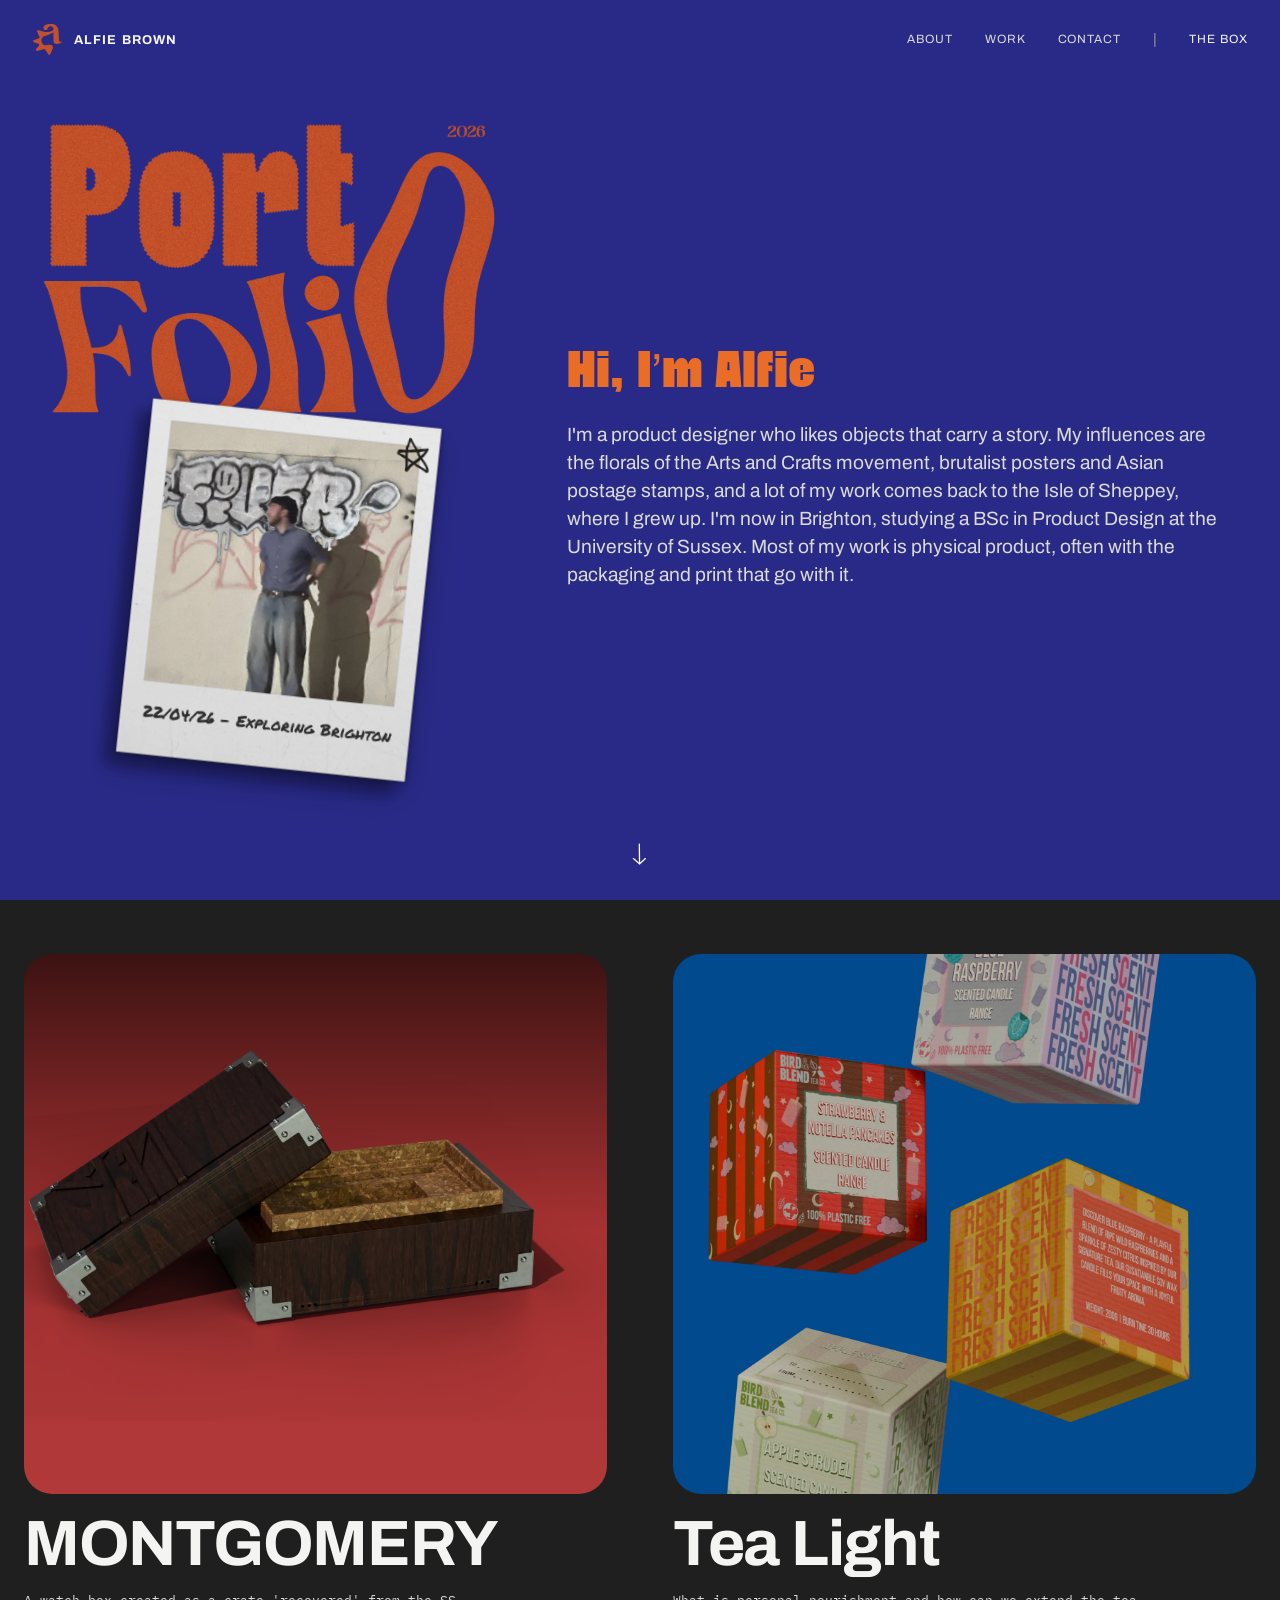
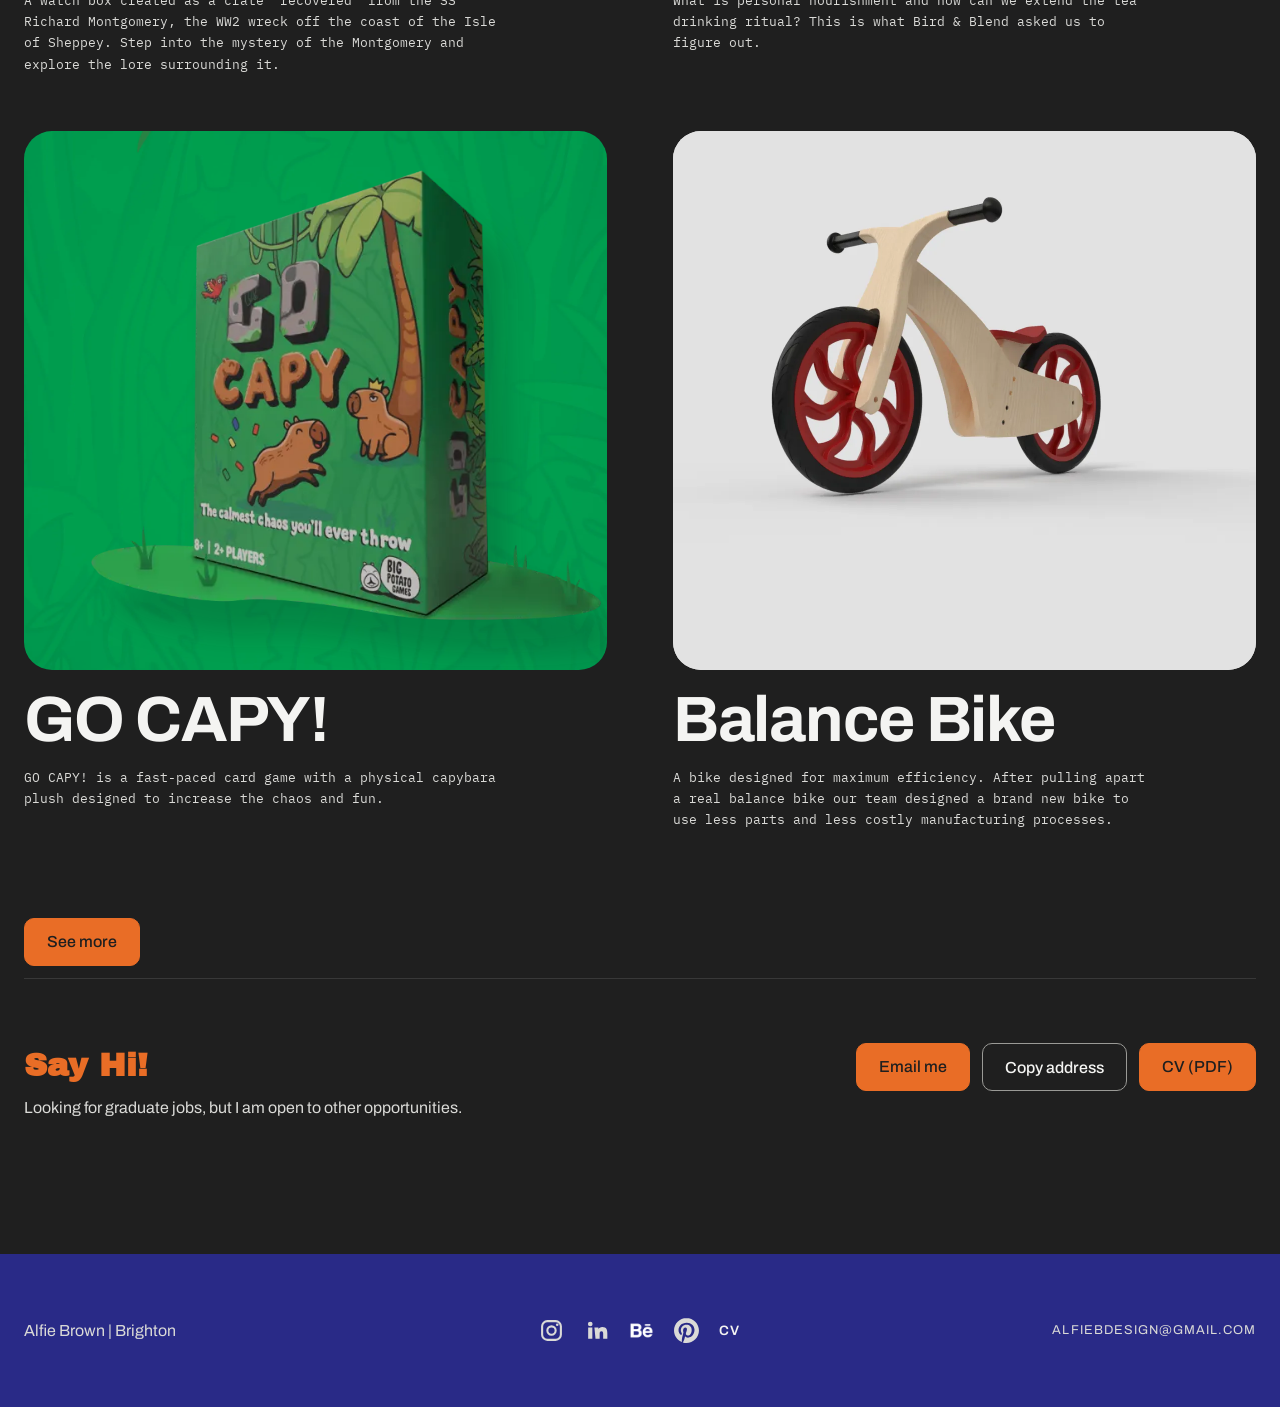
<file: index.html>
<!DOCTYPE html>
<html lang="en">
<head>
  <meta charset="UTF-8">
  <meta name="viewport" content="width=device-width, initial-scale=1.0">
  <title>Alfie Brown — Product Designer</title>
  <link rel="icon" href="/assets/logos/a-logo.svg" type="image/svg+xml">
  <meta name="p:domain_verify" content="923fc2a3b8db4d9ad7adaf1d7f8b4b50"/>
  <meta name="description" content="Alfie Brown is a Brighton-based product designer studying at the University of Sussex, designing physical products and the packaging and print that go with them.">
  <meta property="og:type" content="website">
  <meta property="og:title" content="Alfie Brown — Product Designer">
  <meta property="og:description" content="Alfie Brown is a Brighton-based product designer studying at the University of Sussex, designing physical products and the packaging and print that go with them.">
  <meta property="og:url" content="https://alfiebrowndesign.co.uk/">
  <meta property="og:image" content="https://alfiebrowndesign.co.uk/assets/images/general/share-image.jpg">
  <meta name="twitter:card" content="summary_large_image">
  <meta name="twitter:title" content="Alfie Brown — Product Designer">
  <meta name="twitter:description" content="Alfie Brown is a Brighton-based product designer studying at the University of Sussex, designing physical products and the packaging and print that go with them.">
  <meta name="twitter:image" content="https://alfiebrowndesign.co.uk/assets/images/general/share-image.jpg">
  <link rel="preconnect" href="https://fonts.googleapis.com">
  <link rel="preconnect" href="https://fonts.gstatic.com" crossorigin>
  <link rel="stylesheet" href="https://fonts.googleapis.com/css2?family=Archivo:wght@400;600;700;900&family=Archivo+Black&family=IBM+Plex+Mono:wght@400;500&display=swap">
  <link rel="stylesheet" href="theme-tokens.css">
  <link rel="stylesheet" href="site-header.css">
  <link rel="stylesheet" href="site-footer.css">
  <style>
    /* TODO: confirm Quwela DEMO licence (Ragamkata Studio) allows web use before publishing */
    @font-face {
      font-family: "Quwela";
      src: url("assets/fonts/quwela-demo-regular.ttf") format("truetype");
      font-style: normal;
      font-weight: 400;
      font-display: swap;
    }

    /* --- 1. TOKENS --- */
    :root {
      --bg: var(--bg-page);
      --text: var(--ink-body);
      --muted: var(--ink-muted);
      --paper: var(--bg-page);
      --surface: var(--bg-raised);
      --ink: var(--ink-strong);
      --panel: var(--bg-sunken);
      --panel-2: var(--bg-raised);
      --grid-line: var(--rule);
      --line: var(--rule);
      --line-strong: var(--border-control);
      --hero-bg: var(--brand-indigo);
      --header-h: 80px;
    }

    @media (max-width: 720px) {
      :root { --header-h: 64px; }
    }

    /* --- 2. BASE PAGE STYLES --- */
    * {
      box-sizing: border-box;
      margin: 0;
      padding: 0;
    }

    html {
      scroll-behavior: smooth;
      background: var(--bg-page);
      overflow-x: clip;
    }

    body {
      position: relative;
      background: var(--bg);
      color: var(--ink-body);
      font-family: var(--font-sans);
      min-height: 100vh;
      margin: 0;
      line-height: 1.6;
      overflow-x: hidden;
    }

    h3 {
      font-family: "Quwela", var(--font-sans);
    }

    a {
      color: inherit;
      text-decoration: none;
    }

    .page-shell {
      width: min(1280px, calc(100% - 48px));
      margin: 0 auto;
    }

    body#top > .page-shell {
      min-height: 100vh;
      display: flex;
      flex-direction: column;
      position: relative;
    }

    body#top > .page-shell > main {
      flex: 1;
    }

    main {
      padding-top: 0;
    }

    /* --- 3. HEADER AND MOBILE MENU --- */
    .sticky-header {
      background: transparent;
      border-bottom: 1px solid transparent;
      box-shadow: none;
      backdrop-filter: none;
      -webkit-backdrop-filter: none;
      transition: background-color 300ms ease, border-color 300ms ease, box-shadow 300ms ease;
    }

    .sticky-header.is-scrolled {
      background: rgba(31, 31, 31, 0.82);
      border-bottom-color: var(--rule);
      box-shadow: 0 8px 32px rgba(0, 0, 0, 0.35), inset 0 1px 0 rgba(255, 255, 255, 0.04);
      backdrop-filter: blur(20px) saturate(180%);
      -webkit-backdrop-filter: blur(20px) saturate(180%);
    }

    .site-header-nav a,
    .site-header-box {
      color: var(--ink-body);
    }

    .site-header-nav a:hover,
    .site-header-nav a:focus-visible {
      color: var(--ink-strong);
      text-decoration: underline;
      text-decoration-color: var(--accent);
      text-decoration-thickness: 2px;
      text-underline-offset: 6px;
    }

    .site-header-menu-links a:focus-visible {
      outline: 2px solid var(--focus);
      outline-offset: 6px;
    }

    /* --- 4. HERO SECTION --- */
    .hero {
      position: relative;
      left: 50%;
      min-height: 100svh;
      width: 100vw;
      margin-left: 0;
      transform: translateX(-50%);
      padding: calc(var(--header-h) + 40px) 0 40px;
      background: var(--hero-bg);
    }

    .hero__layout {
      display: grid;
      width: min(1280px, calc(100% - 48px));
      margin: 0 auto;
      grid-template-columns: minmax(0, 1fr) minmax(0, 1.4fr);
      grid-template-rows: auto 1fr;
      grid-template-areas: "word about" "portrait about";
      align-items: start;
      column-gap: clamp(40px, 4vw, 64px);
    }

    .hero__word {
      grid-area: word;
      display: block;
      width: min(100%, 507px, calc((100svh - 500px) * 1.486));
      height: auto;
      justify-self: start;
      margin: 0;
    }

    .hero__about {
      grid-area: about;
      grid-row: 1 / span 2;
      align-self: center;
      scroll-margin-top: 96px;
    }

    .hero__about h1 {
      margin: 0 0 24px;
      color: var(--accent);
      font-family: "Quwela", var(--font-sans);
      font-size: clamp(3rem, 3.75vw, 3.75rem);
      font-weight: 400;
      line-height: 0.95;
    }

    .hero__about p {
      max-width: 60ch;
      color: var(--ink-body);
      font-family: var(--font-sans);
      font-size: 1.2rem;
      line-height: 1.45;
    }

    .hero__portrait {
      grid-area: portrait;
      position: relative;
      z-index: 1;
      display: block;
      width: min(100%, 376px, calc((100svh - 368px) / 1.1507));
      height: auto;
      justify-self: start;
      align-self: start;
      margin: -56px 0 0 clamp(0px, 4vw, 48px);
      transform: rotate(6deg);
      filter: drop-shadow(0 12px 12px rgba(10, 12, 43, 0.35));
    }

    .hero__scroll {
      position: absolute;
      z-index: 2;
      bottom: 0;
      left: 50%;
      display: grid;
      width: 92px;
      height: 92px;
      place-items: center;
      transform: translateX(-50%);
    }

    .hero__scroll img {
      display: block;
      width: 100%;
      height: 100%;
      filter: brightness(0) invert(1);
    }

    .hero__scroll:focus-visible {
      outline: 2px solid var(--ink-strong);
      outline-offset: -12px;
    }

    @media (max-width: 900px) {
      .hero {
        min-height: 100svh;
        padding: calc(var(--header-h) + 24px) 0 40px;
      }

      .hero__layout {
        width: calc(100% - 48px);
        grid-template-columns: minmax(0, 1fr);
        grid-template-rows: auto;
        grid-template-areas: "word" "about" "portrait";
        row-gap: 20px;
      }

      .hero__word {
        width: min(100%, 440px);
        justify-self: center;
      }

      .hero__about {
        grid-row: auto;
        align-self: start;
      }

      .hero__about h1 {
        font-size: clamp(3rem, 14vw, 3.75rem);
      }

      .hero__about p {
        font-size: 1.05rem;
      }

      .hero__portrait {
        width: min(58vw, 230px);
        justify-self: center;
        margin: 0;
      }

      .hero__scroll {
        position: absolute;
        top: calc(100svh - 80px);
        right: 10px;
        bottom: auto;
        left: auto;
        width: 72px;
        height: 72px;
        transform: none;
      }
    }

    /* --- 5. CONTENT SECTIONS --- */
    .projects {
      padding: 54px 0 12px;
      scroll-margin-top: 80px;
    }

    .project-list {
      display: grid;
      grid-template-columns: repeat(2, minmax(0, 1fr));
      gap: 56px clamp(28px, 7vw, 66px);
    }

    .project-item {
      position: relative;
      display: flex;
      min-width: 0;
      flex-direction: column;
    }

    .see-more,
    .see-less {
      display: inline-flex;
      min-height: 48px;
      align-items: center;
      justify-content: center;
      margin: 2rem 0 0;
      padding: 0 22px;
      border: 1px solid var(--accent-deep);
      border-radius: var(--radius-md);
      background: var(--accent-deep);
      color: var(--on-accent);
      cursor: pointer;
      font-family: inherit;
      font-size: 1rem;
      font-weight: 500;
      line-height: 1;
    }

    .see-more:hover,
    .see-more:focus-visible,
    .see-less:hover,
    .see-less:focus-visible {
      background: var(--ink-strong);
      color: var(--on-accent);
    }

    .project-list > .see-more,
    .project-list > .see-less {
      grid-column: 1 / -1;
      justify-self: start;
    }

    .project-thumb {
      position: relative;
      width: 100%;
      aspect-ratio: 1.08;
      overflow: hidden;
      isolation: isolate;
      border-radius: 28px;
      background-color: #1F1F1F;
    }

    .project-thumb img {
      position: absolute;
      inset: 0;
      width: 100%;
      height: 100%;
      object-fit: cover;
      object-position: center;
      transition: scale 600ms cubic-bezier(0.2, 0.8, 0.2, 1);
    }

    .project-thumb img.is-contain {
      object-fit: contain;
    }

    .project-thumb.alt-1 .art-back {
      transform: scale(1.05);
    }

    .project-thumb.alt-1 .art-grass {
      transform: scale(1.18);
      filter: drop-shadow(18px 28px 12px rgba(17, 17, 17, 0.18));
    }

    .project-thumb.alt-2 { background-color: #014A8E; }

    .project-thumb.alt-3 {
      background: linear-gradient(180deg, #3C1212 0%, #AB3333 52%, #B13939 100%);
      background-color: #AB3333;
    }

    .project-thumb.alt-3 img {
      object-position: calc(50% + 30px) center;
      transform: scale(1.2);
    }

    .project-thumb.alt-4 { background-color: #292929; }
    .project-thumb.alt-5 { background-color: #e3e3e3; }
    .project-thumb.alt-6 { background-color: #1a1a1a; }

    .project-item:hover .project-thumb img,
    .project-item:has(.project-meta h3 a:focus-visible) .project-thumb img {
      scale: 1.03;
    }

    .project-item:has(.project-meta h3 a:focus-visible) .project-thumb {
      outline: 2px solid var(--focus);
      outline-offset: 4px;
    }

    .project-meta {
      display: flex;
      flex-direction: column;
      gap: 0.9rem;
      width: 100%;
      max-width: 100%;
      padding: 18px 0 0;
    }

    /* Project titles: big Archivo, same as The Box cards */
    .project-meta h3 {
      color: var(--ink-strong);
      font-family: var(--font-sans);
      font-size: 4rem;
      font-weight: 700;
      letter-spacing: -0.02em;
      line-height: 1;
      text-wrap: balance;
    }

    .project-meta h3 a {
      display: inline;
      padding-bottom: 0.04em;
      color: inherit;
      background: linear-gradient(var(--accent), var(--accent)) left bottom / 0% 4px no-repeat;
      transition: background-size 1s cubic-bezier(0.22, 1, 0.36, 1), color 200ms ease;
    }

    .project-meta h3 a::after {
      content: "";
      position: absolute;
      inset: 0;
    }

    .project-item:hover .project-meta h3 a,
    .project-meta h3 a:focus-visible {
      background-size: 100% 4px;
      color: var(--accent-text);
    }

    .project-meta h3 a:focus-visible {
      outline: none;
    }

    .project-desc {
      max-width: 60ch;
      color: var(--ink-body);
      font-family: "IBM Plex Mono", monospace;
      font-size: 0.8rem;
      line-height: 1.65;
    }

    @media (prefers-reduced-motion: reduce) {
      .project-thumb img,
      .project-meta h3 a {
        transition: none;
      }

      .project-item:hover .project-thumb img,
      .project-item:has(.project-meta h3 a:focus-visible) .project-thumb img {
        scale: 1;
      }
    }

    @media (max-width: 767px) {
      .project-list {
        grid-template-columns: minmax(0, 1fr);
        gap: 3rem;
      }

      .project-meta h3 {
        font-size: clamp(2.25rem, 10vw, 4rem);
      }
    }

    .about-contact {
      display: flex;
      align-items: center;
      justify-content: space-between;
      gap: 40px;
      padding: 64px 0;
      border-top: 1px solid var(--rule);
      scroll-margin-top: 96px;
    }

    .about-contact-copy {
      max-width: 620px;
    }

    .about-contact h2 {
      margin: 0;
      color: var(--accent);
      font-family: var(--font-display);
      font-size: 2rem;
      font-weight: 900;
      line-height: 1;
    }

    .about-contact-copy p {
      max-width: 52ch;
      margin: 14px 0 0;
      color: var(--ink-body);
      font-family: var(--font-sans);
      font-size: 1rem;
      line-height: 1.5;
    }

    .contact-links {
      display: flex;
      flex: 0 0 auto;
      flex-wrap: wrap;
      align-items: center;
      justify-content: flex-end;
      gap: 0.75rem;
    }

    .about-email-link,
    .cv-button {
      display: inline-flex;
      min-height: 48px;
      align-items: center;
      justify-content: center;
      padding: 0 22px;
      border: 1px solid var(--accent-deep);
      border-radius: var(--radius-md);
      background: var(--accent-deep);
      color: var(--on-accent);
      font-family: inherit;
      font-size: 1rem;
      font-weight: 500;
      white-space: nowrap;
      cursor: pointer;
    }

    .about-email-link:hover,
    .about-email-link:focus-visible,
    .cv-button:hover,
    .cv-button:focus-visible {
      background: var(--ink-strong);
      color: var(--on-accent);
    }

    .copy-email {
      display: inline-flex;
      min-height: 48px;
      align-items: center;
      justify-content: center;
      padding: 0 22px;
      border: 1px solid var(--ink-muted);
      border-radius: var(--radius-md);
      background: transparent;
      color: var(--ink-strong);
      font-family: inherit;
      font-size: 1rem;
      font-weight: 500;
      white-space: nowrap;
      cursor: pointer;
    }

    .copy-email:hover,
    .copy-email:focus-visible {
      border-color: var(--ink-strong);
    }

    .about-email-link:focus-visible,
    .cv-button:focus-visible,
    .copy-email:focus-visible {
      outline: 2px solid var(--focus);
      outline-offset: 3px;
    }

    .contact-status {
      flex-basis: 100%;
      min-height: 1.5em;
      max-width: none;
      margin: 0;
      color: var(--ink-muted);
      font-size: 0.95rem;
      text-align: right;
    }

    @media (max-width: 767px) {
      .about-contact {
        flex-direction: column;
        align-items: flex-start;
        padding: 48px 0;
      }

      .about-contact .about-email-link {
        align-self: stretch;
      }

      .contact-links {
        justify-content: flex-start;
      }

      .contact-status {
        text-align: left;
      }

    }

    .hidden-project {
      display: none;
    }

    .visually-hidden {
      position: absolute;
      width: 1px;
      height: 1px;
      overflow: hidden;
      clip-path: inset(50%);
      white-space: nowrap;
    }

    .hidden-control {
      display: none;
    }

    .site-header-menu-panel {
      transition: opacity 180ms ease, visibility 0s linear 180ms;
    }

    .site-header-menu-panel.is-open {
      transition: opacity 180ms ease, visibility 0s;
    }
  </style>
</head>
<body id="top">

  <div class="page-shell">
    <header class="sticky-header site-header">
      <div class="site-header-left">
        <a class="site-header-brand" href="/" aria-label="Back to home"><img class="site-header-logo" src="assets/logos/a-logo.svg" alt="Alfie Brown logo"><span>Alfie Brown</span></a>
      </div>
      <div class="site-header-right">
        <nav class="site-header-nav" aria-label="Main navigation">
          <a href="#about">About</a>
          <a href="#work">Work</a>
          <a href="#contact">Contact</a>
        </nav>
        <span class="site-header-divider" aria-hidden="true">|</span>
        <a class="site-header-box" href="/the-box/">The Box</a>
        <button class="site-header-menu-toggle" type="button" aria-label="Open menu" aria-expanded="false" aria-controls="menu-panel">
          <span></span>
          <span></span>
          <span></span>
        </button>
      </div>
    </header>
    <div class="site-header-menu-panel" id="menu-panel" aria-hidden="true">
      <nav class="site-header-menu-links" aria-label="Mobile navigation">
        <a href="#about">About</a>
        <a href="#work">Work</a>
        <a href="#contact">Contact</a>
      </nav>
    </div>

    <main>
      <section class="hero" aria-label="Introduction">
        <div class="hero__layout">
          <img class="hero__word" src="assets/logos/portfolio-word.webp" width="1200" height="789" alt="Portfolio, 2026" fetchpriority="high">
          <div class="hero__about" id="about">
            <h1>Hi, I&rsquo;m Alfie</h1>
            <p>I'm a product designer who likes objects that carry a story. My influences are the florals of the Arts and Crafts movement, brutalist posters and Asian postage stamps, and a lot of my work comes back to the Isle of Sheppey, where I grew up. I'm now in Brighton, studying a BSc in Product Design at the University of Sussex. Most of my work is physical product, often with the packaging and print that go with it.</p>
          </div>
          <img class="hero__portrait" src="assets/images/general/polaroid.webp" alt="Alfie exploring Brighton">
        </div>
        <a class="hero__scroll" href="#work" aria-label="Scroll to selected work"><img src="assets/images/general/arrow-jump-down-lottie.svg" alt=""></a>
      </section>

      <section class="projects" id="work" aria-labelledby="work-title">
        <h2 class="visually-hidden" id="work-title">Selected work</h2>
        <div class="project-list" id="project-list">
          <article class="project-item">
            <div class="project-thumb alt-3"><img src="assets/images/the-montgomery/general/open-corner-13-05-26.webp" width="1920" height="1080" class="is-contain" alt="Montgomery watch box opened to reveal the cork-lined interior" loading="lazy"></div>
            <div class="project-meta">
              <h3><a href="the-montgomery">MONTGOMERY</a></h3>
              <p class="project-desc">A watch box created as a crate 'recovered' from the SS Richard Montgomery, the WW2 wreck off the coast of the Isle of Sheppey. Step into the mystery of the Montgomery and explore the lore surrounding it.</p>
            </div>
          </article>
          <article class="project-item">
            <div class="project-thumb alt-2"><img src="assets/images/tea-light/general/falling-real.webp" width="1644" height="2141" alt="Bird &amp; Blend tea light product render" loading="lazy"></div>
            <div class="project-meta">
              <h3><a href="tea-light">Tea Light</a></h3>
              <p class="project-desc">What is personal nourishment and how can we extend the tea drinking ritual? This is what Bird &amp; Blend asked us to figure out.</p>
            </div>
          </article>
          <article class="project-item">
            <div class="project-thumb alt-1">
              <img class="art-back" src="assets/images/go-capy/general/background.webp" width="3508" height="2481" alt="Go Capy! card game artwork" loading="lazy">
              <img class="art-grass" src="assets/images/go-capy/general/go-capy-grass.webp" width="1086" height="768" alt="" loading="lazy">
            </div>
            <div class="project-meta">
              <h3><a href="go-capy">GO CAPY!</a></h3>
              <p class="project-desc">GO CAPY! is a fast-paced card game with a physical capybara plush designed to increase the chaos and fun.</p>
            </div>
          </article>
          <article class="project-item">
            <div class="project-thumb alt-5"><img src="assets/images/balance-bike/general/render-6.webp" width="1166" height="1288" alt="Render of the redesigned balance bike" loading="lazy"></div>
            <div class="project-meta">
              <h3><a href="balance-bike">Balance Bike</a></h3>
              <p class="project-desc">A bike designed for maximum efficiency. After pulling apart a real balance bike our team designed a brand new bike to use less parts and less costly manufacturing processes.</p>
            </div>
          </article>
          <article class="project-item hidden-project">
            <div class="project-thumb alt-7"><img src="assets/images/the-bubble/general/bubble-a4.webp" width="1365" height="768" alt="The Bubble project artwork" loading="lazy"></div>
            <div class="project-meta">
              <h3><a href="the-bubble">The Bubble</a></h3>
              <p class="project-desc">A library self checkout designed to include visually impaired users into a process they have been excluded from.</p>
            </div>
          </article>
          <article class="project-item hidden-project">
            <div class="project-thumb alt-6"><img src="assets/images/captured/general/captured-render.webp" width="1400" height="934" alt="Captured poster with a photograph of Sheerness inside the letters" loading="lazy"></div>
            <div class="project-meta">
              <h3><a href="captured">Graphic design</a></h3>
              <p class="project-desc">A collection of posters, graphics etc. This is an ongoing process so be sure to check back for more additions!</p>
            </div>
          </article>
          <article class="project-item hidden-project">
            <div class="project-thumb alt-4"><img class="is-contain" src="assets/images/runit/general/uuhhh.webp" width="1920" height="1080" alt="RunIt adjustable running belt" loading="lazy"></div>
            <div class="project-meta">
              <h3><a href="runit">RunIt</a></h3>
              <p class="project-desc">A modular running belt designed to be for 'all of the people all of the time'.</p>
            </div>
          </article>
          <button class="see-more" type="button" aria-controls="project-list" aria-expanded="false">See more</button>
          <button class="see-less hidden-control" type="button" aria-controls="project-list" aria-expanded="true">Show less</button>
        </div>
      </section>

      <section class="about-contact" id="contact" aria-labelledby="contact-title">
        <div class="about-contact-copy">
          <h2 id="contact-title">Say Hi!</h2>
          <p>Looking for graduate jobs, but I am open to other opportunities.</p>
        </div>
        <div class="contact-links">
          <a class="about-email-link" href="mailto:alfiebdesign@gmail.com?subject=Portfolio%20enquiry">Email me</a>
          <button class="copy-email" type="button" data-email="alfiebdesign@gmail.com">Copy address</button>
          <a class="cv-button" href="assets/files/alfie-brown-cv.pdf" target="_blank" rel="noopener noreferrer">CV (PDF)</a>
          <p class="contact-status" role="status" aria-live="polite"></p>
        </div>
      </section>

    </main>

    <footer class="site-footer">
      <div class="footer-copy">
        <span>Alfie Brown | Brighton</span>
      </div>
      <div class="footer-social">
        <a class="instagram-link" href="https://www.instagram.com/alfiebdesign/" target="_blank" rel="noopener noreferrer" aria-label="Instagram"><svg viewBox="0 0 24 24" aria-hidden="true"><defs><linearGradient id="instagram-gradient-fill" x1="0" y1="24" x2="24" y2="0" gradientUnits="userSpaceOnUse"><stop offset="0" stop-color="#feda75"/><stop offset="0.5" stop-color="#d62976"/><stop offset="1" stop-color="#4f5bd5"/></linearGradient></defs><rect x="3" y="3" width="18" height="18" rx="5" fill="none" stroke="currentColor" stroke-width="2"/><circle cx="12" cy="12" r="4" fill="none" stroke="currentColor" stroke-width="2"/><circle cx="17.5" cy="6.5" r="1.25" fill="currentColor"/><g class="instagram-gradient" fill="none" stroke="url(#instagram-gradient-fill)" stroke-width="2"><rect x="3" y="3" width="18" height="18" rx="5"/><circle cx="12" cy="12" r="4"/></g><circle class="instagram-gradient" cx="17.5" cy="6.5" r="1.25" fill="url(#instagram-gradient-fill)"/></svg></a>
        <a class="linkedin-link" href="https://www.linkedin.com/in/alfie-brown-148322386" target="_blank" rel="noopener noreferrer" aria-label="LinkedIn"><svg viewBox="0 0 24 24" aria-hidden="true"><path fill="currentColor" d="M4 9h4v11H4zM6 3.5a2.25 2.25 0 1 1 0 4.5 2.25 2.25 0 0 1 0-4.5zM10 9h3.8v1.6h.05c.53-1 1.83-2 3.77-2 4.03 0 4.78 2.65 4.78 6.1V20h-4v-4.7c0-1.12-.02-2.56-1.56-2.56-1.56 0-1.8 1.22-1.8 2.48V20h-4z"/></svg></a>
        <a class="behance-link" href="https://www.behance.net/alfiebrown15" target="_blank" rel="noopener noreferrer" aria-label="Behance"><img src="assets/logos/behance.webp" alt="" aria-hidden="true"></a>
        <a class="pinterest-link" href="https://uk.pinterest.com/AlfieBrownDesign/" target="_blank" rel="noopener noreferrer" aria-label="Pinterest"><svg viewBox="0 0 24 24" aria-hidden="true"><path fill="currentColor" d="M12.017 0C5.396 0 .029 5.367.029 11.987c0 5.079 3.158 9.417 7.618 11.162-.105-.949-.199-2.403.041-3.439.219-.937 1.406-5.957 1.406-5.957s-.359-.72-.359-1.781c0-1.663.967-2.911 2.168-2.911 1.024 0 1.518.769 1.518 1.688 0 1.029-.653 2.567-.992 3.992-.285 1.193.6 2.165 1.775 2.165 2.128 0 3.768-2.245 3.768-5.487 0-2.861-2.063-4.869-5.008-4.869-3.41 0-5.409 2.562-5.409 5.199 0 1.033.394 2.143.889 2.741.099.12.112.225.085.345-.09.375-.293 1.199-.334 1.363-.053.225-.172.271-.401.165-1.495-.69-2.433-2.878-2.433-4.646 0-3.776 2.748-7.252 7.92-7.252 4.158 0 7.392 2.967 7.392 6.923 0 4.135-2.607 7.462-6.233 7.462-1.214 0-2.354-.629-2.758-1.379l-.749 2.848c-.269 1.045-1.004 2.352-1.498 3.146 1.123.345 2.306.535 3.55.535 6.607 0 11.985-5.365 11.985-11.987C23.97 5.39 18.592.026 11.985.026L12.017 0z"/></svg></a>
        <a class="footer-cv" href="assets/files/alfie-brown-cv.pdf" target="_blank" rel="noopener noreferrer">CV</a>
      </div>
      <div class="footer-meta">
        <a href="mailto:alfiebdesign@gmail.com">alfiebdesign@gmail.com</a>
      </div>
    </footer>
  </div>

  <script>
    const header = document.querySelector('.sticky-header');
    const menuToggle = document.querySelector('.site-header-menu-toggle');
    const menuPanel = document.getElementById('menu-panel');
    const menuLinks = menuPanel.querySelectorAll('a');

    const syncHeaderState = () => header.classList.toggle('is-scrolled', window.scrollY > 40);
    window.addEventListener('scroll', syncHeaderState, { passive: true });
    syncHeaderState();

    const setMenu = (open, returnFocus = false) => {
      menuToggle.setAttribute('aria-expanded', String(open));
      menuToggle.setAttribute('aria-label', open ? 'Close menu' : 'Open menu');
      menuPanel.classList.toggle('is-open', open);
      menuPanel.setAttribute('aria-hidden', String(!open));
      document.body.classList.toggle('site-menu-open', open);
      if (open) menuLinks[0].focus();
      else if (returnFocus) menuToggle.focus();
    };

    menuToggle.addEventListener('click', () => setMenu(menuToggle.getAttribute('aria-expanded') !== 'true'));
    menuLinks.forEach((link) => link.addEventListener('click', () => {
      setMenu(false);
      setTimeout(() => menuToggle.focus());
    }));
    document.addEventListener('keydown', (event) => {
      if (event.key === 'Escape' && menuToggle.getAttribute('aria-expanded') === 'true') setMenu(false, true);
    });

    const projectItems = Array.from(document.querySelectorAll('.project-item'));
    const seeMoreButton = document.querySelector('.see-more');
    const seeLessButton = document.querySelector('.see-less');

    seeMoreButton.addEventListener('click', () => {
      projectItems.forEach((project) => project.classList.remove('hidden-project'));
      seeMoreButton.classList.add('hidden-control');
      seeLessButton.classList.remove('hidden-control');
      seeMoreButton.setAttribute('aria-expanded', 'true');
      seeLessButton.setAttribute('aria-expanded', 'true');
      seeLessButton.focus({ preventScroll: true });
    });

    seeLessButton.addEventListener('click', () => {
      projectItems.forEach((project, index) => {
        project.classList.toggle('hidden-project', index >= 4);
      });
      seeLessButton.classList.add('hidden-control');
      seeMoreButton.classList.remove('hidden-control');
      seeMoreButton.setAttribute('aria-expanded', 'false');
      seeLessButton.setAttribute('aria-expanded', 'false');
      seeMoreButton.focus({ preventScroll: true });
    });

    const copyButton = document.querySelector('.copy-email');
    const copyStatus = document.querySelector('.contact-status');
    let copyStatusTimer;

    const copyText = async (text) => {
      try {
        await navigator.clipboard.writeText(text);
      } catch (error) {
        // Fallback for browsers without the async clipboard API
        const field = document.createElement('textarea');
        field.value = text;
        field.setAttribute('readonly', '');
        field.style.position = 'fixed';
        field.style.opacity = '0';
        document.body.appendChild(field);
        field.select();
        const copied = document.execCommand('copy');
        field.remove();
        if (!copied) throw error;
      }
    };

    copyButton.addEventListener('click', async () => {
      const address = copyButton.dataset.email;
      try {
        await copyText(address);
        copyStatus.textContent = `Copied ${address}`;
      } catch (error) {
        copyStatus.textContent = `Couldn't copy it automatically. The address is ${address}`;
      }
      clearTimeout(copyStatusTimer);
      copyStatusTimer = setTimeout(() => { copyStatus.textContent = ''; }, 8000);
    });
  </script>
</body>
</html>
</file>
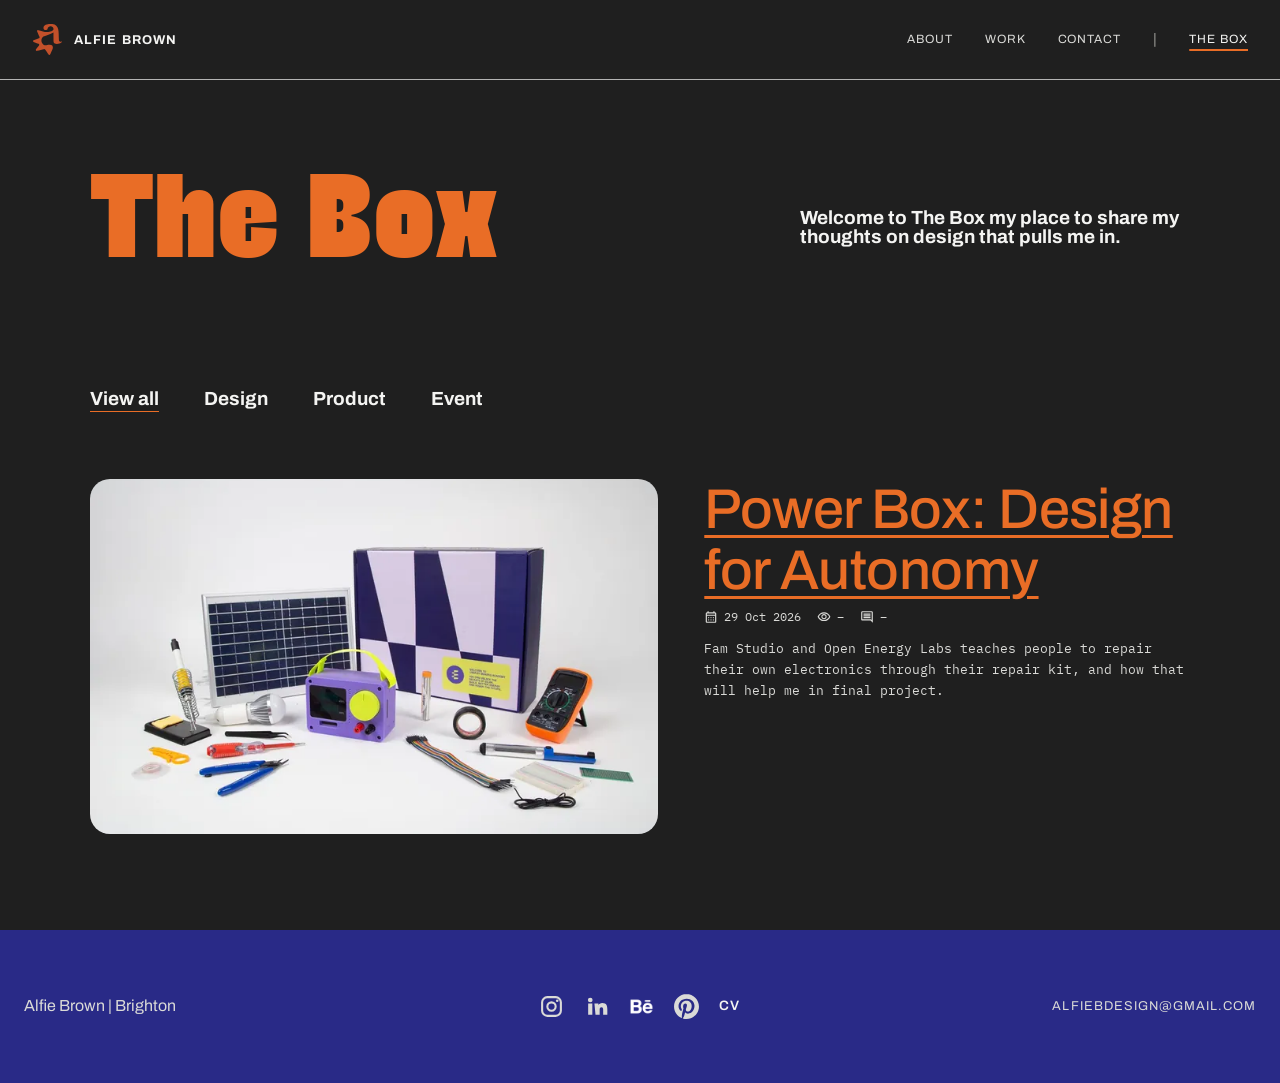
<file: blog/index.html>
<!DOCTYPE html>
<html lang="en">
<head>
  <meta charset="UTF-8">
  <title>Moved | Alfie Brown</title>
  <meta name="robots" content="noindex">
  <link rel="canonical" href="https://alfiebrowndesign.co.uk/the-box/">
  <meta http-equiv="refresh" content="0; url=/the-box/">
  <script>location.replace("/the-box/" + location.hash);</script>
</head>
<body>
  <p>This page has moved to <a href="/the-box/">/the-box/</a>.</p>
</body>
</html>
</file>
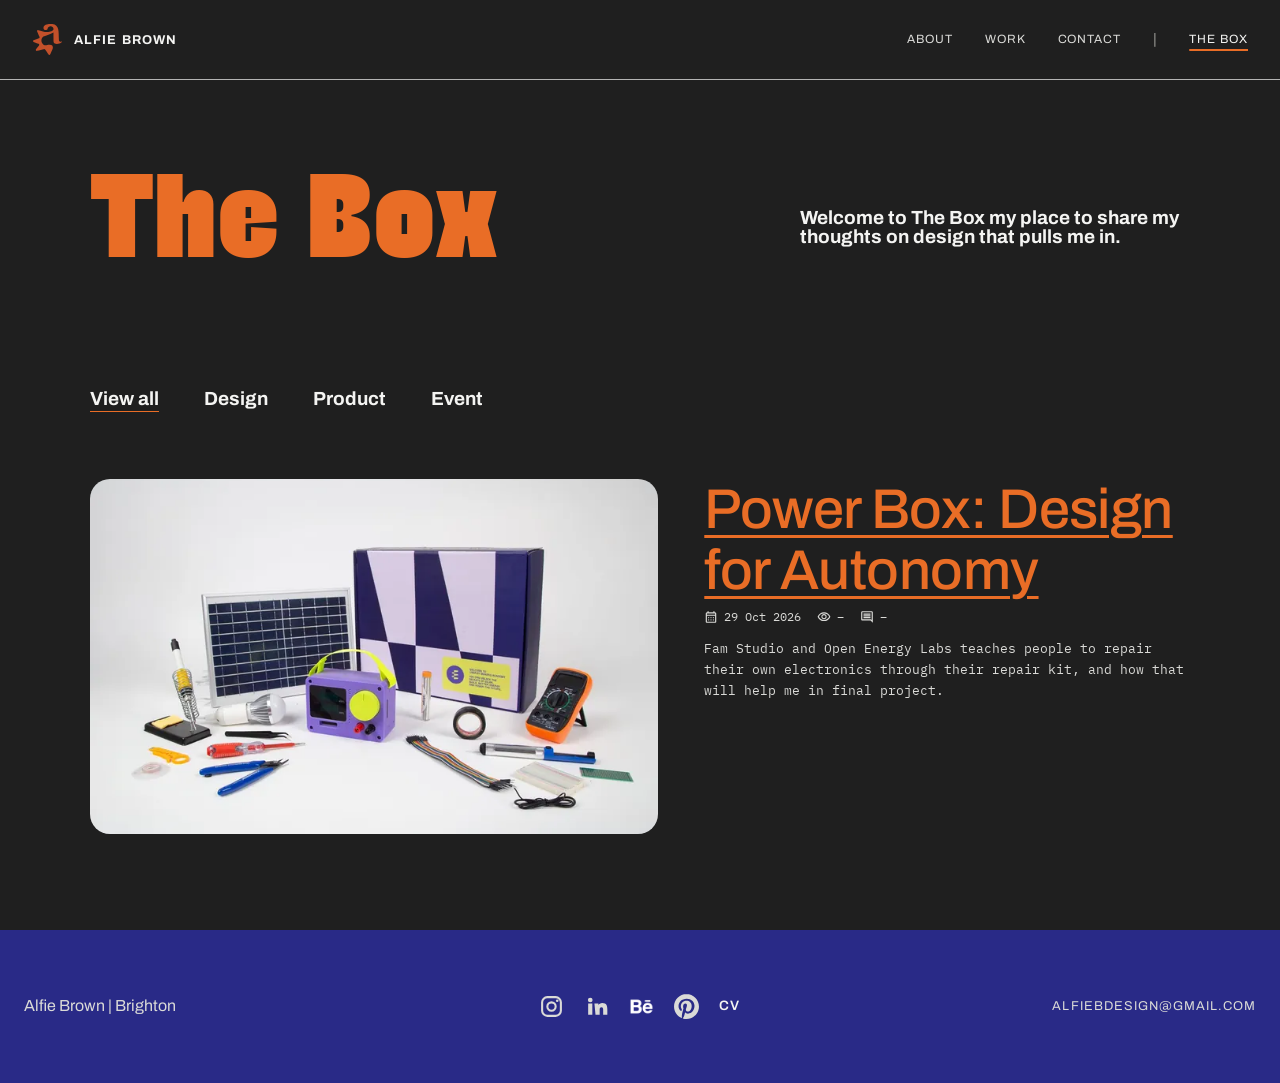
<file: the-box/index.html>
<!DOCTYPE html>
<html lang="en">
<head>
  <meta charset="UTF-8">
  <meta name="viewport" content="width=device-width, initial-scale=1.0">
  <title>The Box | Alfie Brown</title>
  <link rel="icon" href="/assets/logos/a-logo.svg" type="image/svg+xml">
  <meta name="description" content="The Box: where Brighton-based product designer Alfie Brown talks about design that pulls him in.">
  <link rel="canonical" href="https://alfiebrowndesign.co.uk/the-box/">
  <meta property="og:type" content="website">
  <meta property="og:title" content="The Box | Alfie Brown">
  <meta property="og:description" content="The Box: where Brighton-based product designer Alfie Brown talks about design that pulls him in.">
  <meta property="og:url" content="https://alfiebrowndesign.co.uk/the-box/">
  <meta property="og:image" content="https://alfiebrowndesign.co.uk/assets/images/general/share-image.jpg">
  <meta name="twitter:card" content="summary_large_image">
  <meta name="twitter:title" content="The Box | Alfie Brown">
  <meta name="twitter:description" content="The Box: where Brighton-based product designer Alfie Brown talks about design that pulls him in.">
  <meta name="twitter:image" content="https://alfiebrowndesign.co.uk/assets/images/general/share-image.jpg">
  <link rel="preconnect" href="https://fonts.googleapis.com">
  <link rel="preconnect" href="https://fonts.gstatic.com" crossorigin>
  <link rel="stylesheet" href="https://fonts.googleapis.com/css2?family=Archivo:wght@400;600;700;900&family=Archivo+Black&family=IBM+Plex+Mono:wght@400;500&display=swap">
  <link rel="stylesheet" href="/theme-tokens.css">
  <link rel="stylesheet" href="/site-header.css">
  <link rel="stylesheet" href="/site-footer.css">
  <link rel="stylesheet" href="/the-box/box.css">
</head>
<body id="top" class="box-page">
  <div class="page-shell">
    <header class="sticky-header site-header">
      <div class="site-header-left">
        <a class="site-header-brand" href="/" aria-label="Back to home"><img class="site-header-logo" src="/assets/logos/a-logo.svg" alt="Alfie Brown logo"><span>Alfie Brown</span></a>
      </div>
      <div class="site-header-right">
        <nav class="site-header-nav" aria-label="Main navigation">
          <a href="/#about">About</a>
          <a href="/#work">Work</a>
          <a href="/#contact">Contact</a>
        </nav>
        <span class="site-header-divider" aria-hidden="true">|</span>
        <a class="site-header-box" href="/the-box/" aria-current="page">The Box</a>
        <button class="site-header-menu-toggle" type="button" aria-label="Open menu" aria-expanded="false" aria-controls="menu-panel">
          <span></span>
          <span></span>
          <span></span>
        </button>
      </div>
    </header>
    <div class="site-header-menu-panel" id="menu-panel" aria-hidden="true">
      <nav class="site-header-menu-links" aria-label="Mobile navigation">
        <a href="/#about">About</a>
        <a href="/#work">Work</a>
        <a href="/#contact">Contact</a>
      </nav>
    </div>

    <main>
      <section class="blog-hero blog-hero--plain box-hero" aria-labelledby="blog-title">
        <div class="blog-hero__inner">
          <h1 id="blog-title">The Box</h1>
          <p>Welcome to The Box my place to share my thoughts on design that pulls me in.</p>
        </div>
      </section>

      <section class="posts box-posts" aria-labelledby="posts-title">
        <h2 class="visually-hidden" id="posts-title">Posts</h2>
        <div class="box-filters" role="group" aria-label="Show posts by category">
          <button type="button" data-filter="all" aria-pressed="true">View all</button>
          <button type="button" data-filter="design" aria-pressed="false">Design</button>
          <button type="button" data-filter="product" aria-pressed="false">Product</button>
          <button type="button" data-filter="event" aria-pressed="false">Event</button>
        </div>

        <!--
          Posts go in .post-list, newest first. Copy this block for each one:

          <article class="post-item" data-category="design">  (design, product or event)
            <div class="post-thumb"><img src="/assets/images/the-box/POST-IMAGE.webp" alt="DESCRIBE THE IMAGE" loading="lazy"></div>
            <div class="post-meta">
              <h3><a href="/the-box/POST-SLUG">Post title</a></h3>
              (copy the <ul class="post-stats"> block from the Power Box card, then change the date
               and the POST-SLUG in data-views and data-comments)
              <p class="post-desc">One or two sentences on what the post is about.</p>
            </div>
          </article>

          No photo yet? Use <div class="post-thumb post-thumb--type" aria-hidden="true"><span>Short title</span></div> instead.
        -->
        <div class="post-list">
          <article class="post-item" data-category="product">
            <div class="post-thumb"><img src="/assets/images/the-box/power-box-kit.webp" width="720" height="540" alt="The Energy Makers Academy kit: a purple Power Box with a yellow dial and handle, a small solar panel, a bulb, a multimeter, soldering tools, wires and a breadboard, in front of the purple and lilac kit box" loading="lazy"></div>
            <div class="post-meta">
              <h3><a href="/the-box/power-box-design-for-autonomy">Power Box: Design for Autonomy</a></h3>
              <ul class="post-stats">
                <li title="Date"><svg viewBox="0 0 24 24" width="18" height="18" fill="currentColor" aria-hidden="true" focusable="false"><path d="M5,22q-0.83,0-1.41-0.59T3,20V6Q3,5.18 3.59,4.59T5,4H6V2H8V4h8V2h2V4h1q0.83,0 1.41,0.59Q21,5.18 21,6V20q0,0.82-0.59,1.41T19,22H5Zm0-2H19V10H5V20ZM5,8H19V6H5V8ZM5,8V6V8Zm7,6q-0.42,0-0.71-0.29Q11,13.43 11,13t0.29-0.71T12,12t0.71,0.29T13,13t-0.29,0.71T12,14ZM7.29,13.71Q7,13.43 7,13t0.29-0.71T8,12t0.71,0.29T9,13T8.71,13.71T8,14q-0.42,0-0.71-0.29ZM16,14q-0.42,0-0.71-0.29Q15,13.43 15,13t0.29-0.71T16,12q0.43,0 0.71,0.29T17,13t-0.29,0.71T16,14Zm-4,4q-0.42,0-0.71-0.29Q11,17.43 11,17t0.29-0.71T12,16t0.71,0.29T13,17t-0.29,0.71T12,18ZM7.29,17.71Q7,17.43 7,17t0.29-0.71T8,16t0.71,0.29T9,17T8.71,17.71T8,18q-0.42,0-0.71-0.29ZM16,18q-0.42,0-0.71-0.29Q15,17.43 15,17t0.29-0.71T16,16q0.43,0 0.71,0.29T17,17t-0.29,0.71T16,18Z"/></svg><time datetime="2026-10-29">29 Oct 2026</time></li>
                <li title="Views"><svg viewBox="0 0 24 24" width="18" height="18" fill="currentColor" aria-hidden="true" focusable="false"><path d="M15.19,14.69q1.31-1.31 1.31-3.19T15.19,8.31T12,7T8.81,8.31T7.5,11.5t1.31,3.19T12,16t3.19-1.31Zm-5.1-1.28Q9.3,12.63 9.3,11.5t0.79-1.91T12,8.8t1.91,0.79q0.79,0.79 0.79,1.91t-0.79,1.91T12,14.2t-1.91-0.79ZM5.35,16.96Q2.35,14.93 1,11.5Q2.35,8.07 5.35,6.04T12,4t6.65,2.04T23,11.5q-1.35,3.42-4.35,5.46T12,19T5.35,16.96ZM12,11.5Zm5.19,4.01q2.36-1.49 3.61-4.01q-1.25-2.53-3.61-4.01T12,6Q9.18,6 6.81,7.49T3.2,11.5q1.25,2.52 3.61,4.01T12,17t5.19-1.49Z"/></svg><span data-views="power-box-design-for-autonomy">–</span><span class="visually-hidden"> views</span></li>
                <li title="Comments"><svg viewBox="0 0 24 24" width="18" height="18" fill="currentColor" aria-hidden="true" focusable="false"><path d="M6,14H18V12H6v2Zm0-3H18V9H6v2ZM6,8H18V6H6V8ZM22,22l-4-4H4q-0.82,0-1.41-0.59T2,16V4Q2,3.17 2.59,2.59T4,2H20q0.83,0 1.41,0.59T22,4V22ZM4,16H18.85L20,17.13V4H4V16Zm0,0V4V16Z"/></svg><span data-comments="power-box-design-for-autonomy">–</span><span class="visually-hidden"> comments</span></li>
              </ul>
              <p class="post-desc">Fam Studio and Open Energy Labs teaches people to repair their own electronics through their repair kit, and how that will help me in final project.</p>
            </div>
          </article>
        </div>
        <p class="box-filter-empty" hidden>No posts here yet. Check back soon.</p>
      </section>
    </main>

    <footer class="site-footer">
      <div class="footer-copy">
        <span>Alfie Brown | Brighton</span>
      </div>
      <div class="footer-social">
        <a class="instagram-link" href="https://www.instagram.com/alfiebdesign/" target="_blank" rel="noopener noreferrer" aria-label="Instagram"><svg viewBox="0 0 24 24" aria-hidden="true"><defs><linearGradient id="instagram-gradient-fill" x1="0" y1="24" x2="24" y2="0" gradientUnits="userSpaceOnUse"><stop offset="0" stop-color="#feda75"/><stop offset="0.5" stop-color="#d62976"/><stop offset="1" stop-color="#4f5bd5"/></linearGradient></defs><rect x="3" y="3" width="18" height="18" rx="5" fill="none" stroke="currentColor" stroke-width="2"/><circle cx="12" cy="12" r="4" fill="none" stroke="currentColor" stroke-width="2"/><circle cx="17.5" cy="6.5" r="1.25" fill="currentColor"/><g class="instagram-gradient" fill="none" stroke="url(#instagram-gradient-fill)" stroke-width="2"><rect x="3" y="3" width="18" height="18" rx="5"/><circle cx="12" cy="12" r="4"/></g><circle class="instagram-gradient" cx="17.5" cy="6.5" r="1.25" fill="url(#instagram-gradient-fill)"/></svg></a>
        <a class="linkedin-link" href="https://www.linkedin.com/in/alfie-brown-148322386" target="_blank" rel="noopener noreferrer" aria-label="LinkedIn"><svg viewBox="0 0 24 24" aria-hidden="true"><path fill="currentColor" d="M4 9h4v11H4zM6 3.5a2.25 2.25 0 1 1 0 4.5 2.25 2.25 0 0 1 0-4.5zM10 9h3.8v1.6h.05c.53-1 1.83-2 3.77-2 4.03 0 4.78 2.65 4.78 6.1V20h-4v-4.7c0-1.12-.02-2.56-1.56-2.56-1.56 0-1.8 1.22-1.8 2.48V20h-4z"/></svg></a>
        <a class="behance-link" href="https://www.behance.net/alfiebrown15" target="_blank" rel="noopener noreferrer" aria-label="Behance"><img src="/assets/logos/behance.webp" alt="" aria-hidden="true"></a>
        <a class="pinterest-link" href="https://uk.pinterest.com/AlfieBrownDesign/" target="_blank" rel="noopener noreferrer" aria-label="Pinterest"><svg viewBox="0 0 24 24" aria-hidden="true"><path fill="currentColor" d="M12.017 0C5.396 0 .029 5.367.029 11.987c0 5.079 3.158 9.417 7.618 11.162-.105-.949-.199-2.403.041-3.439.219-.937 1.406-5.957 1.406-5.957s-.359-.72-.359-1.781c0-1.663.967-2.911 2.168-2.911 1.024 0 1.518.769 1.518 1.688 0 1.029-.653 2.567-.992 3.992-.285 1.193.6 2.165 1.775 2.165 2.128 0 3.768-2.245 3.768-5.487 0-2.861-2.063-4.869-5.008-4.869-3.41 0-5.409 2.562-5.409 5.199 0 1.033.394 2.143.889 2.741.099.12.112.225.085.345-.09.375-.293 1.199-.334 1.363-.053.225-.172.271-.401.165-1.495-.69-2.433-2.878-2.433-4.646 0-3.776 2.748-7.252 7.92-7.252 4.158 0 7.392 2.967 7.392 6.923 0 4.135-2.607 7.462-6.233 7.462-1.214 0-2.354-.629-2.758-1.379l-.749 2.848c-.269 1.045-1.004 2.352-1.498 3.146 1.123.345 2.306.535 3.55.535 6.607 0 11.985-5.365 11.985-11.987C23.97 5.39 18.592.026 11.985.026L12.017 0z"/></svg></a>
        <a class="footer-cv" href="/assets/files/alfie-brown-cv.pdf" target="_blank" rel="noopener noreferrer">CV</a>
      </div>
      <div class="footer-meta">
        <a href="mailto:alfiebdesign@gmail.com">alfiebdesign@gmail.com</a>
      </div>
    </footer>
  </div>

  <script src="/the-box/box.js" defer></script>
  <script>
    const header = document.querySelector('.sticky-header');
    const menuToggle = document.querySelector('.site-header-menu-toggle');
    const menuPanel = document.getElementById('menu-panel');
    const menuLinks = menuPanel.querySelectorAll('a');

    const syncHeaderState = () => header.classList.toggle('is-scrolled', window.scrollY > 40);
    window.addEventListener('scroll', syncHeaderState, { passive: true });
    syncHeaderState();

    const setMenu = (open, returnFocus = false) => {
      menuToggle.setAttribute('aria-expanded', String(open));
      menuToggle.setAttribute('aria-label', open ? 'Close menu' : 'Open menu');
      menuPanel.classList.toggle('is-open', open);
      menuPanel.setAttribute('aria-hidden', String(!open));
      document.body.classList.toggle('site-menu-open', open);
      if (open) menuLinks[0].focus();
      else if (returnFocus) menuToggle.focus();
    };

    menuToggle.addEventListener('click', () => setMenu(menuToggle.getAttribute('aria-expanded') !== 'true'));
    menuLinks.forEach((link) => link.addEventListener('click', () => setMenu(false)));
    document.addEventListener('keydown', (event) => {
      if (event.key === 'Escape' && menuToggle.getAttribute('aria-expanded') === 'true') setMenu(false, true);
    });
  </script>
</body>
</html>
</file>
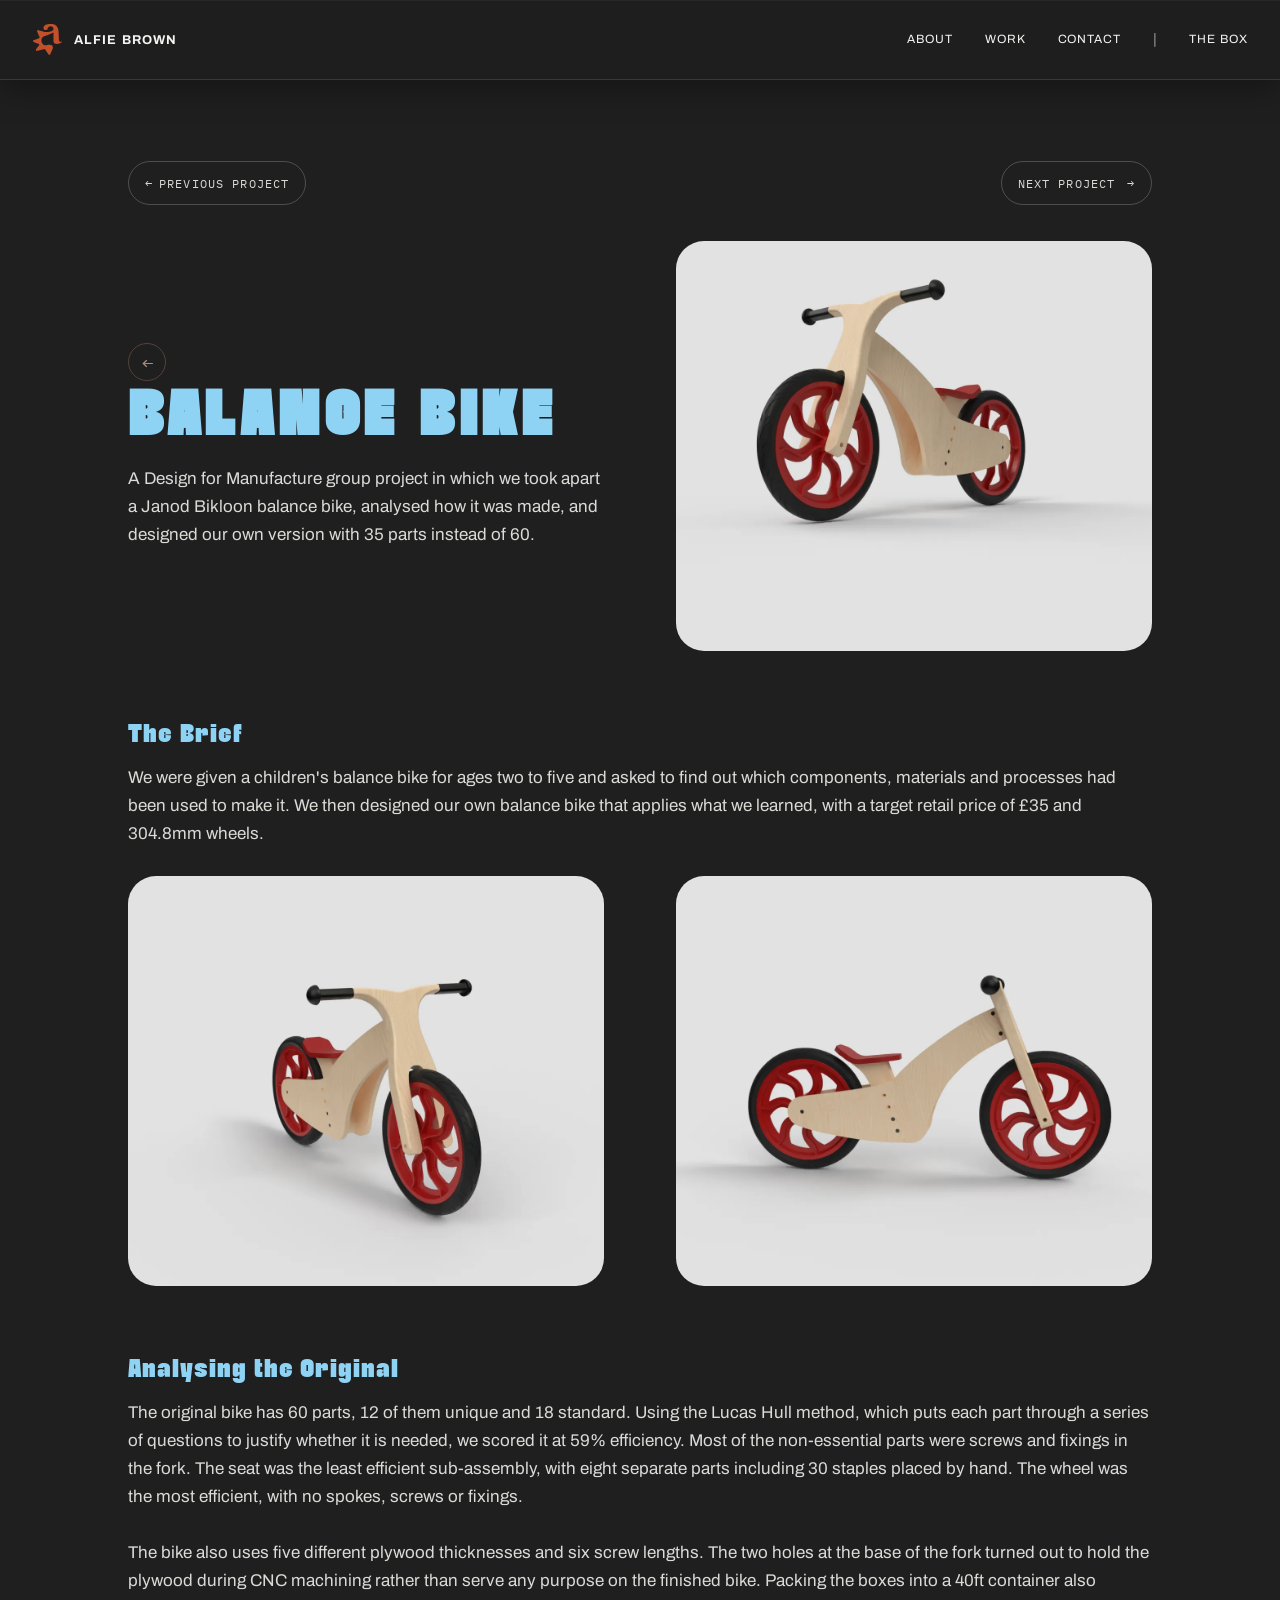
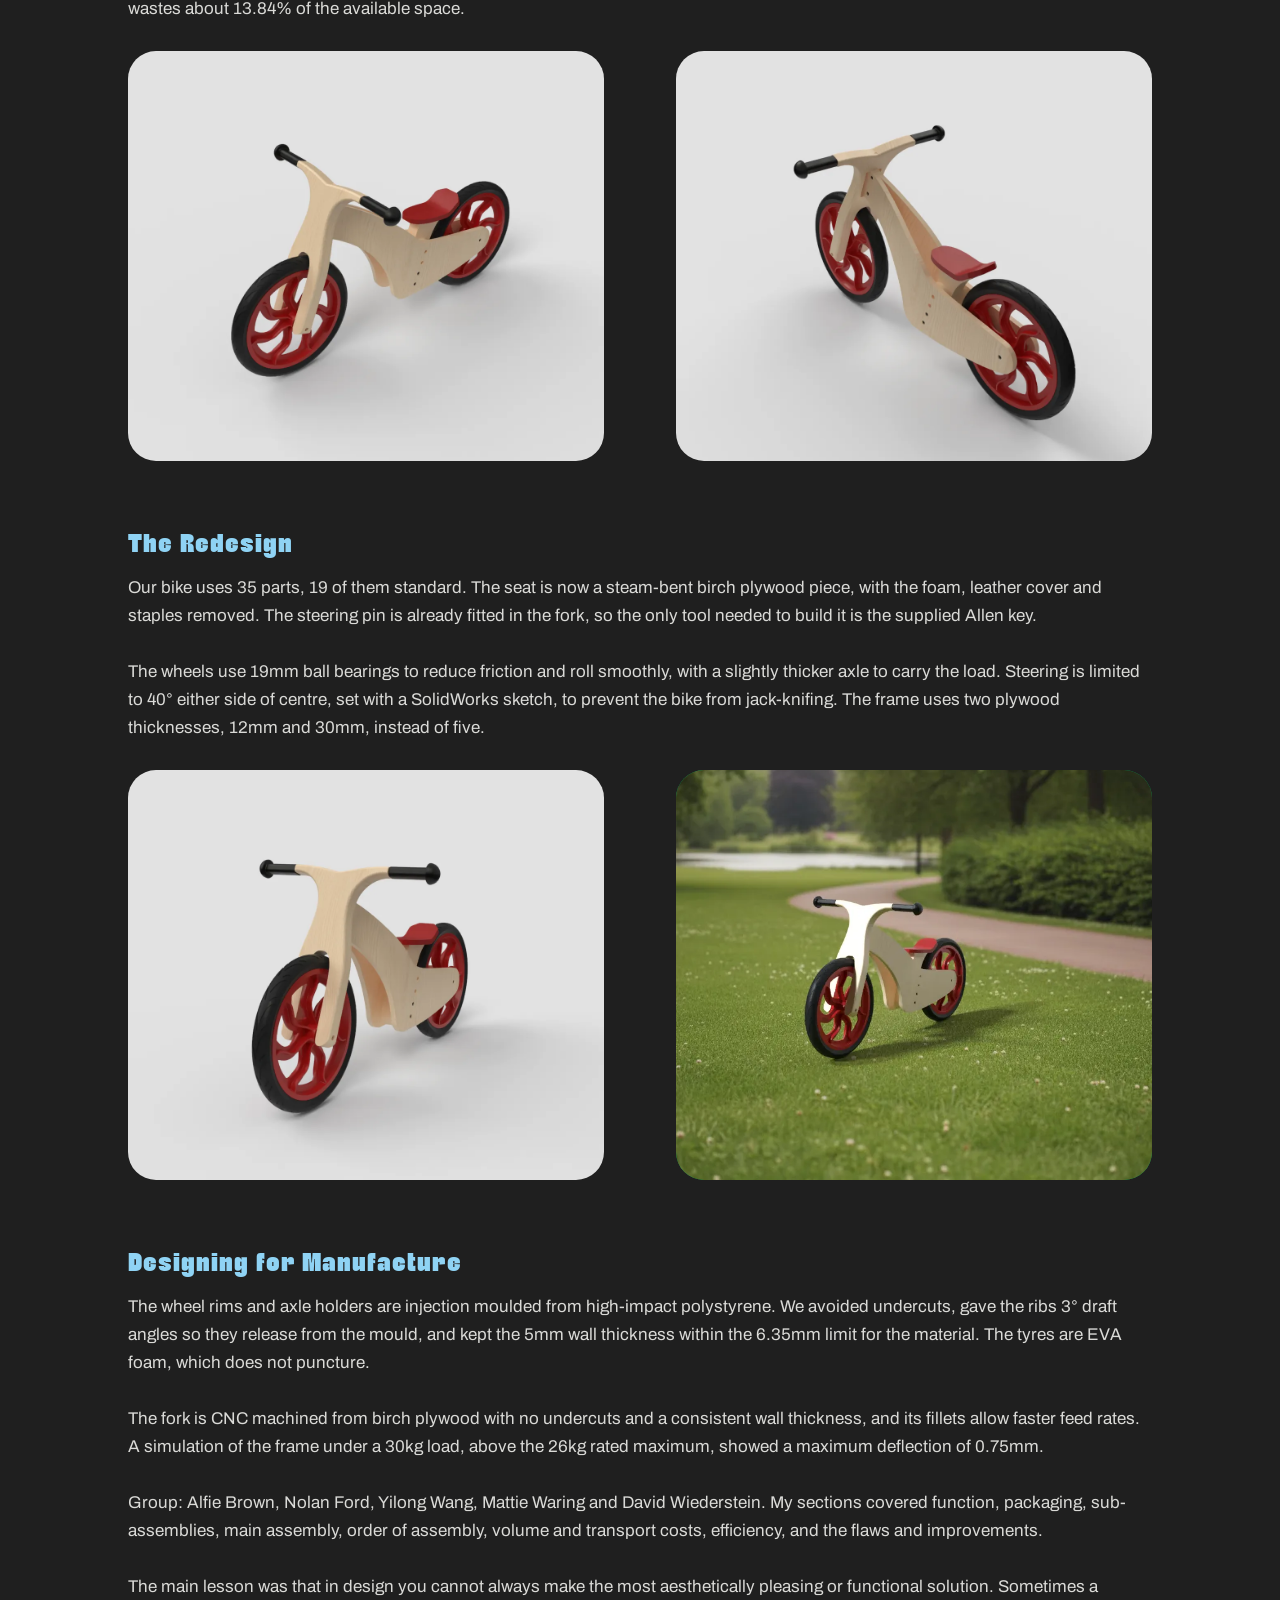
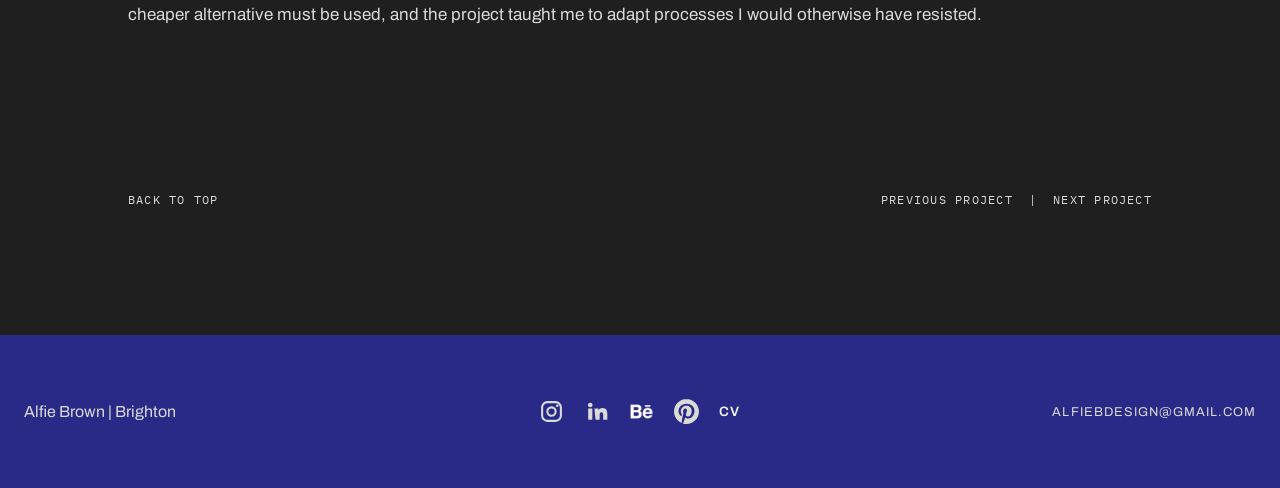
<file: balance-bike.html>
<!DOCTYPE html>
<html lang="en">
<head>
  <meta charset="UTF-8">
  <meta name="viewport" content="width=device-width, initial-scale=1.0">
  <title>Balance Bike | Alfie Brown</title>
  <link rel="icon" href="/assets/logos/a-logo.svg" type="image/svg+xml">
  <meta name="description" content="How efficient can a balance bike be? We took one apart and redesigned it with 35 parts instead of 60, whilst keeping it safe and functional.">
  <link rel="canonical" href="https://alfiebrowndesign.co.uk/balance-bike">
  <meta property="og:type" content="article">
  <meta property="og:title" content="Balance Bike | Alfie Brown">
  <meta property="og:description" content="How efficient can a balance bike be? We took one apart and redesigned it with 35 parts instead of 60, whilst keeping it safe and functional.">
  <meta property="og:url" content="https://alfiebrowndesign.co.uk/balance-bike">
  <meta property="og:image" content="https://alfiebrowndesign.co.uk/assets/images/balance-bike/general/render-6.webp">
  <meta name="twitter:card" content="summary_large_image">
  <meta name="twitter:title" content="Balance Bike | Alfie Brown">
  <meta name="twitter:description" content="How efficient can a balance bike be? We took one apart and redesigned it with 35 parts instead of 60, whilst keeping it safe and functional.">
  <meta name="twitter:image" content="https://alfiebrowndesign.co.uk/assets/images/balance-bike/general/render-6.webp">
  <link rel="preconnect" href="https://fonts.googleapis.com">
  <link rel="preconnect" href="https://fonts.gstatic.com" crossorigin>
  <link rel="stylesheet" href="https://fonts.googleapis.com/css2?family=Archivo:wght@400;600;700;900&family=Archivo+Black&family=IBM+Plex+Mono:wght@400;500&display=swap">
  <link rel="stylesheet" href="theme-tokens.css">
  <link rel="stylesheet" href="site-header.css">
  <link rel="stylesheet" href="project-story-v2.css">
  <link rel="stylesheet" href="site-footer.css">
  <style>
    /* TODO: confirm Quwela DEMO licence (Ragamkata Studio) allows web use before publishing */
    @font-face {
      font-family: "Quwela";
      src: url("assets/fonts/quwela-demo-regular.ttf") format("truetype");
      font-style: normal;
      font-weight: 400;
      font-display: swap;
    }
  </style>
</head>
<body class="bike-project has-site-header">
  <header class="site-header">
    <div class="site-header-left">
      <a class="site-header-brand" href="/" aria-label="Back to home"><img class="site-header-logo" src="assets/logos/a-logo.svg" alt="Alfie Brown logo"><span>Alfie Brown</span></a>
    </div>
    <div class="site-header-right">
      <nav class="site-header-nav" aria-label="Portfolio navigation">
        <a href="/#about">About</a>
        <a href="/#work">Work</a>
        <a href="/#contact">Contact</a>
      </nav>
      <span class="site-header-divider" aria-hidden="true">|</span>
      <a class="site-header-box" href="/the-box/">The Box</a>
    </div>
  </header>

  <main class="capy-page" id="top">
    <nav class="capy-project-nav" aria-label="Project navigation, top">
      <a class="capy-project-nav-link" href="go-capy" rel="prev"><span aria-hidden="true">&larr;</span> Previous Project<span class="visually-hidden">: Go Capy!</span></a>
      <a class="capy-project-nav-link" href="the-bubble" rel="next">Next Project<span class="visually-hidden">: The Bubble</span> <span aria-hidden="true">&rarr;</span></a>
    </nav>
    <section class="capy-hero" aria-labelledby="project-title">
      <div class="capy-copy">
        <a class="capy-back" href="/#work" aria-label="Back to portfolio">&larr;</a>
        <h1 class="capy-title" id="project-title">BALANCE BIKE</h1>
        <p>A Design for Manufacture group project in which we took apart a Janod Bikloon balance bike, analysed how it was made, and designed our own version with 35 parts instead of 60.</p>
      </div>
      <img class="capy-image capy-hero-image" src="assets/images/balance-bike/general/render-6.webp" alt="Balance Bike main render">
    </section>

    <section class="capy-description" aria-label="Project brief">
      <h2 class="capy-subtitle">The Brief</h2>
      <p>We were given a children's balance bike for ages two to five and asked to find out which components, materials and processes had been used to make it. We then designed our own balance bike that applies what we learned, with a target retail price of £35 and 304.8mm wheels.</p>
    </section>

    <section class="capy-showcase" aria-label="Balance bike design variations">
      <img class="capy-image" src="assets/images/balance-bike/general/render-1.webp" alt="Balance Bike render one">
      <img class="capy-image" src="assets/images/balance-bike/general/render-2.webp" alt="Balance Bike render two">
    </section>

    <section class="capy-description" aria-label="Analysis of the original bike">
      <h2 class="capy-subtitle">Analysing the Original</h2>
      <p>The original bike has 60 parts, 12 of them unique and 18 standard. Using the Lucas Hull method, which puts each part through a series of questions to justify whether it is needed, we scored it at 59% efficiency. Most of the non-essential parts were screws and fixings in the fork. The seat was the least efficient sub-assembly, with eight separate parts including 30 staples placed by hand. The wheel was the most efficient, with no spokes, screws or fixings.</p>
      <p>The bike also uses five different plywood thicknesses and six screw lengths. The two holes at the base of the fork turned out to hold the plywood during CNC machining rather than serve any purpose on the finished bike. Packing the boxes into a 40ft container also wastes about 13.84% of the available space.</p>
    </section>

    <section class="capy-showcase" aria-label="Balance bike additional renders">
      <img class="capy-image" src="assets/images/balance-bike/general/render-3.webp" alt="Balance Bike render three">
      <img class="capy-image" src="assets/images/balance-bike/general/render-4.webp" alt="Balance Bike render four">
    </section>

    <section class="capy-description" aria-label="Our redesign">
      <h2 class="capy-subtitle">The Redesign</h2>
      <p>Our bike uses 35 parts, 19 of them standard. The seat is now a steam-bent birch plywood piece, with the foam, leather cover and staples removed. The steering pin is already fitted in the fork, so the only tool needed to build it is the supplied Allen key.</p>
      <p>The wheels use 19mm ball bearings to reduce friction and roll smoothly, with a slightly thicker axle to carry the load. Steering is limited to 40° either side of centre, set with a SolidWorks sketch, to prevent the bike from jack-knifing. The frame uses two plywood thicknesses, 12mm and 30mm, instead of five.</p>
    </section>

    <section class="capy-showcase" aria-label="Balance bike final perspectives">
      <img class="capy-image" src="assets/images/balance-bike/general/render-5.webp" alt="Balance Bike render five">
      <img class="capy-image" src="assets/images/balance-bike/general/render-9-camera.webp" alt="Balance Bike camera render nine" style="object-position: center 90%">
    </section>

    <section class="capy-description" aria-label="Designing for manufacture">
      <h2 class="capy-subtitle">Designing for Manufacture</h2>
      <p>The wheel rims and axle holders are injection moulded from high-impact polystyrene. We avoided undercuts, gave the ribs 3° draft angles so they release from the mould, and kept the 5mm wall thickness within the 6.35mm limit for the material. The tyres are EVA foam, which does not puncture.</p>
      <p>The fork is CNC machined from birch plywood with no undercuts and a consistent wall thickness, and its fillets allow faster feed rates. A simulation of the frame under a 30kg load, above the 26kg rated maximum, showed a maximum deflection of 0.75mm.</p>
    </section>

    <section class="capy-endnote" aria-label="Group and reflection">
      <p>Group: Alfie Brown, Nolan Ford, Yilong Wang, Mattie Waring and David Wiederstein. My sections covered function, packaging, sub-assemblies, main assembly, order of assembly, volume and transport costs, efficiency, and the flaws and improvements.</p>
      <p>The main lesson was that in design you cannot always make the most aesthetically pleasing or functional solution. Sometimes a cheaper alternative must be used, and the project taught me to adapt processes I would otherwise have resisted.</p>
    </section>

    <footer class="capy-footer">
      <div class="capy-footer-top">
        <a href="#top">Back to top</a>
        <nav class="capy-footer-nav" aria-label="Project navigation">
          <a href="go-capy" rel="prev">Previous Project</a>
          <span aria-hidden="true">|</span>
          <a href="the-bubble" rel="next">Next Project</a>
        </nav>
      </div>
    </footer>
  </main>

  <footer class="site-footer">
    <div class="footer-copy">
      <span>Alfie Brown | Brighton</span>
    </div>
    <div class="footer-social">
      <a class="instagram-link" href="https://www.instagram.com/alfiebdesign/" target="_blank" rel="noopener noreferrer" aria-label="Instagram"><svg viewBox="0 0 24 24" aria-hidden="true"><defs><linearGradient id="instagram-gradient-fill" x1="0" y1="24" x2="24" y2="0" gradientUnits="userSpaceOnUse"><stop offset="0" stop-color="#feda75"/><stop offset="0.5" stop-color="#d62976"/><stop offset="1" stop-color="#4f5bd5"/></linearGradient></defs><rect x="3" y="3" width="18" height="18" rx="5" fill="none" stroke="currentColor" stroke-width="2"/><circle cx="12" cy="12" r="4" fill="none" stroke="currentColor" stroke-width="2"/><circle cx="17.5" cy="6.5" r="1.25" fill="currentColor"/><g class="instagram-gradient" fill="none" stroke="url(#instagram-gradient-fill)" stroke-width="2"><rect x="3" y="3" width="18" height="18" rx="5"/><circle cx="12" cy="12" r="4"/></g><circle class="instagram-gradient" cx="17.5" cy="6.5" r="1.25" fill="url(#instagram-gradient-fill)"/></svg></a>
      <a class="linkedin-link" href="https://www.linkedin.com/in/alfie-brown-148322386" target="_blank" rel="noopener noreferrer" aria-label="LinkedIn"><svg viewBox="0 0 24 24" aria-hidden="true"><path fill="currentColor" d="M4 9h4v11H4zM6 3.5a2.25 2.25 0 1 1 0 4.5 2.25 2.25 0 0 1 0-4.5zM10 9h3.8v1.6h.05c.53-1 1.83-2 3.77-2 4.03 0 4.78 2.65 4.78 6.1V20h-4v-4.7c0-1.12-.02-2.56-1.56-2.56-1.56 0-1.8 1.22-1.8 2.48V20h-4z"/></svg></a>
      <a class="behance-link" href="https://www.behance.net/alfiebrown15" target="_blank" rel="noopener noreferrer" aria-label="Behance"><img src="assets/logos/behance.webp" alt="" aria-hidden="true"></a>
      <a class="pinterest-link" href="https://uk.pinterest.com/AlfieBrownDesign/" target="_blank" rel="noopener noreferrer" aria-label="Pinterest"><svg viewBox="0 0 24 24" aria-hidden="true"><path fill="currentColor" d="M12.017 0C5.396 0 .029 5.367.029 11.987c0 5.079 3.158 9.417 7.618 11.162-.105-.949-.199-2.403.041-3.439.219-.937 1.406-5.957 1.406-5.957s-.359-.72-.359-1.781c0-1.663.967-2.911 2.168-2.911 1.024 0 1.518.769 1.518 1.688 0 1.029-.653 2.567-.992 3.992-.285 1.193.6 2.165 1.775 2.165 2.128 0 3.768-2.245 3.768-5.487 0-2.861-2.063-4.869-5.008-4.869-3.41 0-5.409 2.562-5.409 5.199 0 1.033.394 2.143.889 2.741.099.12.112.225.085.345-.09.375-.293 1.199-.334 1.363-.053.225-.172.271-.401.165-1.495-.69-2.433-2.878-2.433-4.646 0-3.776 2.748-7.252 7.92-7.252 4.158 0 7.392 2.967 7.392 6.923 0 4.135-2.607 7.462-6.233 7.462-1.214 0-2.354-.629-2.758-1.379l-.749 2.848c-.269 1.045-1.004 2.352-1.498 3.146 1.123.345 2.306.535 3.55.535 6.607 0 11.985-5.365 11.985-11.987C23.97 5.39 18.592.026 11.985.026L12.017 0z"/></svg></a>
      <a class="footer-cv" href="assets/files/alfie-brown-cv.pdf" target="_blank" rel="noopener noreferrer">CV</a>
    </div>
    <div class="footer-meta">
      <a href="mailto:alfiebdesign@gmail.com">alfiebdesign@gmail.com</a>
    </div>
  </footer>
  <script src="site-header.js"></script>
</body>
</html>
</file>
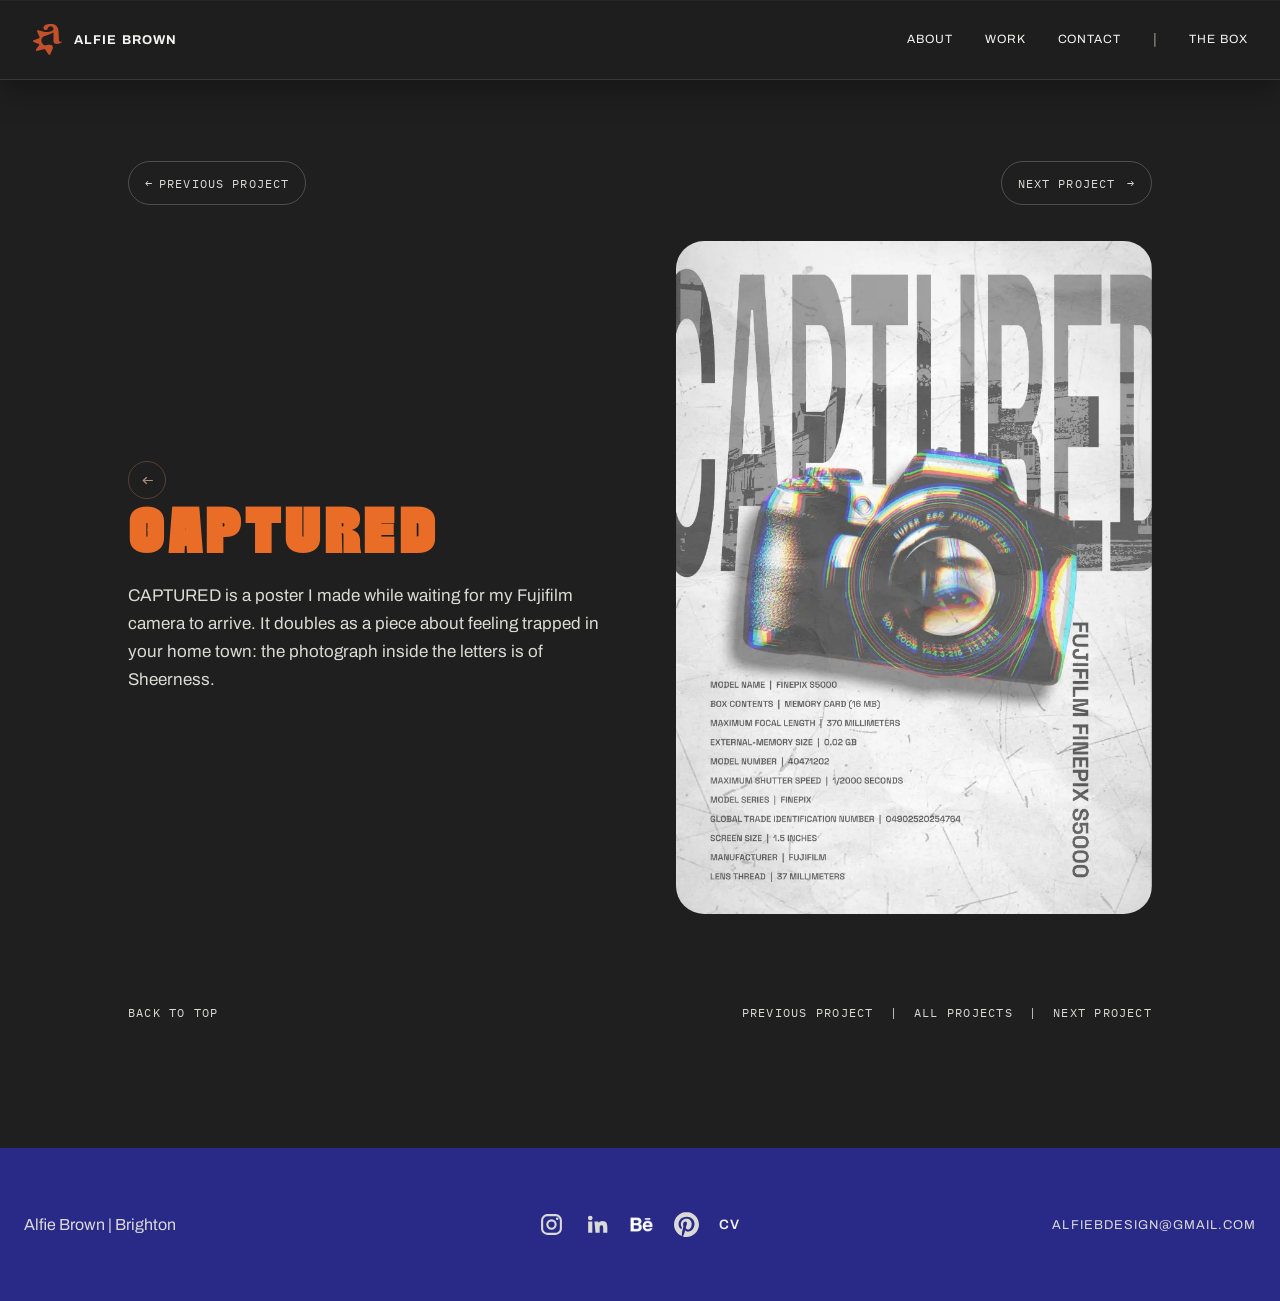
<file: captured.html>
<!DOCTYPE html>
<html lang="en">
<head>
  <meta charset="UTF-8">
  <meta name="viewport" content="width=device-width, initial-scale=1.0">
  <title>Captured | Alfie Brown</title>
  <link rel="icon" href="/assets/logos/a-logo.svg" type="image/svg+xml">
  <meta name="description" content="A poster made while waiting for a secondhand Fujifilm camera to arrive, about feeling stuck in your home town. The photograph inside the letters is Sheerness.">
  <link rel="canonical" href="https://alfiebrowndesign.co.uk/captured">
  <meta property="og:type" content="article">
  <meta property="og:title" content="Captured | Alfie Brown">
  <meta property="og:description" content="A poster made while waiting for a secondhand Fujifilm camera to arrive, about feeling stuck in your home town. The photograph inside the letters is Sheerness.">
  <meta property="og:url" content="https://alfiebrowndesign.co.uk/captured">
  <meta property="og:image" content="https://alfiebrowndesign.co.uk/assets/images/captured/general/captured-render.webp">
  <meta name="twitter:card" content="summary_large_image">
  <meta name="twitter:title" content="Captured | Alfie Brown">
  <meta name="twitter:description" content="A poster made while waiting for a secondhand Fujifilm camera to arrive, about feeling stuck in your home town. The photograph inside the letters is Sheerness.">
  <meta name="twitter:image" content="https://alfiebrowndesign.co.uk/assets/images/captured/general/captured-render.webp">
  <link rel="preconnect" href="https://fonts.googleapis.com">
  <link rel="preconnect" href="https://fonts.gstatic.com" crossorigin>
  <link rel="stylesheet" href="https://fonts.googleapis.com/css2?family=Archivo:wght@400;600;700;900&family=Archivo+Black&family=IBM+Plex+Mono:wght@400;500&display=swap">
  <link rel="stylesheet" href="theme-tokens.css">
  <link rel="stylesheet" href="site-header.css">
  <link rel="stylesheet" href="project-story-v2.css">
  <link rel="stylesheet" href="site-footer.css">
  <style>
    /* TODO: confirm Quwela DEMO licence (Ragamkata Studio) allows web use before publishing */
    @font-face {
      font-family: "Quwela";
      src: url("assets/fonts/quwela-demo-regular.ttf") format("truetype");
      font-style: normal;
      font-weight: 400;
      font-display: swap;
    }
  </style>
</head>
<body class="graphic-project has-site-header">
  <header class="site-header">
    <div class="site-header-left">
      <a class="site-header-brand" href="/" aria-label="Back to home"><img class="site-header-logo" src="assets/logos/a-logo.svg" alt="Alfie Brown logo"><span>Alfie Brown</span></a>
    </div>
    <div class="site-header-right">
      <nav class="site-header-nav" aria-label="Portfolio navigation">
        <a href="/#about">About</a>
        <a href="/#work">Work</a>
        <a href="/#contact">Contact</a>
      </nav>
      <span class="site-header-divider" aria-hidden="true">|</span>
      <a class="site-header-box" href="/the-box/">The Box</a>
    </div>
  </header>

  <main class="capy-page" id="top">
    <nav class="capy-project-nav" aria-label="Project navigation, top">
      <a class="capy-project-nav-link" href="the-bubble" rel="prev"><span aria-hidden="true">&larr;</span> Previous Project<span class="visually-hidden">: The Bubble</span></a>
      <a class="capy-project-nav-link" href="runit" rel="next">Next Project<span class="visually-hidden">: RunIt</span> <span aria-hidden="true">&rarr;</span></a>
    </nav>
    <section class="capy-hero" aria-labelledby="project-title">
      <div class="capy-copy">
        <a class="capy-back" href="/#work" aria-label="Back to portfolio">&larr;</a>
        <h1 class="capy-title" id="project-title">CAPTURED</h1>
        <p class="poster-note">CAPTURED is a poster I made while waiting for my Fujifilm camera to arrive. It doubles as a piece about feeling trapped in your home town: the photograph inside the letters is of Sheerness.</p>
      </div>
      <img class="capy-image" src="assets/images/captured/general/captured.webp" alt="Captured poster for the Fujifilm FinePix S5000 camera" fetchpriority="high">
    </section>

    <footer class="capy-footer">
      <div class="capy-footer-top">
        <a href="#top">Back to top</a>
        <nav class="capy-footer-nav" aria-label="Project navigation">
          <a href="the-bubble" rel="prev">Previous Project</a>
          <span aria-hidden="true">|</span>
          <a href="/#work">All projects</a>
          <span aria-hidden="true">|</span>
          <a href="runit" rel="next">Next Project</a>
        </nav>
      </div>
    </footer>
  </main>

  <footer class="site-footer">
    <div class="footer-copy">
      <span>Alfie Brown | Brighton</span>
    </div>
    <div class="footer-social">
      <a class="instagram-link" href="https://www.instagram.com/alfiebdesign/" target="_blank" rel="noopener noreferrer" aria-label="Instagram"><svg viewBox="0 0 24 24" aria-hidden="true"><defs><linearGradient id="instagram-gradient-fill" x1="0" y1="24" x2="24" y2="0" gradientUnits="userSpaceOnUse"><stop offset="0" stop-color="#feda75"/><stop offset="0.5" stop-color="#d62976"/><stop offset="1" stop-color="#4f5bd5"/></linearGradient></defs><rect x="3" y="3" width="18" height="18" rx="5" fill="none" stroke="currentColor" stroke-width="2"/><circle cx="12" cy="12" r="4" fill="none" stroke="currentColor" stroke-width="2"/><circle cx="17.5" cy="6.5" r="1.25" fill="currentColor"/><g class="instagram-gradient" fill="none" stroke="url(#instagram-gradient-fill)" stroke-width="2"><rect x="3" y="3" width="18" height="18" rx="5"/><circle cx="12" cy="12" r="4"/></g><circle class="instagram-gradient" cx="17.5" cy="6.5" r="1.25" fill="url(#instagram-gradient-fill)"/></svg></a>
      <a class="linkedin-link" href="https://www.linkedin.com/in/alfie-brown-148322386" target="_blank" rel="noopener noreferrer" aria-label="LinkedIn"><svg viewBox="0 0 24 24" aria-hidden="true"><path fill="currentColor" d="M4 9h4v11H4zM6 3.5a2.25 2.25 0 1 1 0 4.5 2.25 2.25 0 0 1 0-4.5zM10 9h3.8v1.6h.05c.53-1 1.83-2 3.77-2 4.03 0 4.78 2.65 4.78 6.1V20h-4v-4.7c0-1.12-.02-2.56-1.56-2.56-1.56 0-1.8 1.22-1.8 2.48V20h-4z"/></svg></a>
      <a class="behance-link" href="https://www.behance.net/alfiebrown15" target="_blank" rel="noopener noreferrer" aria-label="Behance"><img src="assets/logos/behance.webp" alt="" aria-hidden="true"></a>
      <a class="pinterest-link" href="https://uk.pinterest.com/AlfieBrownDesign/" target="_blank" rel="noopener noreferrer" aria-label="Pinterest"><svg viewBox="0 0 24 24" aria-hidden="true"><path fill="currentColor" d="M12.017 0C5.396 0 .029 5.367.029 11.987c0 5.079 3.158 9.417 7.618 11.162-.105-.949-.199-2.403.041-3.439.219-.937 1.406-5.957 1.406-5.957s-.359-.72-.359-1.781c0-1.663.967-2.911 2.168-2.911 1.024 0 1.518.769 1.518 1.688 0 1.029-.653 2.567-.992 3.992-.285 1.193.6 2.165 1.775 2.165 2.128 0 3.768-2.245 3.768-5.487 0-2.861-2.063-4.869-5.008-4.869-3.41 0-5.409 2.562-5.409 5.199 0 1.033.394 2.143.889 2.741.099.12.112.225.085.345-.09.375-.293 1.199-.334 1.363-.053.225-.172.271-.401.165-1.495-.69-2.433-2.878-2.433-4.646 0-3.776 2.748-7.252 7.92-7.252 4.158 0 7.392 2.967 7.392 6.923 0 4.135-2.607 7.462-6.233 7.462-1.214 0-2.354-.629-2.758-1.379l-.749 2.848c-.269 1.045-1.004 2.352-1.498 3.146 1.123.345 2.306.535 3.55.535 6.607 0 11.985-5.365 11.985-11.987C23.97 5.39 18.592.026 11.985.026L12.017 0z"/></svg></a>
      <a class="footer-cv" href="assets/files/alfie-brown-cv.pdf" target="_blank" rel="noopener noreferrer">CV</a>
    </div>
    <div class="footer-meta">
      <a href="mailto:alfiebdesign@gmail.com">alfiebdesign@gmail.com</a>
    </div>
  </footer>
  <script src="site-header.js"></script>
</body>
</html>
</file>
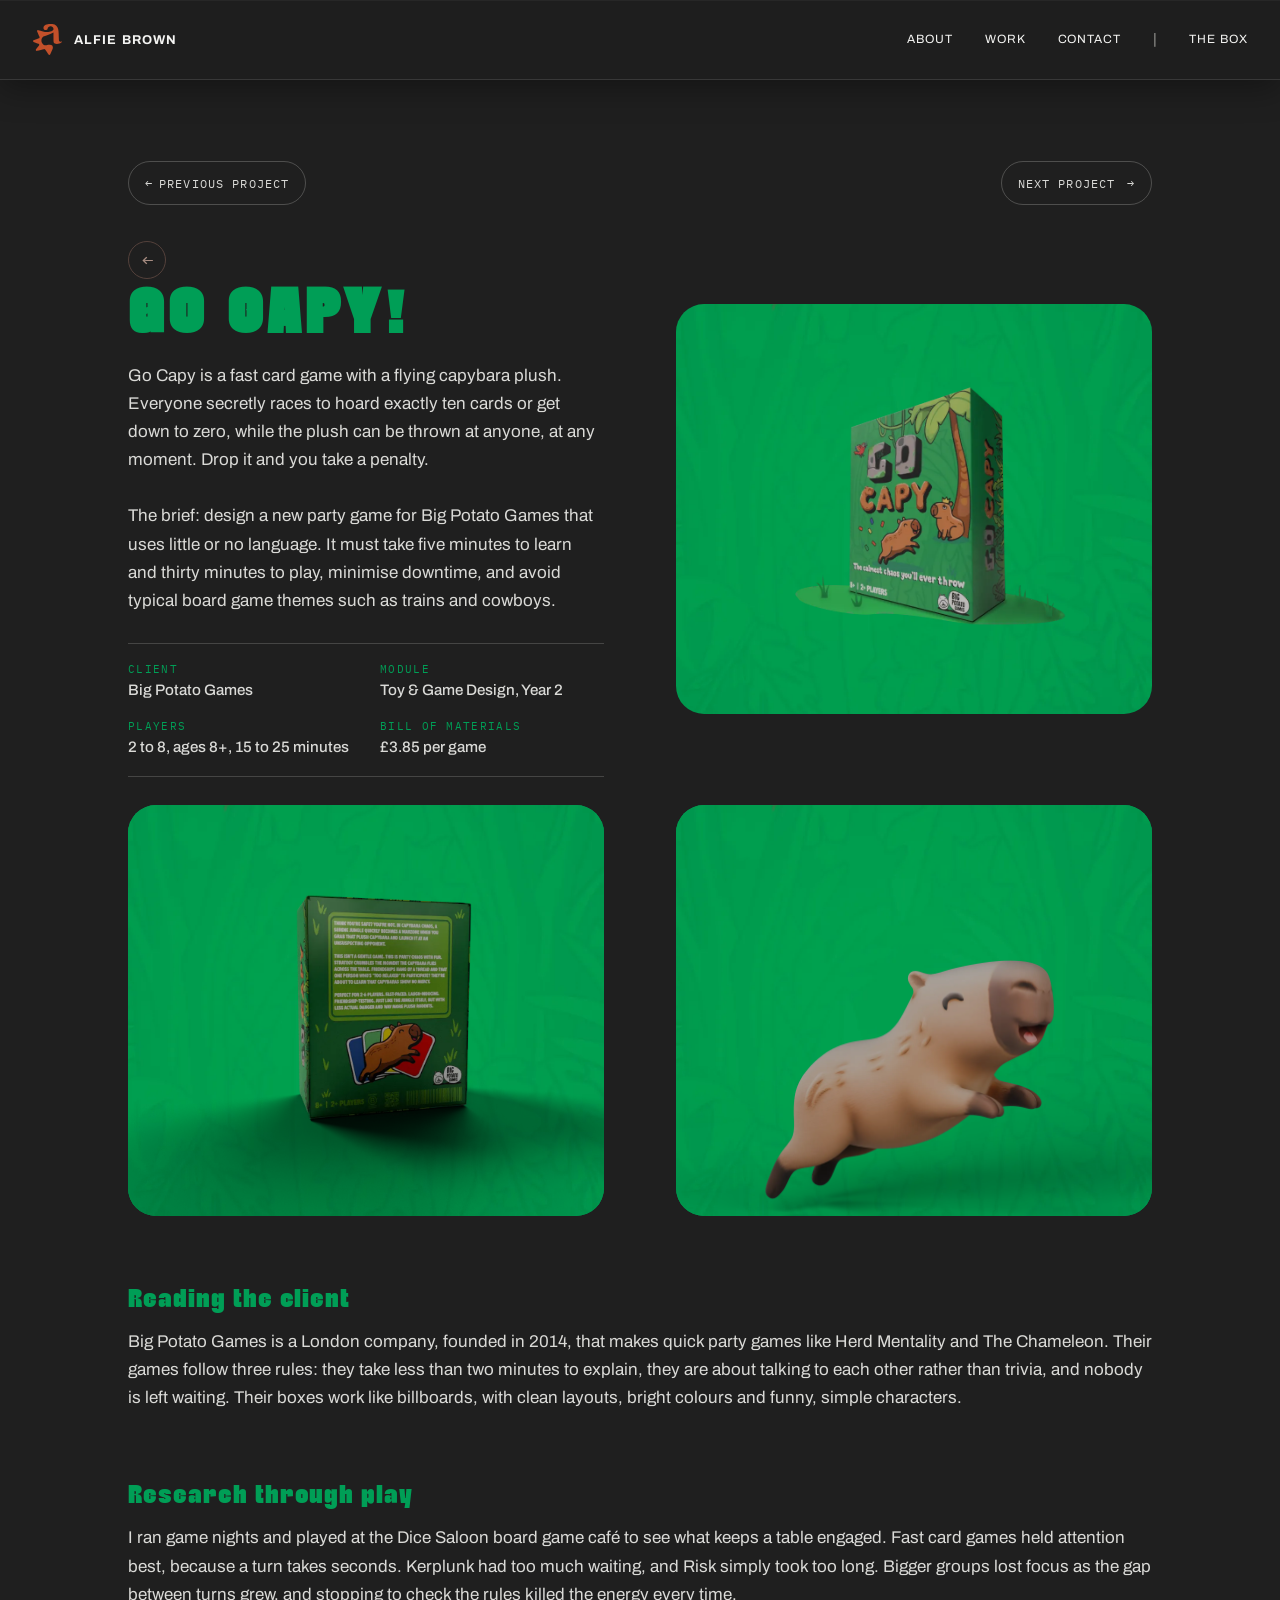
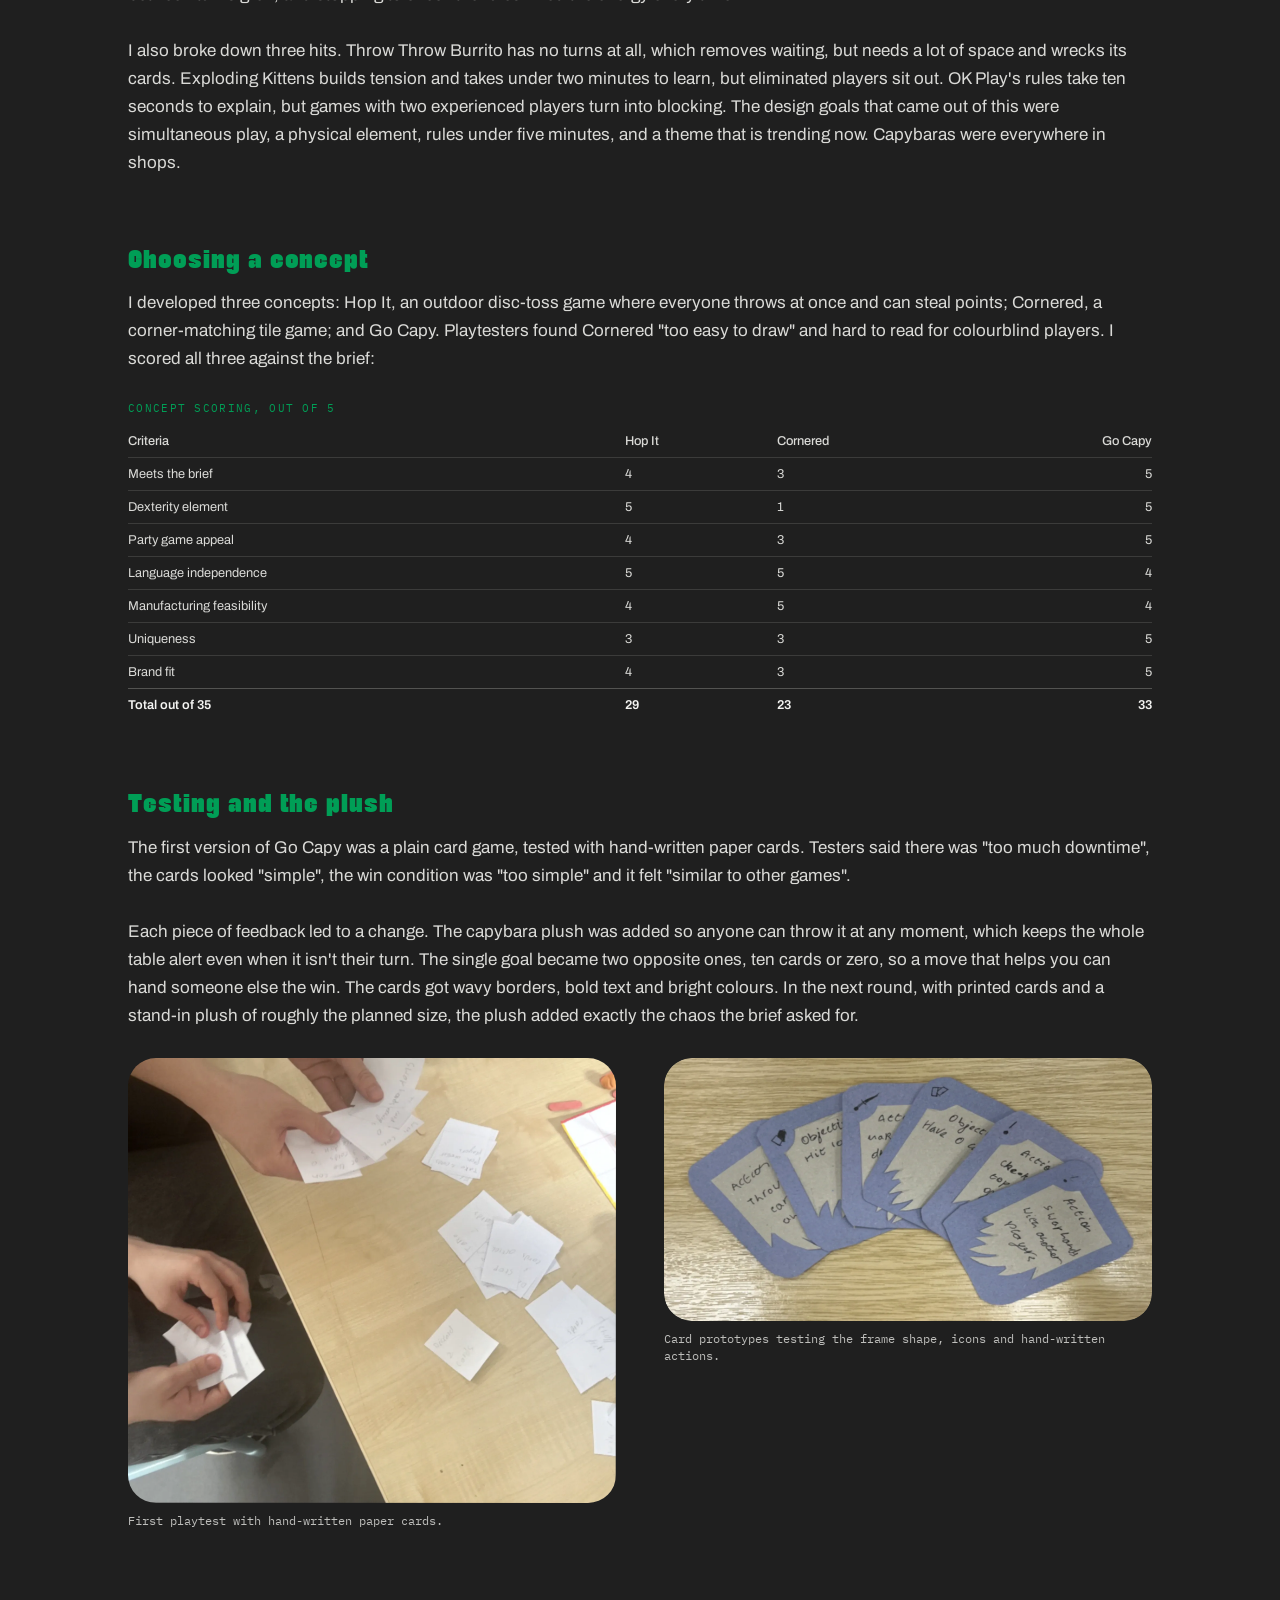
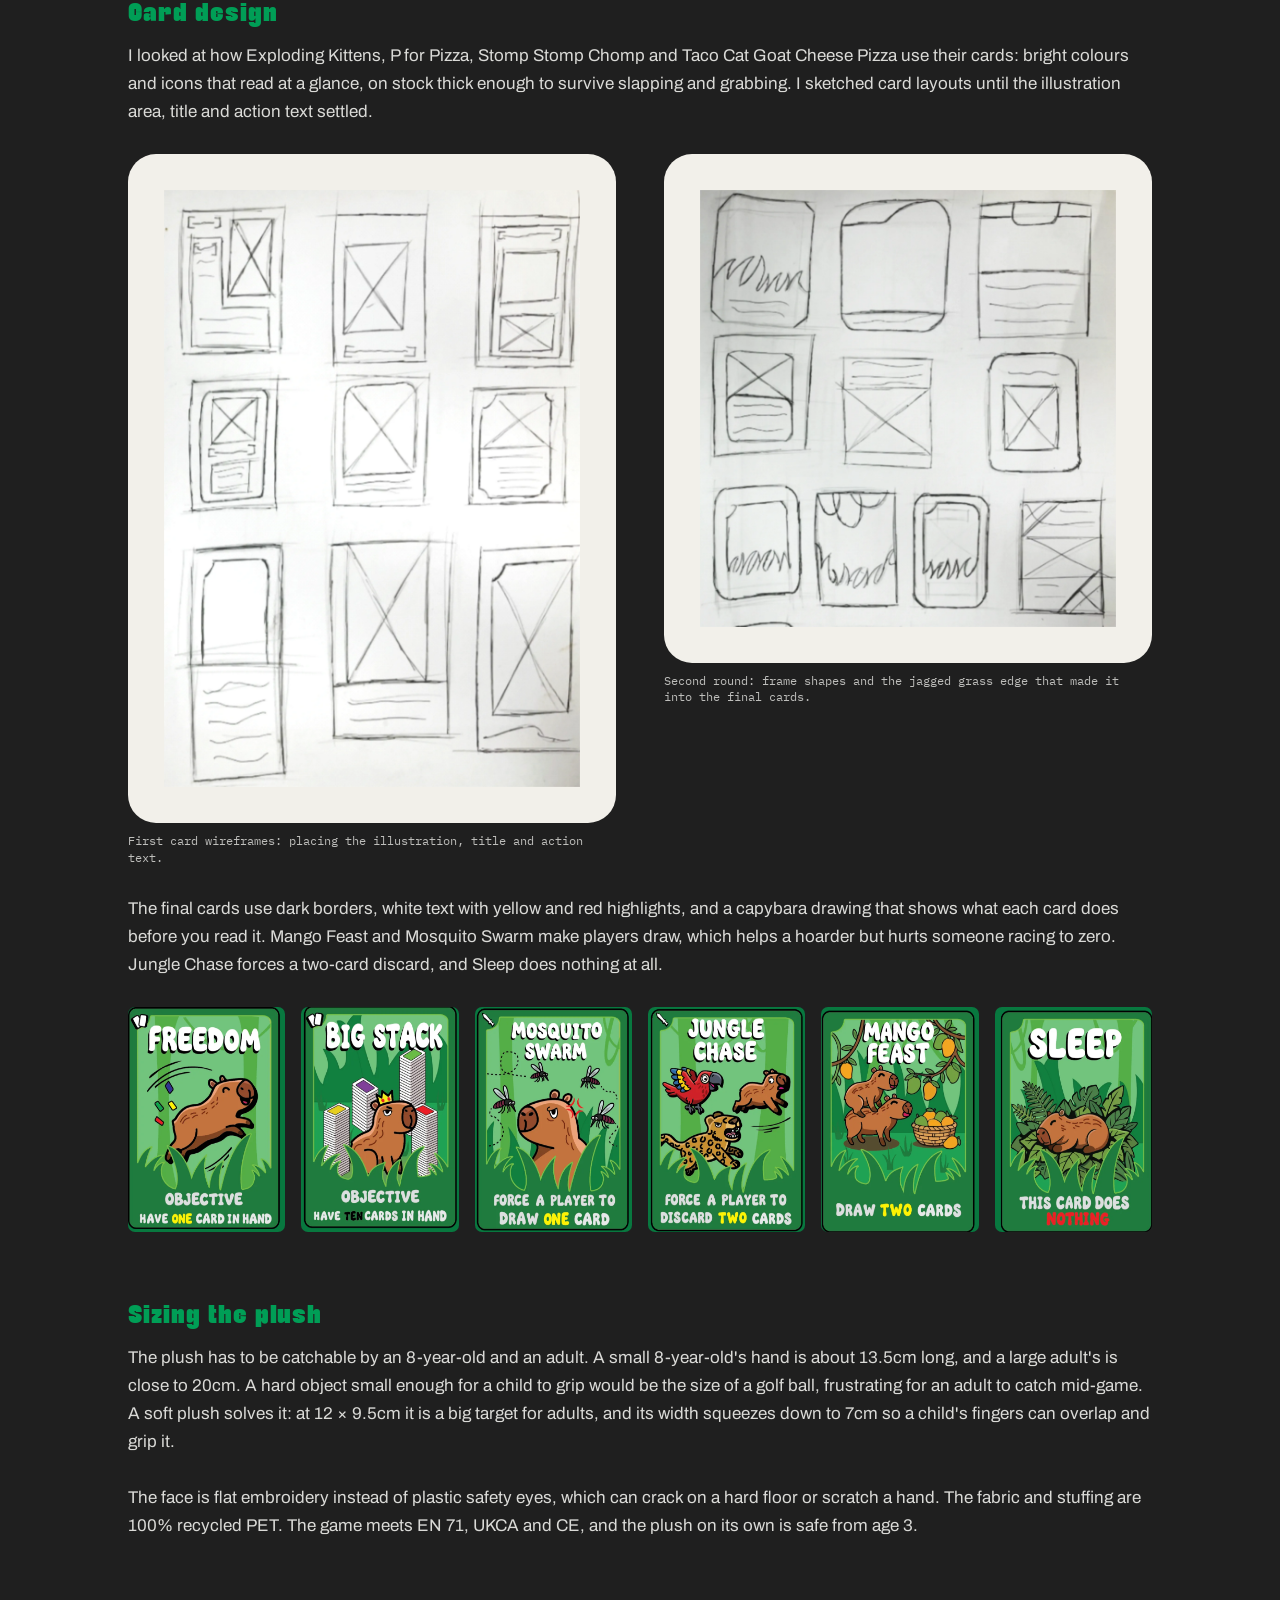
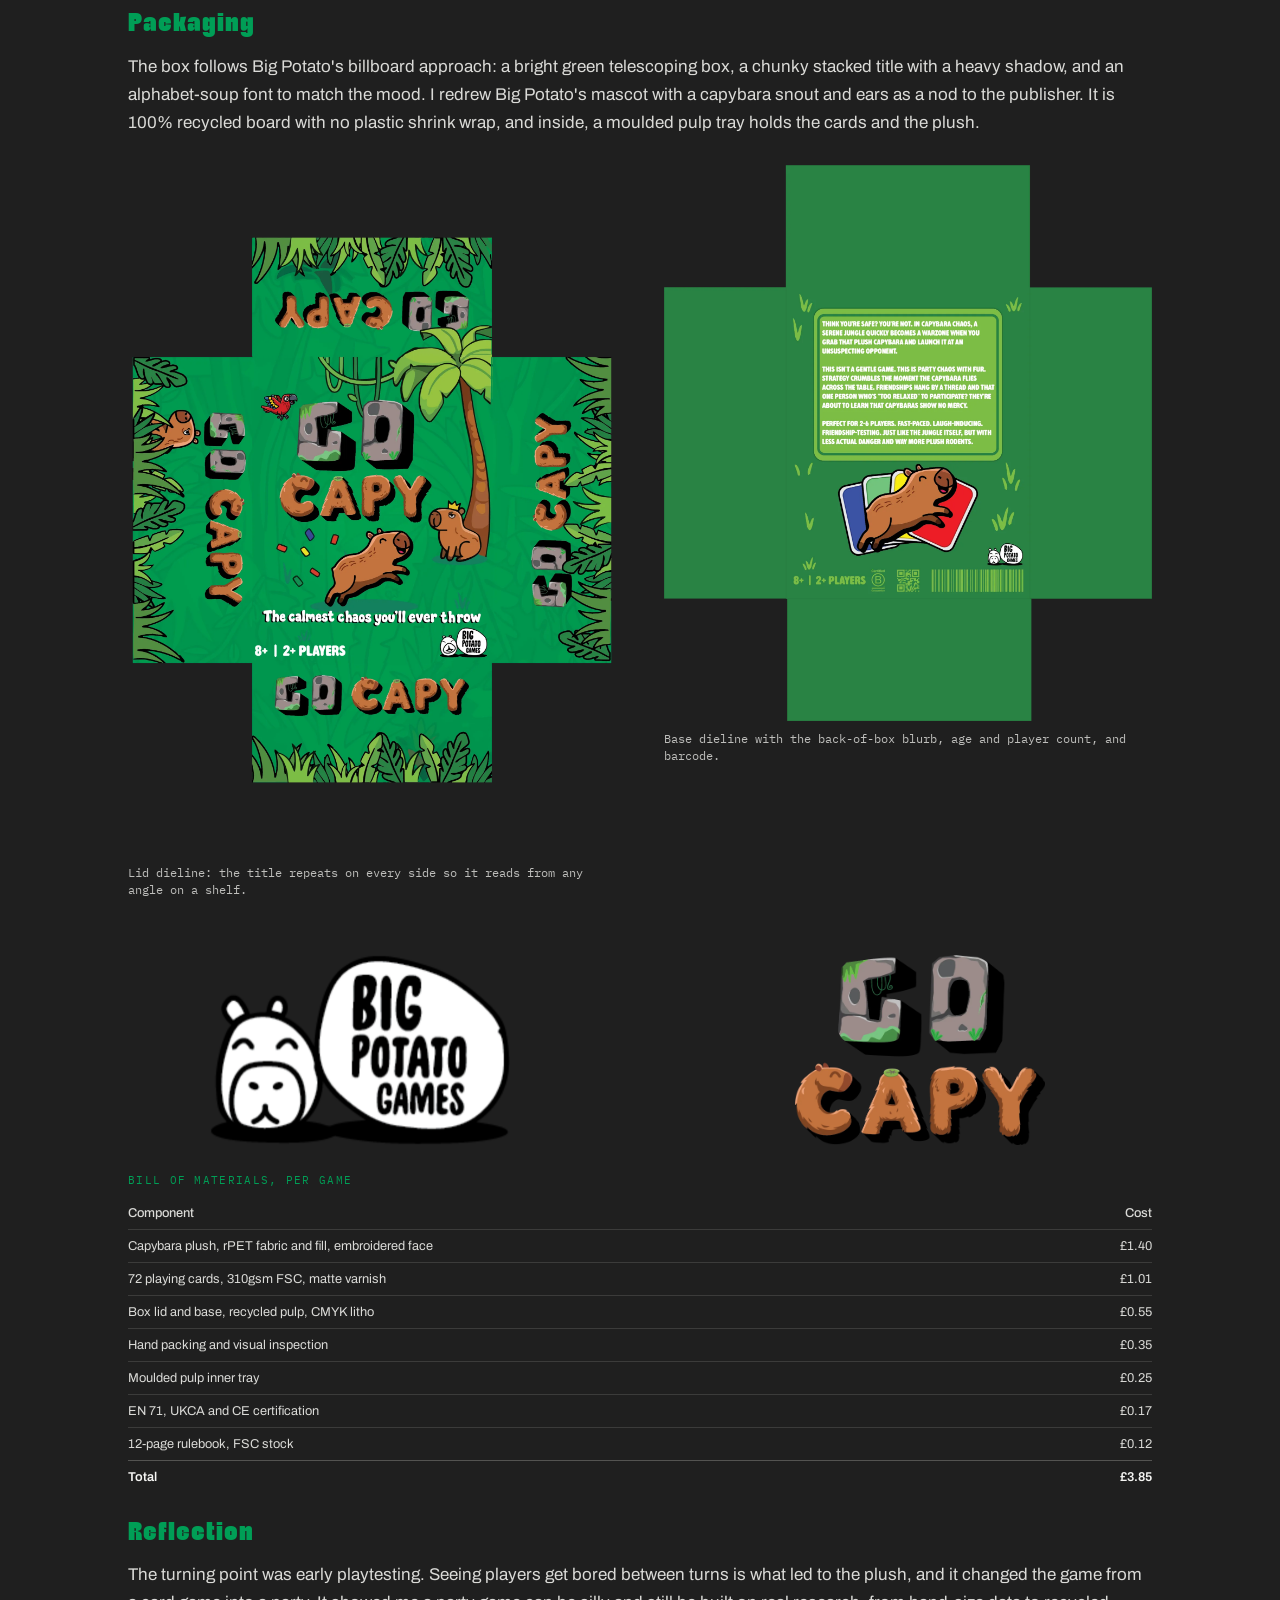
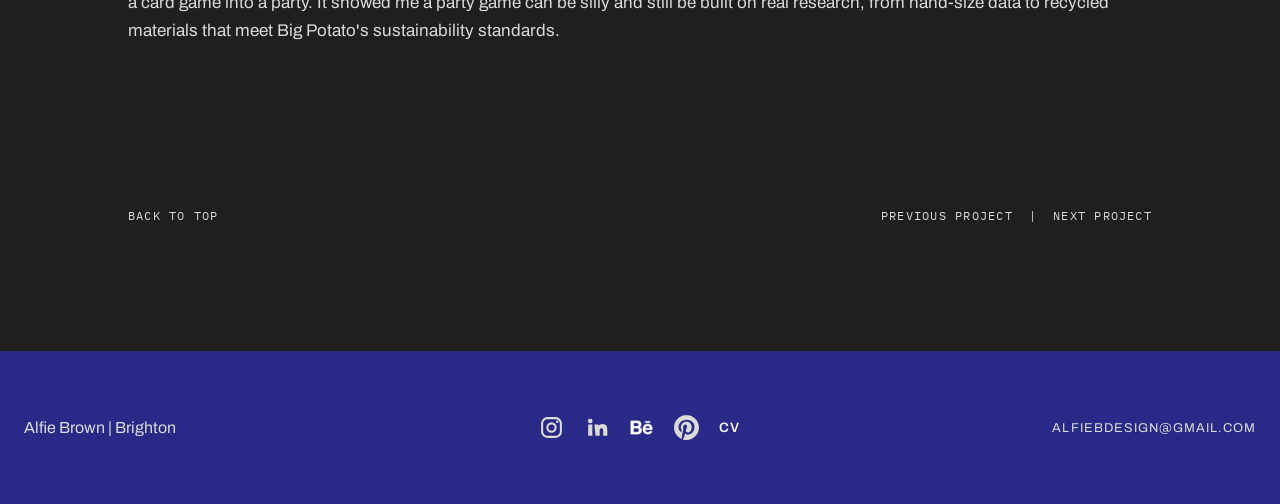
<file: go-capy.html>
<!DOCTYPE html>
<html lang="en">
<head>
  <meta charset="UTF-8">
  <meta name="viewport" content="width=device-width, initial-scale=1.0">
  <title>Go Capy! | Alfie Brown</title>
  <link rel="icon" href="/assets/logos/a-logo.svg" type="image/svg+xml">
  <meta name="description" content="Designed for a Big Potato Games brief, Go Capy! is a fast-paced dexterity card game with a physical capybara plush that keeps it chaotic and fun.">
  <link rel="canonical" href="https://alfiebrowndesign.co.uk/go-capy">
  <meta property="og:type" content="article">
  <meta property="og:title" content="Go Capy! | Alfie Brown">
  <meta property="og:description" content="Designed for a Big Potato Games brief, Go Capy! is a fast-paced dexterity card game with a physical capybara plush that keeps it chaotic and fun.">
  <meta property="og:url" content="https://alfiebrowndesign.co.uk/go-capy">
  <meta property="og:image" content="https://alfiebrowndesign.co.uk/assets/images/go-capy/general/background.webp">
  <meta name="twitter:card" content="summary_large_image">
  <meta name="twitter:title" content="Go Capy! | Alfie Brown">
  <meta name="twitter:description" content="Designed for a Big Potato Games brief, Go Capy! is a fast-paced dexterity card game with a physical capybara plush that keeps it chaotic and fun.">
  <meta name="twitter:image" content="https://alfiebrowndesign.co.uk/assets/images/go-capy/general/background.webp">
  <link rel="preconnect" href="https://fonts.googleapis.com">
  <link rel="preconnect" href="https://fonts.gstatic.com" crossorigin>
  <link rel="stylesheet" href="https://fonts.googleapis.com/css2?family=Archivo:wght@400;600;700;900&family=Archivo+Black&family=IBM+Plex+Mono:wght@400;500&display=swap">
  <link rel="stylesheet" href="theme-tokens.css">
  <link rel="stylesheet" href="site-header.css">
  <link rel="stylesheet" href="project-story-v2.css">
  <link rel="stylesheet" href="site-footer.css">
  <style>
    /* TODO: confirm Quwela DEMO licence (Ragamkata Studio) allows web use before publishing */
    @font-face {
      font-family: "Quwela";
      src: url("assets/fonts/quwela-demo-regular.ttf") format("truetype");
      font-style: normal;
      font-weight: 400;
      font-display: swap;
    }
  </style>
</head>
<body class="go-capy-project has-site-header">
  <header class="site-header">
    <div class="site-header-left">
      <a class="site-header-brand" href="/" aria-label="Back to home"><img class="site-header-logo" src="assets/logos/a-logo.svg" alt="Alfie Brown logo"><span>Alfie Brown</span></a>
    </div>
    <div class="site-header-right">
      <nav class="site-header-nav" aria-label="Portfolio navigation">
        <a href="/#about">About</a>
        <a href="/#work">Work</a>
        <a href="/#contact">Contact</a>
      </nav>
      <span class="site-header-divider" aria-hidden="true">|</span>
      <a class="site-header-box" href="/the-box/">The Box</a>
    </div>
  </header>

  <main class="capy-page" id="top">
    <nav class="capy-project-nav" aria-label="Project navigation, top">
      <a class="capy-project-nav-link" href="tea-light" rel="prev"><span aria-hidden="true">&larr;</span> Previous Project<span class="visually-hidden">: Tea Light</span></a>
      <a class="capy-project-nav-link" href="balance-bike" rel="next">Next Project<span class="visually-hidden">: Balance Bike</span> <span aria-hidden="true">&rarr;</span></a>
    </nav>
    <section class="capy-hero" aria-labelledby="capy-title">
      <div class="capy-copy">
        <a class="capy-back" href="/#work" aria-label="Back to portfolio">&larr;</a>
        <h1 class="capy-title" id="capy-title">GO CAPY!</h1>
        <p>Go Capy is a fast card game with a flying capybara plush. Everyone secretly races to hoard exactly ten cards or get down to zero, while the plush can be thrown at anyone, at any moment. Drop it and you take a penalty.</p>
        <p>The brief: design a new party game for Big Potato Games that uses little or no language. It must take five minutes to learn and thirty minutes to play, minimise downtime, and avoid typical board game themes such as trains and cowboys.</p>
        <dl class="capy-facts">
          <div><dt>Client</dt><dd>Big Potato Games</dd></div>
          <div><dt>Module</dt><dd>Toy &amp; Game Design, Year 2</dd></div>
          <div><dt>Players</dt><dd>2 to 8, ages 8+, 15 to 25 minutes</dd></div>
          <div><dt>Bill of materials</dt><dd>£3.85 per game</dd></div>
        </dl>
      </div>
      <div class="capy-image capy-hero-image capy-stage">
        <img src="assets/images/go-capy/general/go-capy-grass.webp" alt="Go Capy box on a grass mound">
      </div>
    </section>

    <section class="capy-showcase" aria-label="Go Capy packaging and plush">
      <div class="capy-image capy-stage capy-stage--cover">
        <img src="assets/images/go-capy/general/go-capy-back.webp" alt="Back of the Go Capy game box">
      </div>
      <div class="capy-image capy-plush-frame capy-stage">
        <img src="assets/images/go-capy/general/plushie.webp" alt="Go Capy capybara plush character">
      </div>
    </section>

    <section class="capy-description" aria-labelledby="capy-client">
      <h2 class="capy-subtitle" id="capy-client">Reading the client</h2>
      <p>Big Potato Games is a London company, founded in 2014, that makes quick party games like Herd Mentality and The Chameleon. Their games follow three rules: they take less than two minutes to explain, they are about talking to each other rather than trivia, and nobody is left waiting. Their boxes work like billboards, with clean layouts, bright colours and funny, simple characters.</p>
    </section>

    <section class="capy-description" aria-labelledby="capy-research">
      <h2 class="capy-subtitle" id="capy-research">Research through play</h2>
      <p>I ran game nights and played at the Dice Saloon board game café to see what keeps a table engaged. Fast card games held attention best, because a turn takes seconds. Kerplunk had too much waiting, and Risk simply took too long. Bigger groups lost focus as the gap between turns grew, and stopping to check the rules killed the energy every time.</p>
      <p>I also broke down three hits. Throw Throw Burrito has no turns at all, which removes waiting, but needs a lot of space and wrecks its cards. Exploding Kittens builds tension and takes under two minutes to learn, but eliminated players sit out. OK Play's rules take ten seconds to explain, but games with two experienced players turn into blocking. The design goals that came out of this were simultaneous play, a physical element, rules under five minutes, and a theme that is trending now. Capybaras were everywhere in shops.</p>
    </section>

    <section class="capy-description" aria-labelledby="capy-concepts">
      <h2 class="capy-subtitle" id="capy-concepts">Choosing a concept</h2>
      <p>I developed three concepts: Hop It, an outdoor disc-toss game where everyone throws at once and can steal points; Cornered, a corner-matching tile game; and Go Capy. Playtesters found Cornered "too easy to draw" and hard to read for colourblind players. I scored all three against the brief:</p>
    </section>

    <table class="capy-table">
      <caption>Concept scoring, out of 5</caption>
      <thead>
        <tr><th scope="col">Criteria</th><th scope="col">Hop It</th><th scope="col">Cornered</th><th scope="col">Go Capy</th></tr>
      </thead>
      <tbody>
        <tr><td>Meets the brief</td><td>4</td><td>3</td><td>5</td></tr>
        <tr><td>Dexterity element</td><td>5</td><td>1</td><td>5</td></tr>
        <tr><td>Party game appeal</td><td>4</td><td>3</td><td>5</td></tr>
        <tr><td>Language independence</td><td>5</td><td>5</td><td>4</td></tr>
        <tr><td>Manufacturing feasibility</td><td>4</td><td>5</td><td>4</td></tr>
        <tr><td>Uniqueness</td><td>3</td><td>3</td><td>5</td></tr>
        <tr><td>Brand fit</td><td>4</td><td>3</td><td>5</td></tr>
      </tbody>
      <tfoot>
        <tr><th scope="row">Total out of 35</th><td>29</td><td>23</td><td>33</td></tr>
      </tfoot>
    </table>

    <section class="capy-description" aria-labelledby="capy-testing">
      <h2 class="capy-subtitle" id="capy-testing">Testing and the plush</h2>
      <p>The first version of Go Capy was a plain card game, tested with hand-written paper cards. Testers said there was "too much downtime", the cards looked "simple", the win condition was "too simple" and it felt "similar to other games".</p>
      <p>Each piece of feedback led to a change. The capybara plush was added so anyone can throw it at any moment, which keeps the whole table alert even when it isn't their turn. The single goal became two opposite ones, ten cards or zero, so a move that helps you can hand someone else the win. The cards got wavy borders, bold text and bright colours. In the next round, with printed cards and a stand-in plush of roughly the planned size, the plush added exactly the chaos the brief asked for.</p>
    </section>

    <div class="capy-gallery">
      <figure class="capy-figure">
        <img src="assets/images/go-capy/general/user-testing-cards.webp" alt="Players holding hand-written paper cards during an early playtest" loading="lazy">
        <figcaption>First playtest with hand-written paper cards.</figcaption>
      </figure>
      <figure class="capy-figure">
        <img src="assets/images/go-capy/general/early-card-test.webp" alt="Six hand-made card prototypes in blue and grey card with jagged frames and hand-written actions" loading="lazy">
        <figcaption>Card prototypes testing the frame shape, icons and hand-written actions.</figcaption>
      </figure>
    </div>

    <section class="capy-description" aria-labelledby="capy-cardsdesign">
      <h2 class="capy-subtitle" id="capy-cardsdesign">Card design</h2>
      <p>I looked at how Exploding Kittens, P for Pizza, Stomp Stomp Chomp and Taco Cat Goat Cheese Pizza use their cards: bright colours and icons that read at a glance, on stock thick enough to survive slapping and grabbing. I sketched card layouts until the illustration area, title and action text settled.</p>
    </section>

    <div class="capy-gallery">
      <figure class="capy-figure capy-paper">
        <img src="assets/images/go-capy/general/wireframe-one.webp" alt="Pencil wireframes of nine card layouts with image areas and text blocks" loading="lazy">
        <figcaption>First card wireframes: placing the illustration, title and action text.</figcaption>
      </figure>
      <figure class="capy-figure capy-paper">
        <img src="assets/images/go-capy/general/wireframe-two.webp" alt="Pencil wireframes exploring rounded and notched card frames with jagged grass edges" loading="lazy">
        <figcaption>Second round: frame shapes and the jagged grass edge that made it into the final cards.</figcaption>
      </figure>
    </div>

    <section class="capy-description" aria-label="Final cards">
      <p>The final cards use dark borders, white text with yellow and red highlights, and a capybara drawing that shows what each card does before you read it. Mango Feast and Mosquito Swarm make players draw, which helps a hoarder but hurts someone racing to zero. Jungle Chase forces a two-card discard, and Sleep does nothing at all.</p>
    </section>

    <section class="capy-cards" id="cards" aria-label="Go Capy action cards">
      <div class="capy-card" role="img" aria-label="Freedom action card"></div>
      <div class="capy-card" role="img" aria-label="Big Stack action card"></div>
      <div class="capy-card" role="img" aria-label="Mosquito Swarm action card"></div>
      <div class="capy-card" role="img" aria-label="Jungle Chase action card"></div>
      <div class="capy-card" role="img" aria-label="Mango Feast action card"></div>
      <div class="capy-card" role="img" aria-label="Sleep action card"></div>
    </section>

    <section class="capy-description" aria-labelledby="capy-plush">
      <h2 class="capy-subtitle" id="capy-plush">Sizing the plush</h2>
      <p>The plush has to be catchable by an 8-year-old and an adult. A small 8-year-old's hand is about 13.5cm long, and a large adult's is close to 20cm. A hard object small enough for a child to grip would be the size of a golf ball, frustrating for an adult to catch mid-game. A soft plush solves it: at 12 × 9.5cm it is a big target for adults, and its width squeezes down to 7cm so a child's fingers can overlap and grip it.</p>
      <p>The face is flat embroidery instead of plastic safety eyes, which can crack on a hard floor or scratch a hand. The fabric and stuffing are 100% recycled PET. The game meets EN 71, UKCA and CE, and the plush on its own is safe from age 3.</p>
    </section>

    <section class="capy-description" aria-labelledby="capy-pack">
      <h2 class="capy-subtitle" id="capy-pack">Packaging</h2>
      <p>The box follows Big Potato's billboard approach: a bright green telescoping box, a chunky stacked title with a heavy shadow, and an alphabet-soup font to match the mood. I redrew Big Potato's mascot with a capybara snout and ears as a nod to the publisher. It is 100% recycled board with no plastic shrink wrap, and inside, a moulded pulp tray holds the cards and the plush.</p>
    </section>

    <div class="capy-gallery">
      <figure class="capy-figure">
        <img src="assets/images/go-capy/general/box-front.webp" alt="Flat dieline of the Go Capy box lid in jungle green, with the title on the top and every side" loading="lazy">
        <figcaption>Lid dieline: the title repeats on every side so it reads from any angle on a shelf.</figcaption>
      </figure>
      <figure class="capy-figure">
        <img src="assets/images/go-capy/general/box-back.webp" alt="Flat dieline of the Go Capy box base with blurb, card and capybara illustration, and barcode" loading="lazy">
        <figcaption>Base dieline with the back-of-box blurb, age and player count, and barcode.</figcaption>
      </figure>
    </div>

    <div class="capy-logo-row capy-logo-row--spaced" aria-label="Go Capy and Big Potato Games logos">
      <img src="assets/images/go-capy/general/go-capy-bpg.webp" alt="Big Potato Games logo redrawn as a capybara">
      <img src="assets/images/go-capy/general/logo.webp" alt="Go Capy game logo">
    </div>

    <table class="capy-table">
      <caption>Bill of materials, per game</caption>
      <thead>
        <tr><th scope="col">Component</th><th scope="col">Cost</th></tr>
      </thead>
      <tbody>
        <tr><td>Capybara plush, rPET fabric and fill, embroidered face</td><td>£1.40</td></tr>
        <tr><td>72 playing cards, 310gsm FSC, matte varnish</td><td>£1.01</td></tr>
        <tr><td>Box lid and base, recycled pulp, CMYK litho</td><td>£0.55</td></tr>
        <tr><td>Hand packing and visual inspection</td><td>£0.35</td></tr>
        <tr><td>Moulded pulp inner tray</td><td>£0.25</td></tr>
        <tr><td>EN 71, UKCA and CE certification</td><td>£0.17</td></tr>
        <tr><td>12-page rulebook, FSC stock</td><td>£0.12</td></tr>
      </tbody>
      <tfoot>
        <tr><th scope="row">Total</th><td>£3.85</td></tr>
      </tfoot>
    </table>

    <section class="capy-endnote" aria-labelledby="capy-reflection">
      <h2 class="capy-subtitle" id="capy-reflection">Reflection</h2>
      <p>The turning point was early playtesting. Seeing players get bored between turns is what led to the plush, and it changed the game from a card game into a party. It showed me a party game can be silly and still be built on real research, from hand-size data to recycled materials that meet Big Potato's sustainability standards.</p>
    </section>

    <footer class="capy-footer">
      <div class="capy-footer-top">
        <a href="#top">Back to top</a>
        <nav class="capy-footer-nav" aria-label="Project navigation">
          <a href="tea-light" rel="prev">Previous Project</a>
          <span aria-hidden="true">|</span>
          <a href="balance-bike" rel="next">Next Project</a>
        </nav>
      </div>
    </footer>
  </main>

  <footer class="site-footer">
    <div class="footer-copy">
      <span>Alfie Brown | Brighton</span>
    </div>
    <div class="footer-social">
      <a class="instagram-link" href="https://www.instagram.com/alfiebdesign/" target="_blank" rel="noopener noreferrer" aria-label="Instagram"><svg viewBox="0 0 24 24" aria-hidden="true"><defs><linearGradient id="instagram-gradient-fill" x1="0" y1="24" x2="24" y2="0" gradientUnits="userSpaceOnUse"><stop offset="0" stop-color="#feda75"/><stop offset="0.5" stop-color="#d62976"/><stop offset="1" stop-color="#4f5bd5"/></linearGradient></defs><rect x="3" y="3" width="18" height="18" rx="5" fill="none" stroke="currentColor" stroke-width="2"/><circle cx="12" cy="12" r="4" fill="none" stroke="currentColor" stroke-width="2"/><circle cx="17.5" cy="6.5" r="1.25" fill="currentColor"/><g class="instagram-gradient" fill="none" stroke="url(#instagram-gradient-fill)" stroke-width="2"><rect x="3" y="3" width="18" height="18" rx="5"/><circle cx="12" cy="12" r="4"/></g><circle class="instagram-gradient" cx="17.5" cy="6.5" r="1.25" fill="url(#instagram-gradient-fill)"/></svg></a>
      <a class="linkedin-link" href="https://www.linkedin.com/in/alfie-brown-148322386" target="_blank" rel="noopener noreferrer" aria-label="LinkedIn"><svg viewBox="0 0 24 24" aria-hidden="true"><path fill="currentColor" d="M4 9h4v11H4zM6 3.5a2.25 2.25 0 1 1 0 4.5 2.25 2.25 0 0 1 0-4.5zM10 9h3.8v1.6h.05c.53-1 1.83-2 3.77-2 4.03 0 4.78 2.65 4.78 6.1V20h-4v-4.7c0-1.12-.02-2.56-1.56-2.56-1.56 0-1.8 1.22-1.8 2.48V20h-4z"/></svg></a>
      <a class="behance-link" href="https://www.behance.net/alfiebrown15" target="_blank" rel="noopener noreferrer" aria-label="Behance"><img src="assets/logos/behance.webp" alt="" aria-hidden="true"></a>
      <a class="pinterest-link" href="https://uk.pinterest.com/AlfieBrownDesign/" target="_blank" rel="noopener noreferrer" aria-label="Pinterest"><svg viewBox="0 0 24 24" aria-hidden="true"><path fill="currentColor" d="M12.017 0C5.396 0 .029 5.367.029 11.987c0 5.079 3.158 9.417 7.618 11.162-.105-.949-.199-2.403.041-3.439.219-.937 1.406-5.957 1.406-5.957s-.359-.72-.359-1.781c0-1.663.967-2.911 2.168-2.911 1.024 0 1.518.769 1.518 1.688 0 1.029-.653 2.567-.992 3.992-.285 1.193.6 2.165 1.775 2.165 2.128 0 3.768-2.245 3.768-5.487 0-2.861-2.063-4.869-5.008-4.869-3.41 0-5.409 2.562-5.409 5.199 0 1.033.394 2.143.889 2.741.099.12.112.225.085.345-.09.375-.293 1.199-.334 1.363-.053.225-.172.271-.401.165-1.495-.69-2.433-2.878-2.433-4.646 0-3.776 2.748-7.252 7.92-7.252 4.158 0 7.392 2.967 7.392 6.923 0 4.135-2.607 7.462-6.233 7.462-1.214 0-2.354-.629-2.758-1.379l-.749 2.848c-.269 1.045-1.004 2.352-1.498 3.146 1.123.345 2.306.535 3.55.535 6.607 0 11.985-5.365 11.985-11.987C23.97 5.39 18.592.026 11.985.026L12.017 0z"/></svg></a>
      <a class="footer-cv" href="assets/files/alfie-brown-cv.pdf" target="_blank" rel="noopener noreferrer">CV</a>
    </div>
    <div class="footer-meta">
      <a href="mailto:alfiebdesign@gmail.com">alfiebdesign@gmail.com</a>
    </div>
  </footer>
  <script src="site-header.js"></script>
</body>
</html>
</file>
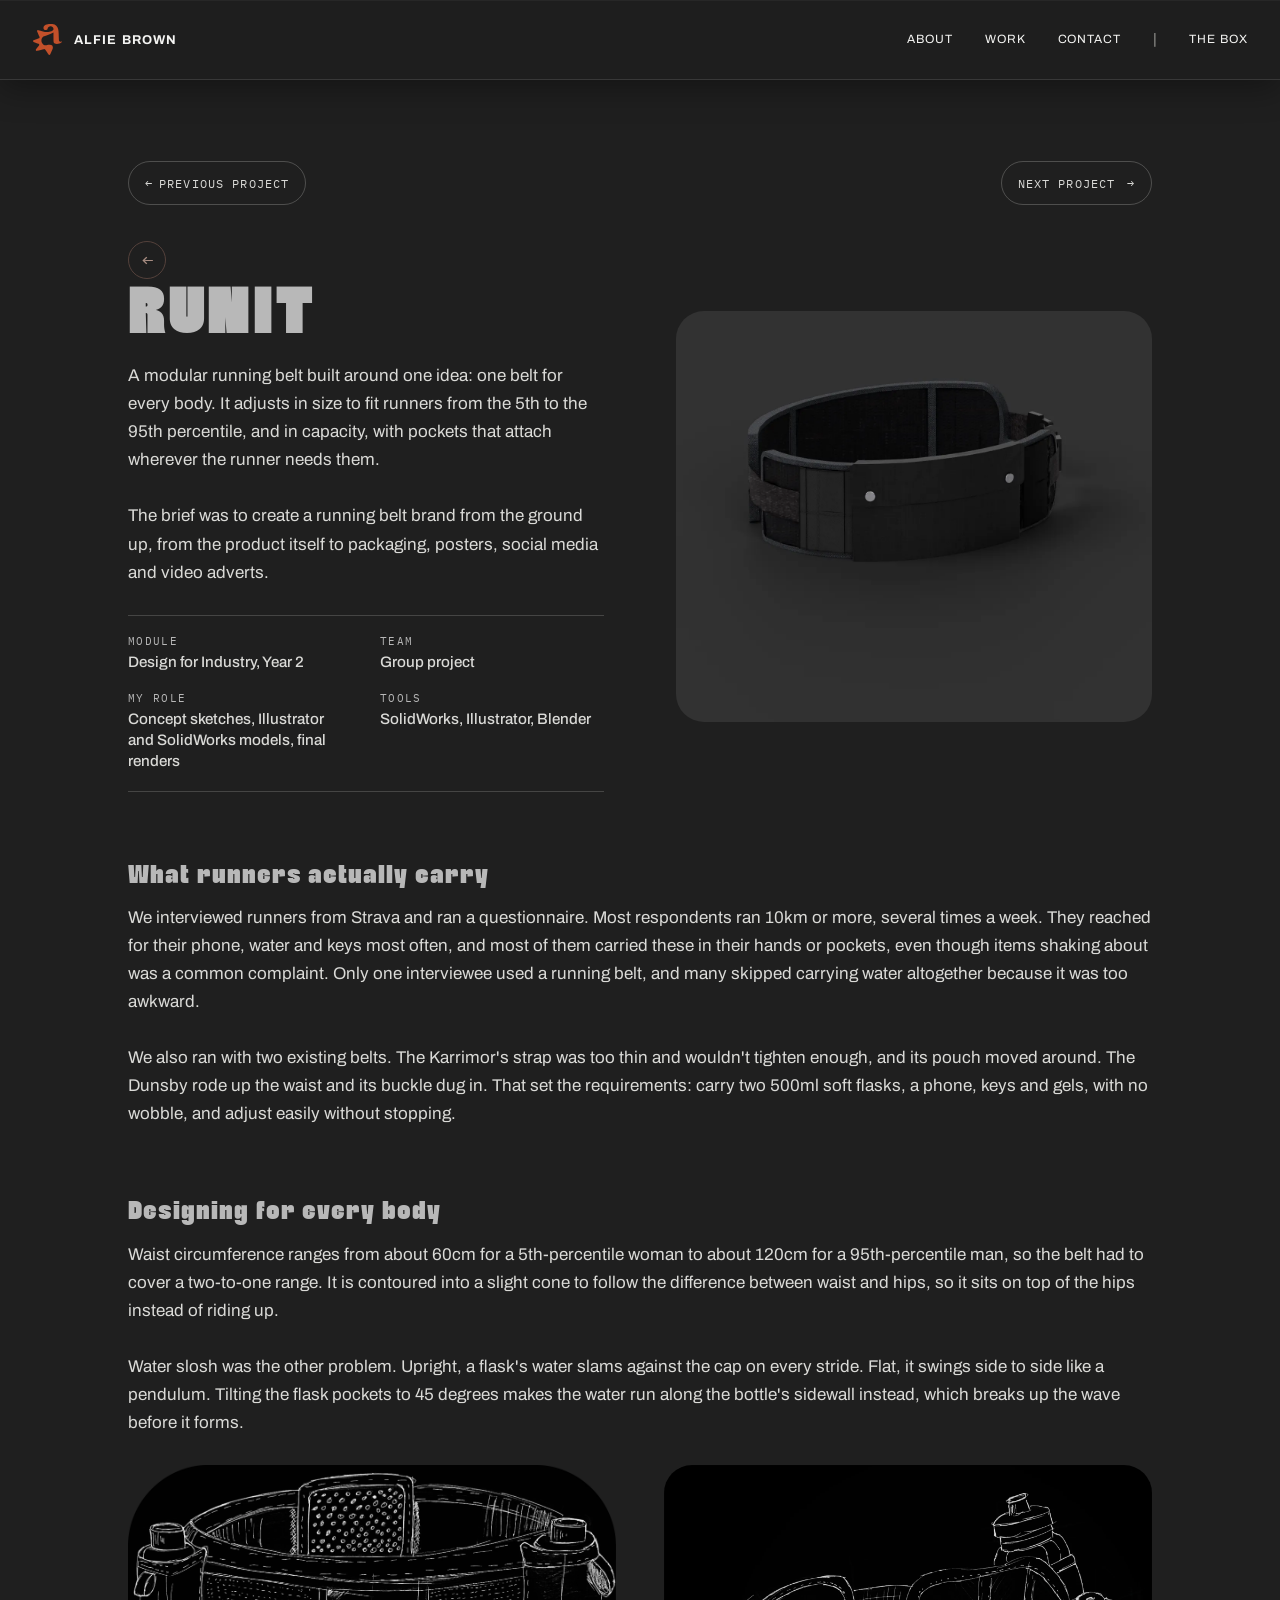
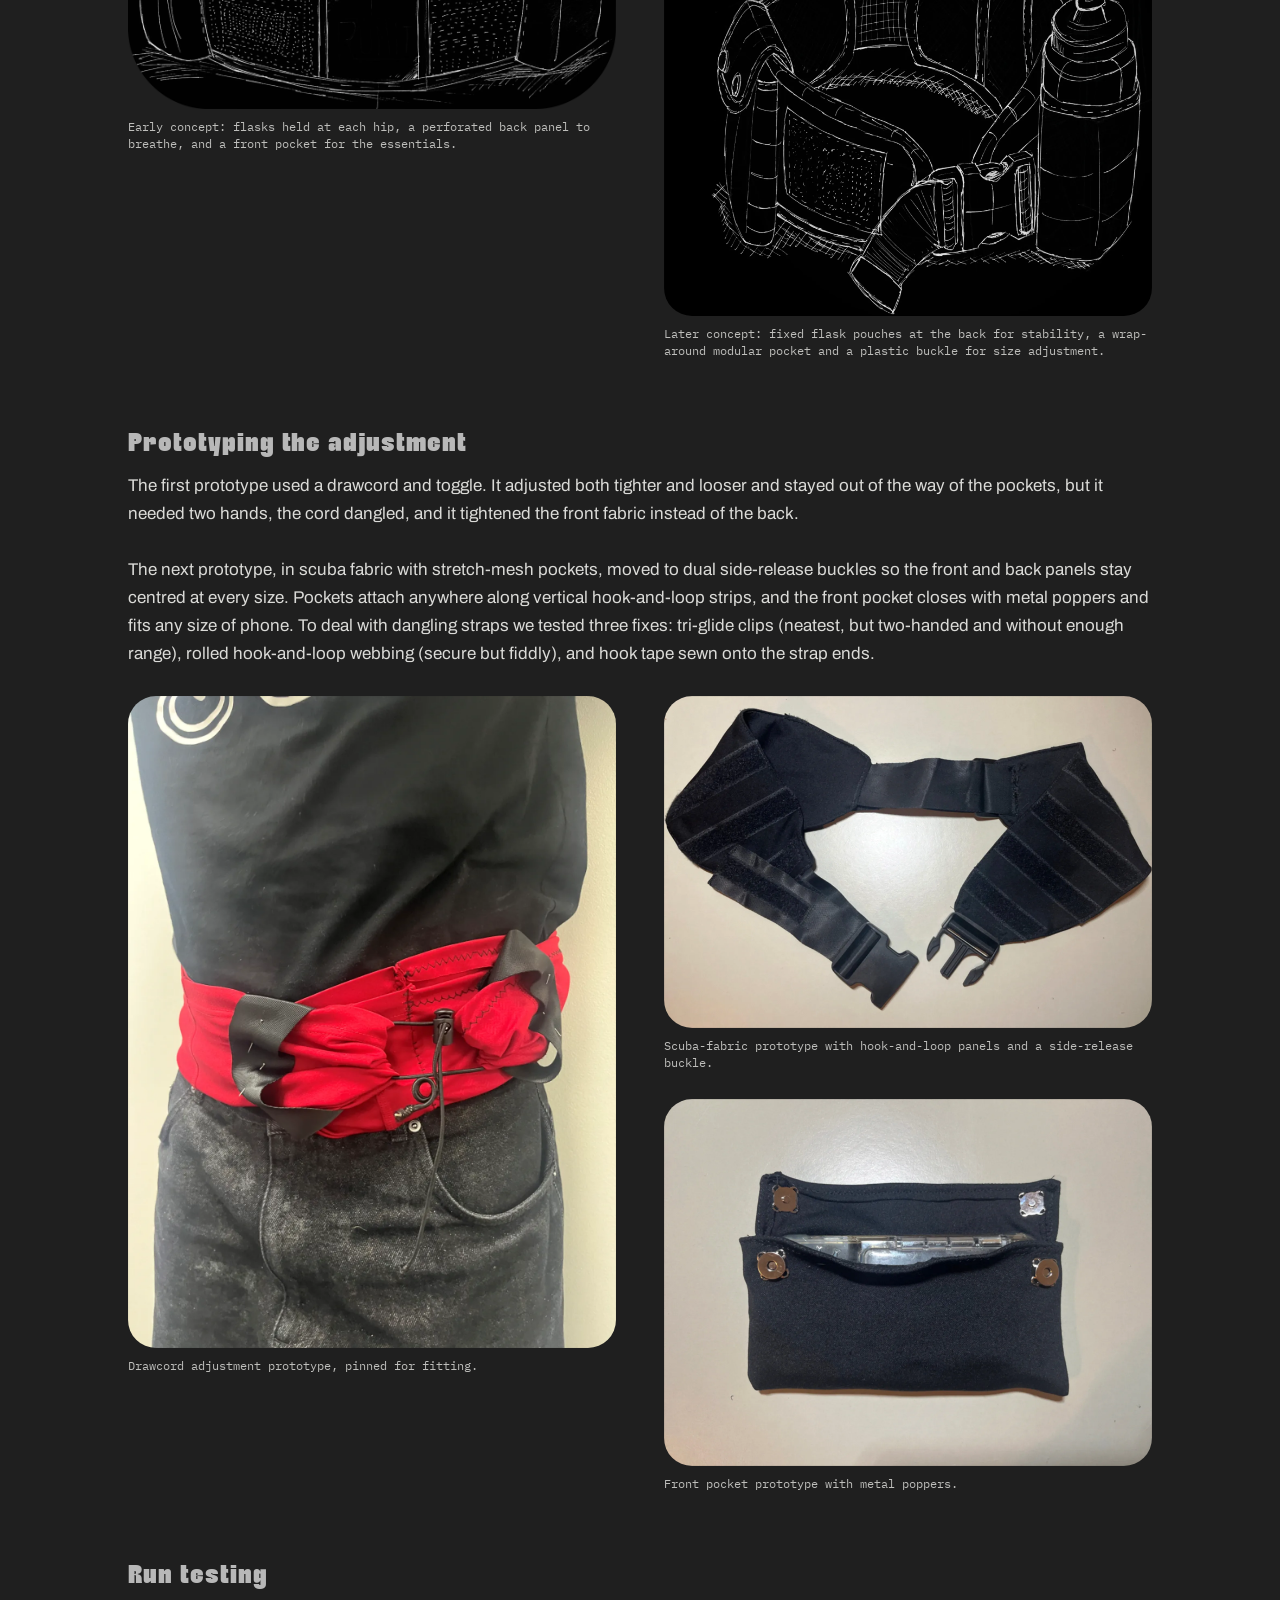
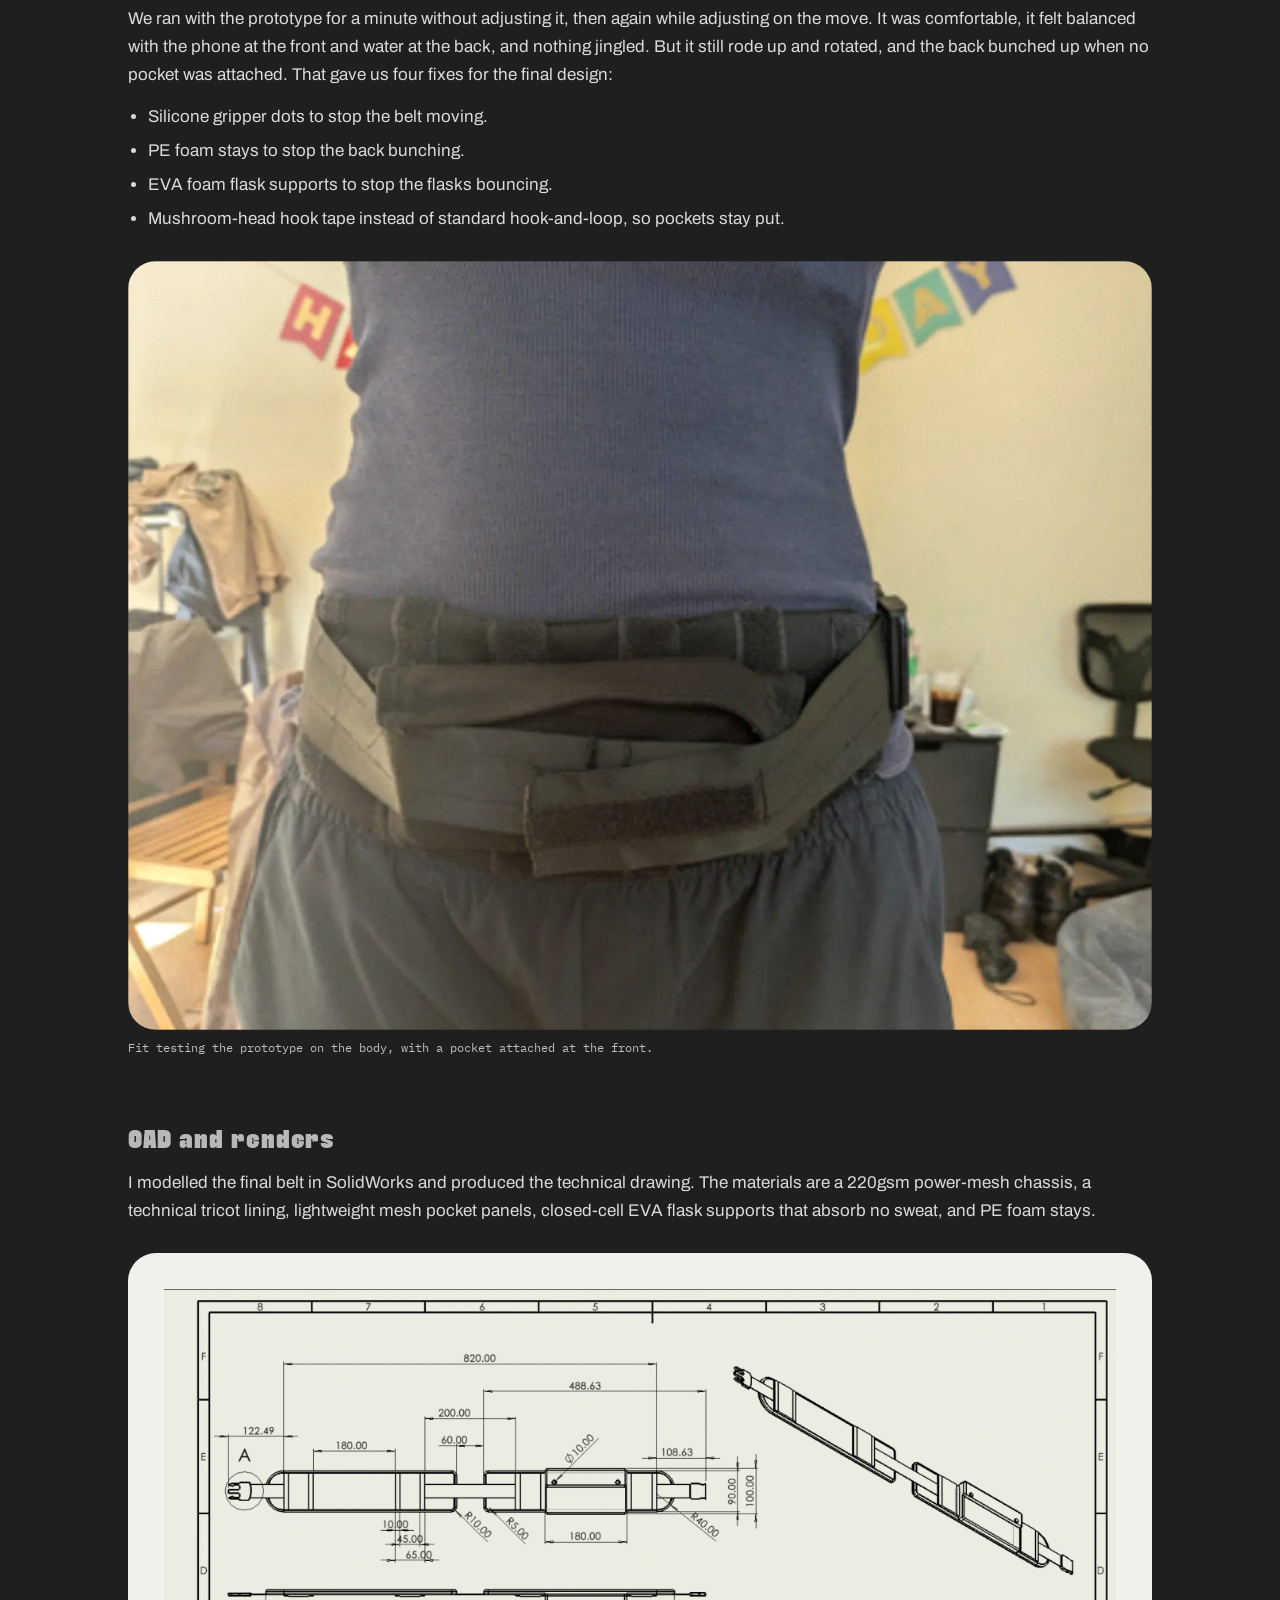
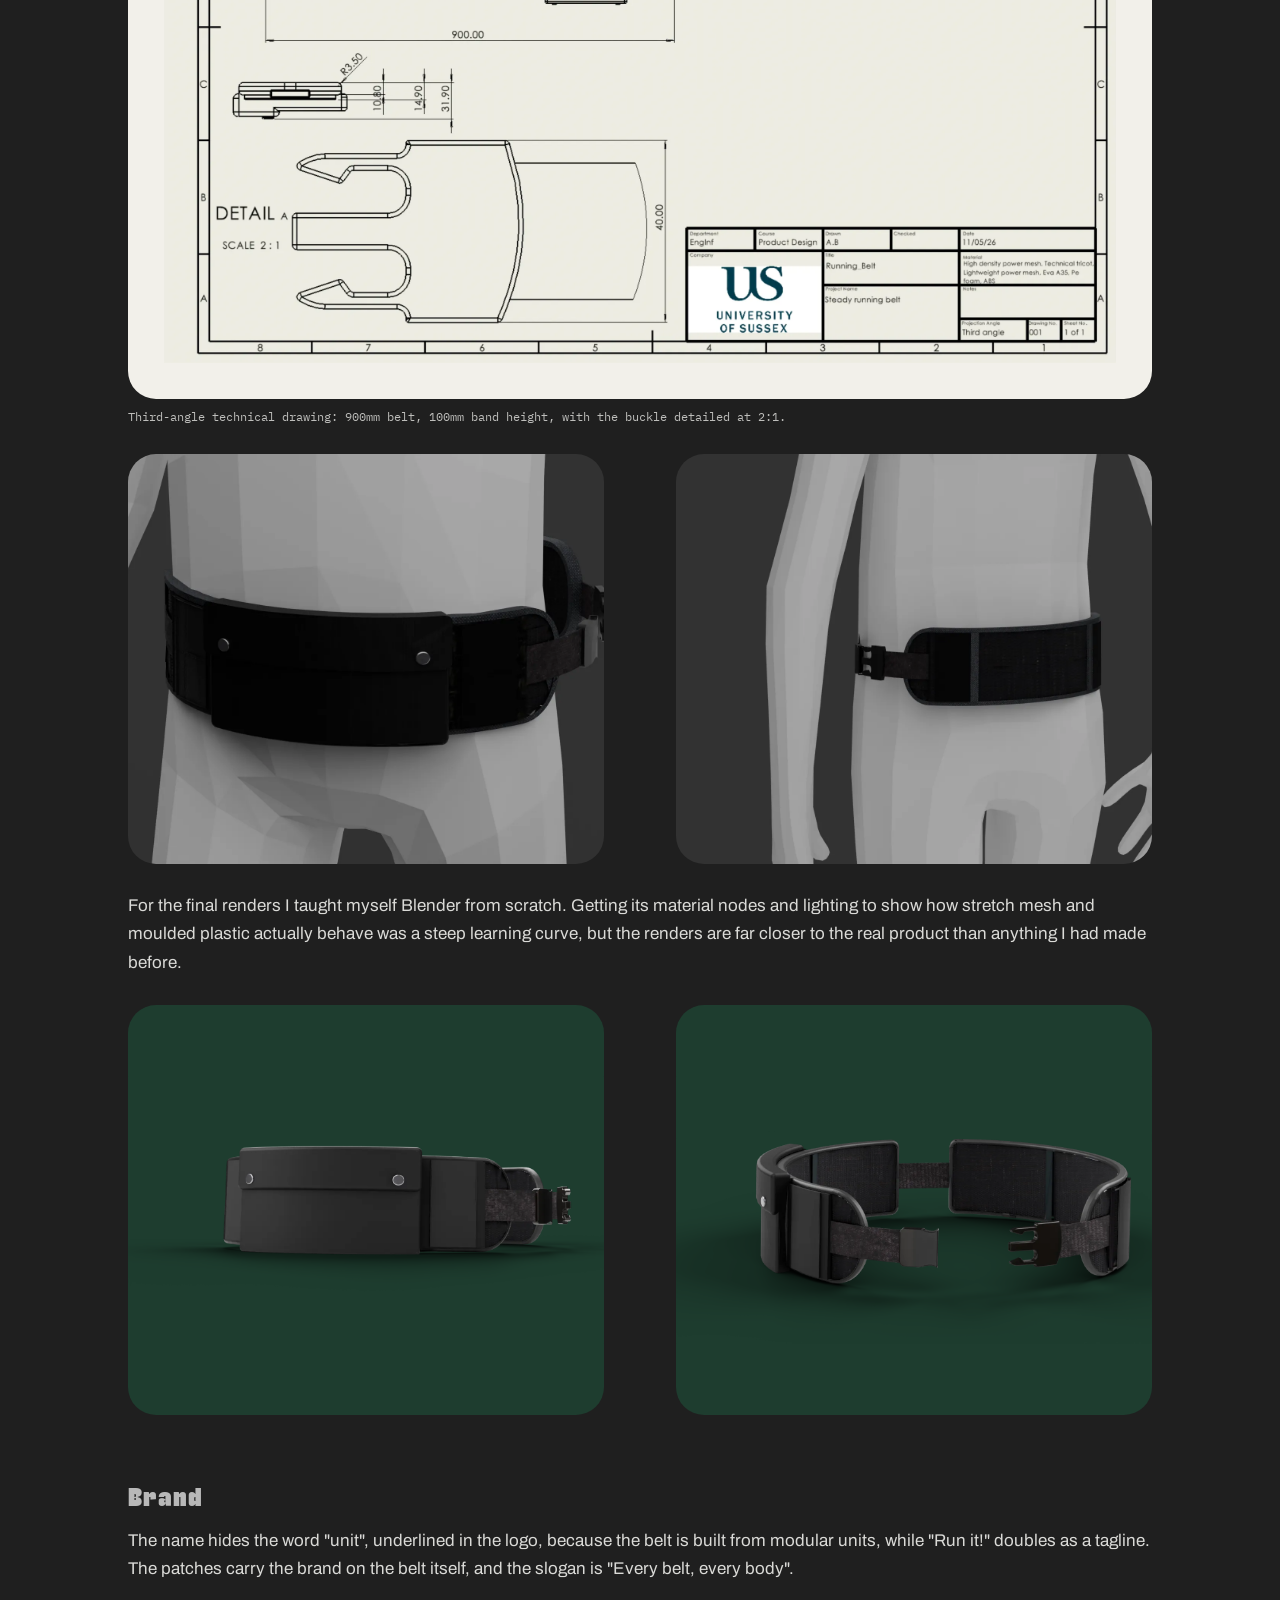
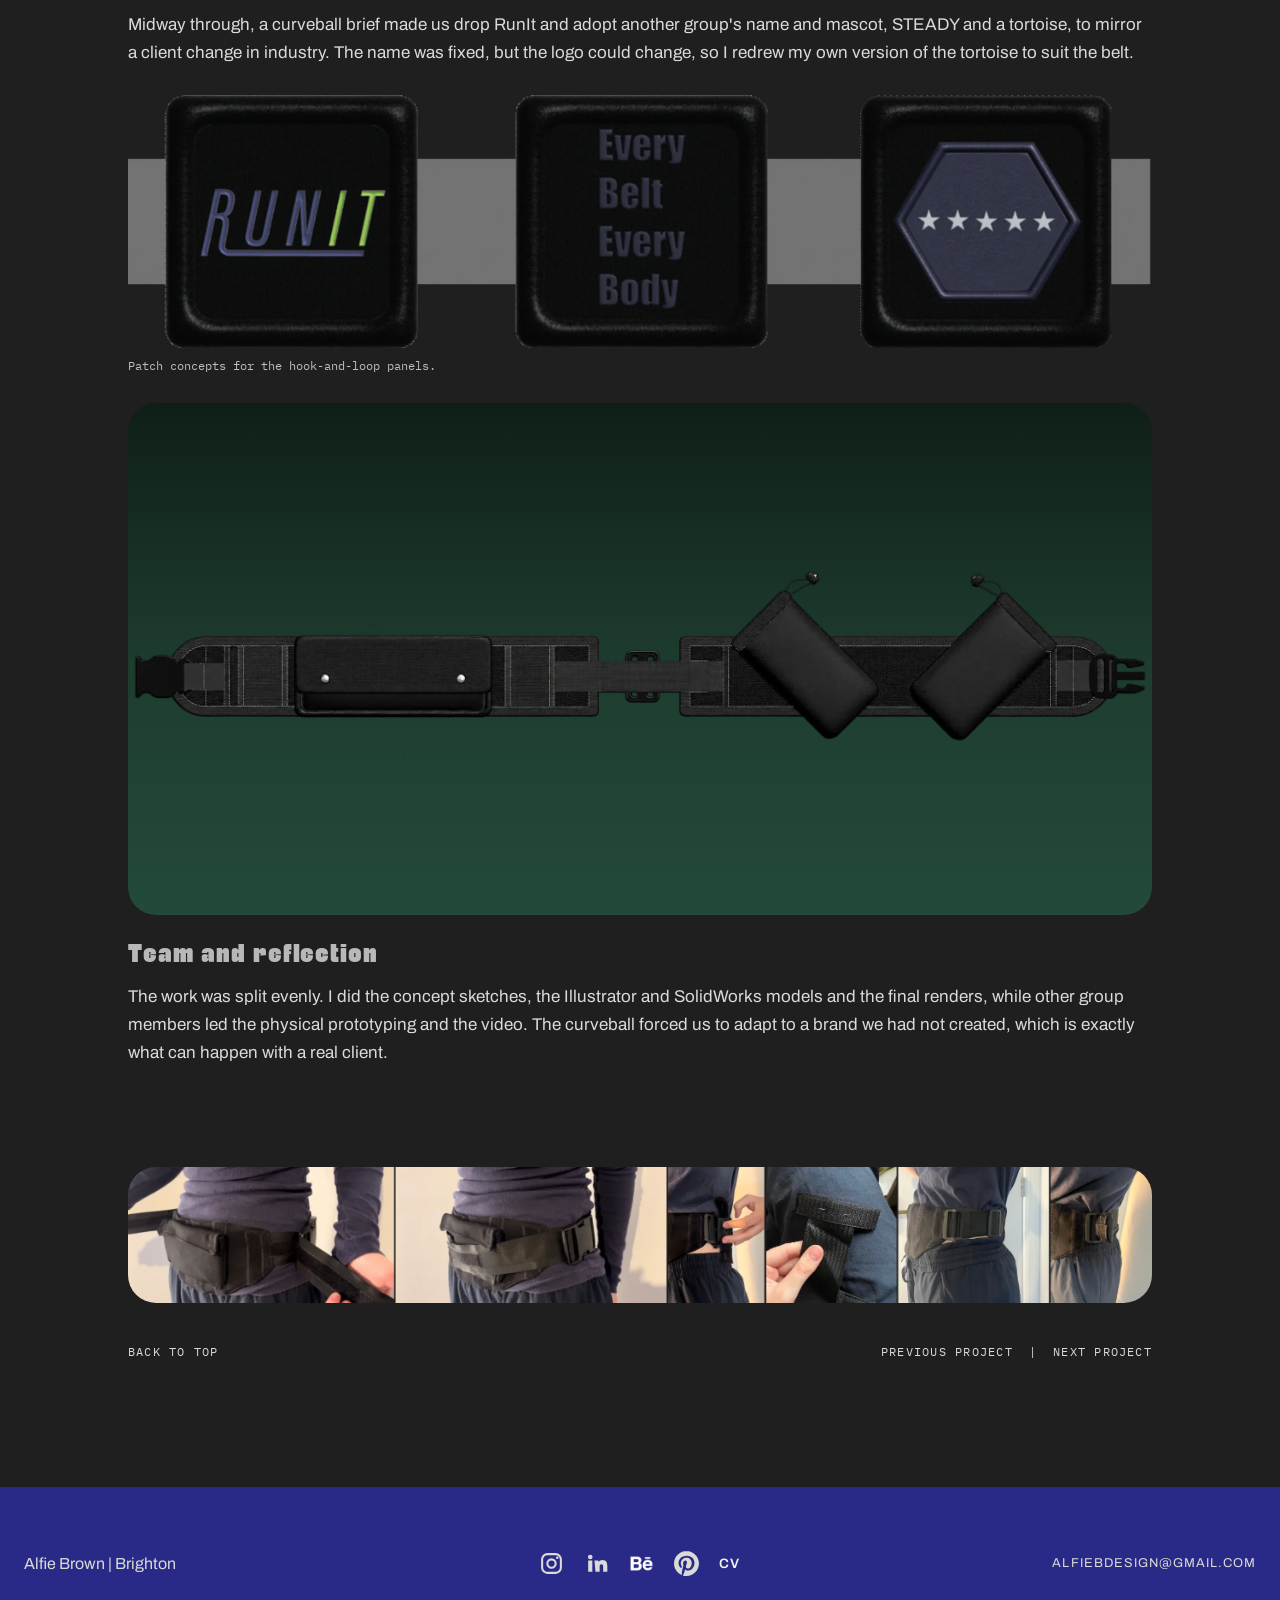
<file: runit.html>
<!DOCTYPE html>
<html lang="en">
<head>
  <meta charset="UTF-8">
  <meta name="viewport" content="width=device-width, initial-scale=1.0">
  <title>RunIt | Alfie Brown</title>
  <link rel="icon" href="/assets/logos/a-logo.svg" type="image/svg+xml">
  <meta name="description" content="A group project to design a modular running belt that fits runners from the 5th to the 95th percentile, taken from interviews and sketches through prototypes, run tests and SolidWorks drawings.">
  <link rel="canonical" href="https://alfiebrowndesign.co.uk/runit">
  <meta property="og:type" content="article">
  <meta property="og:title" content="RunIt | Alfie Brown">
  <meta property="og:description" content="A group project to design a modular running belt that fits runners from the 5th to the 95th percentile, taken from interviews and sketches through prototypes, run tests and SolidWorks drawings.">
  <meta property="og:url" content="https://alfiebrowndesign.co.uk/runit">
  <meta property="og:image" content="https://alfiebrowndesign.co.uk/assets/images/runit/general/uuhhh.webp">
  <meta name="twitter:card" content="summary_large_image">
  <meta name="twitter:title" content="RunIt | Alfie Brown">
  <meta name="twitter:description" content="A group project to design a modular running belt that fits runners from the 5th to the 95th percentile, taken from interviews and sketches through prototypes, run tests and SolidWorks drawings.">
  <meta name="twitter:image" content="https://alfiebrowndesign.co.uk/assets/images/runit/general/uuhhh.webp">
  <link rel="preconnect" href="https://fonts.googleapis.com">
  <link rel="preconnect" href="https://fonts.gstatic.com" crossorigin>
  <link rel="stylesheet" href="https://fonts.googleapis.com/css2?family=Archivo:wght@400;600;700;900&family=Archivo+Black&family=IBM+Plex+Mono:wght@400;500&display=swap">
  <link rel="stylesheet" href="theme-tokens.css">
  <link rel="stylesheet" href="site-header.css">
  <link rel="stylesheet" href="project-story-v2.css">
  <link rel="stylesheet" href="site-footer.css">
  <style>
    /* TODO: confirm Quwela DEMO licence (Ragamkata Studio) allows web use before publishing */
    @font-face {
      font-family: "Quwela";
      src: url("assets/fonts/quwela-demo-regular.ttf") format("truetype");
      font-style: normal;
      font-weight: 400;
      font-display: swap;
    }
  </style>
</head>
<body class="runit-project has-site-header">
  <header class="site-header">
    <div class="site-header-left">
      <a class="site-header-brand" href="/" aria-label="Back to home"><img class="site-header-logo" src="assets/logos/a-logo.svg" alt="Alfie Brown logo"><span>Alfie Brown</span></a>
    </div>
    <div class="site-header-right">
      <nav class="site-header-nav" aria-label="Portfolio navigation">
        <a href="/#about">About</a>
        <a href="/#work">Work</a>
        <a href="/#contact">Contact</a>
      </nav>
      <span class="site-header-divider" aria-hidden="true">|</span>
      <a class="site-header-box" href="/the-box/">The Box</a>
    </div>
  </header>

  <main class="capy-page" id="top">
    <nav class="capy-project-nav" aria-label="Project navigation, top">
      <a class="capy-project-nav-link" href="captured" rel="prev"><span aria-hidden="true">&larr;</span> Previous Project<span class="visually-hidden">: Captured</span></a>
      <a class="capy-project-nav-link" href="the-montgomery" rel="next">Next Project<span class="visually-hidden">: MONTGOMERY</span> <span aria-hidden="true">&rarr;</span></a>
    </nav>
    <section class="capy-hero" aria-labelledby="project-title">
      <div class="capy-copy">
        <a class="capy-back" href="/#work" aria-label="Back to portfolio">&larr;</a>
        <h1 class="capy-title" id="project-title">RUNIT</h1>
        <p>A modular running belt built around one idea: one belt for every body. It adjusts in size to fit runners from the 5th to the 95th percentile, and in capacity, with pockets that attach wherever the runner needs them.</p>
        <p>The brief was to create a running belt brand from the ground up, from the product itself to packaging, posters, social media and video adverts.</p>
        <dl class="capy-facts">
          <div><dt>Module</dt><dd>Design for Industry, Year 2</dd></div>
          <div><dt>Team</dt><dd>Group project</dd></div>
          <div><dt>My role</dt><dd>Concept sketches, Illustrator and SolidWorks models, final renders</dd></div>
          <div><dt>Tools</dt><dd>SolidWorks, Illustrator, Blender</dd></div>
        </dl>
      </div>
      <img class="capy-image capy-hero-image" src="assets/images/runit/general/front-view.webp" alt="RunIt running belt front view">
    </section>

    <section class="capy-description" aria-labelledby="runit-research">
      <h2 class="capy-subtitle" id="runit-research">What runners actually carry</h2>
      <p>We interviewed runners from Strava and ran a questionnaire. Most respondents ran 10km or more, several times a week. They reached for their phone, water and keys most often, and most of them carried these in their hands or pockets, even though items shaking about was a common complaint. Only one interviewee used a running belt, and many skipped carrying water altogether because it was too awkward.</p>
      <p>We also ran with two existing belts. The Karrimor's strap was too thin and wouldn't tighten enough, and its pouch moved around. The Dunsby rode up the waist and its buckle dug in. That set the requirements: carry two 500ml soft flasks, a phone, keys and gels, with no wobble, and adjust easily without stopping.</p>
    </section>

    <section class="capy-description" aria-labelledby="runit-fit">
      <h2 class="capy-subtitle" id="runit-fit">Designing for every body</h2>
      <p>Waist circumference ranges from about 60cm for a 5th-percentile woman to about 120cm for a 95th-percentile man, so the belt had to cover a two-to-one range. It is contoured into a slight cone to follow the difference between waist and hips, so it sits on top of the hips instead of riding up.</p>
      <p>Water slosh was the other problem. Upright, a flask's water slams against the cap on every stride. Flat, it swings side to side like a pendulum. Tilting the flask pockets to 45 degrees makes the water run along the bottle's sidewall instead, which breaks up the wave before it forms.</p>
    </section>

    <div class="capy-gallery">
      <figure class="capy-figure">
        <img src="assets/images/runit/general/concept-sketch-1.webp" alt="White-on-black sketch of a belt with flasks on each side, a perforated back panel and a front pocket" loading="lazy">
        <figcaption>Early concept: flasks held at each hip, a perforated back panel to breathe, and a front pocket for the essentials.</figcaption>
      </figure>
      <figure class="capy-figure">
        <img src="assets/images/runit/general/concept-sketch-2.webp" alt="White-on-black sketch of a belt with a side-release buckle, a wrap-around pocket and two flasks at the back" loading="lazy">
        <figcaption>Later concept: fixed flask pouches at the back for stability, a wrap-around modular pocket and a plastic buckle for size adjustment.</figcaption>
      </figure>
    </div>

    <section class="capy-description" aria-labelledby="runit-proto">
      <h2 class="capy-subtitle" id="runit-proto">Prototyping the adjustment</h2>
      <p>The first prototype used a drawcord and toggle. It adjusted both tighter and looser and stayed out of the way of the pockets, but it needed two hands, the cord dangled, and it tightened the front fabric instead of the back.</p>
      <p>The next prototype, in scuba fabric with stretch-mesh pockets, moved to dual side-release buckles so the front and back panels stay centred at every size. Pockets attach anywhere along vertical hook-and-loop strips, and the front pocket closes with metal poppers and fits any size of phone. To deal with dangling straps we tested three fixes: tri-glide clips (neatest, but two-handed and without enough range), rolled hook-and-loop webbing (secure but fiddly), and hook tape sewn onto the strap ends.</p>
    </section>

    <div class="capy-gallery">
      <figure class="capy-figure">
        <img src="assets/images/runit/general/belt-testing.webp" alt="Red fabric prototype belt with a drawcord and toggle, worn and pinned" loading="lazy">
        <figcaption>Drawcord adjustment prototype, pinned for fitting.</figcaption>
      </figure>
      <div>
        <figure class="capy-figure">
          <img src="assets/images/runit/general/belt-test.webp" alt="Black scuba prototype belt laid flat, with hook-and-loop strips and a side-release buckle" loading="lazy">
          <figcaption>Scuba-fabric prototype with hook-and-loop panels and a side-release buckle.</figcaption>
        </figure>
        <figure class="capy-figure">
          <img src="assets/images/runit/general/pocket-testing.webp" alt="Black fabric pocket prototype with magnetic poppers, holding a phone" loading="lazy">
          <figcaption>Front pocket prototype with metal poppers.</figcaption>
        </figure>
      </div>
    </div>

    <section class="capy-description" aria-labelledby="runit-test">
      <h2 class="capy-subtitle" id="runit-test">Run testing</h2>
      <p>We ran with the prototype for a minute without adjusting it, then again while adjusting on the move. It was comfortable, it felt balanced with the phone at the front and water at the back, and nothing jingled. But it still rode up and rotated, and the back bunched up when no pocket was attached. That gave us four fixes for the final design:</p>
      <ul class="capy-list">
        <li>Silicone gripper dots to stop the belt moving.</li>
        <li>PE foam stays to stop the back bunching.</li>
        <li>EVA foam flask supports to stop the flasks bouncing.</li>
        <li>Mushroom-head hook tape instead of standard hook-and-loop, so pockets stay put.</li>
      </ul>
    </section>

    <figure class="capy-figure">
      <img src="assets/images/runit/general/testing-fit.webp" alt="Prototype belt worn at the hips during a fit test" loading="lazy">
      <figcaption>Fit testing the prototype on the body, with a pocket attached at the front.</figcaption>
    </figure>

    <section class="capy-description" aria-labelledby="runit-cad">
      <h2 class="capy-subtitle" id="runit-cad">CAD and renders</h2>
      <p>I modelled the final belt in SolidWorks and produced the technical drawing. The materials are a 220gsm power-mesh chassis, a technical tricot lining, lightweight mesh pocket panels, closed-cell EVA flask supports that absorb no sweat, and PE foam stays.</p>
    </section>

    <figure class="capy-figure capy-paper">
      <img src="assets/images/runit/general/technical-drawing.webp" alt="SolidWorks technical drawing of the running belt with dimensions, a side section and a buckle detail at 2:1" loading="lazy">
      <figcaption>Third-angle technical drawing: 900mm belt, 100mm band height, with the buckle detailed at 2:1.</figcaption>
    </figure>

    <section class="capy-showcase" aria-label="Running belt design and details">
      <img class="capy-image" src="assets/images/runit/general/body-open-view.webp" alt="RunIt running belt open body view" loading="lazy">
      <img class="capy-image" src="assets/images/runit/general/body-back-view.webp" alt="RunIt running belt rear body view" loading="lazy">
    </section>

    <section class="capy-description" aria-label="Rendering">
      <p>For the final renders I taught myself Blender from scratch. Getting its material nodes and lighting to show how stretch mesh and moulded plastic actually behave was a steep learning curve, but the renders are far closer to the real product than anything I had made before.</p>
    </section>

    <section class="capy-showcase" aria-label="Running belt renders">
      <img class="capy-image runit-render" src="assets/images/runit/general/belt-render-back.webp" alt="RunIt running belt back panel render" loading="lazy">
      <img class="capy-image runit-render" src="assets/images/runit/general/belt-render-open.webp" alt="RunIt running belt open render" loading="lazy">
    </section>

    <section class="capy-description" aria-labelledby="runit-brand">
      <h2 class="capy-subtitle" id="runit-brand">Brand</h2>
      <p>The name hides the word "unit", underlined in the logo, because the belt is built from modular units, while "Run it!" doubles as a tagline. The patches carry the brand on the belt itself, and the slogan is "Every belt, every body".</p>
      <p>Midway through, a curveball brief made us drop RunIt and adopt another group's name and mascot, STEADY and a tortoise, to mirror a client change in industry. The name was fixed, but the logo could change, so I redrew my own version of the tortoise to suit the belt.</p>
    </section>

    <figure class="capy-figure">
      <img src="assets/images/runit/general/patches-concept.webp" alt="Three square belt patches: the RunIt logo, the slogan Every Belt Every Body, and a five-star hexagon badge" loading="lazy">
      <figcaption>Patch concepts for the hook-and-loop panels.</figcaption>
    </figure>

    <div class="capy-wide-box">
      <img src="assets/images/runit/general/illustator-transparent.webp" alt="RunIt belt illustration detail" loading="lazy">
    </div>

    <section class="capy-endnote" aria-labelledby="runit-team">
      <h2 class="capy-subtitle" id="runit-team">Team and reflection</h2>
      <p>The work was split evenly. I did the concept sketches, the Illustrator and SolidWorks models and the final renders, while other group members led the physical prototyping and the video. The curveball forced us to adapt to a brand we had not created, which is exactly what can happen with a real client.</p>
    </section>

    <img class="capy-image capy-real-belt" src="assets/images/runit/general/real-product.webp" alt="The finished running belt, photographed" loading="lazy">

    <footer class="capy-footer">
      <div class="capy-footer-top">
        <a href="#top">Back to top</a>
        <nav class="capy-footer-nav" aria-label="Project navigation">
          <a href="captured" rel="prev">Previous Project</a>
          <span aria-hidden="true">|</span>
          <a href="the-montgomery" rel="next">Next Project</a>
        </nav>
      </div>
    </footer>
  </main>

  <footer class="site-footer">
    <div class="footer-copy">
      <span>Alfie Brown | Brighton</span>
    </div>
    <div class="footer-social">
      <a class="instagram-link" href="https://www.instagram.com/alfiebdesign/" target="_blank" rel="noopener noreferrer" aria-label="Instagram"><svg viewBox="0 0 24 24" aria-hidden="true"><defs><linearGradient id="instagram-gradient-fill" x1="0" y1="24" x2="24" y2="0" gradientUnits="userSpaceOnUse"><stop offset="0" stop-color="#feda75"/><stop offset="0.5" stop-color="#d62976"/><stop offset="1" stop-color="#4f5bd5"/></linearGradient></defs><rect x="3" y="3" width="18" height="18" rx="5" fill="none" stroke="currentColor" stroke-width="2"/><circle cx="12" cy="12" r="4" fill="none" stroke="currentColor" stroke-width="2"/><circle cx="17.5" cy="6.5" r="1.25" fill="currentColor"/><g class="instagram-gradient" fill="none" stroke="url(#instagram-gradient-fill)" stroke-width="2"><rect x="3" y="3" width="18" height="18" rx="5"/><circle cx="12" cy="12" r="4"/></g><circle class="instagram-gradient" cx="17.5" cy="6.5" r="1.25" fill="url(#instagram-gradient-fill)"/></svg></a>
      <a class="linkedin-link" href="https://www.linkedin.com/in/alfie-brown-148322386" target="_blank" rel="noopener noreferrer" aria-label="LinkedIn"><svg viewBox="0 0 24 24" aria-hidden="true"><path fill="currentColor" d="M4 9h4v11H4zM6 3.5a2.25 2.25 0 1 1 0 4.5 2.25 2.25 0 0 1 0-4.5zM10 9h3.8v1.6h.05c.53-1 1.83-2 3.77-2 4.03 0 4.78 2.65 4.78 6.1V20h-4v-4.7c0-1.12-.02-2.56-1.56-2.56-1.56 0-1.8 1.22-1.8 2.48V20h-4z"/></svg></a>
      <a class="behance-link" href="https://www.behance.net/alfiebrown15" target="_blank" rel="noopener noreferrer" aria-label="Behance"><img src="assets/logos/behance.webp" alt="" aria-hidden="true"></a>
      <a class="pinterest-link" href="https://uk.pinterest.com/AlfieBrownDesign/" target="_blank" rel="noopener noreferrer" aria-label="Pinterest"><svg viewBox="0 0 24 24" aria-hidden="true"><path fill="currentColor" d="M12.017 0C5.396 0 .029 5.367.029 11.987c0 5.079 3.158 9.417 7.618 11.162-.105-.949-.199-2.403.041-3.439.219-.937 1.406-5.957 1.406-5.957s-.359-.72-.359-1.781c0-1.663.967-2.911 2.168-2.911 1.024 0 1.518.769 1.518 1.688 0 1.029-.653 2.567-.992 3.992-.285 1.193.6 2.165 1.775 2.165 2.128 0 3.768-2.245 3.768-5.487 0-2.861-2.063-4.869-5.008-4.869-3.41 0-5.409 2.562-5.409 5.199 0 1.033.394 2.143.889 2.741.099.12.112.225.085.345-.09.375-.293 1.199-.334 1.363-.053.225-.172.271-.401.165-1.495-.69-2.433-2.878-2.433-4.646 0-3.776 2.748-7.252 7.92-7.252 4.158 0 7.392 2.967 7.392 6.923 0 4.135-2.607 7.462-6.233 7.462-1.214 0-2.354-.629-2.758-1.379l-.749 2.848c-.269 1.045-1.004 2.352-1.498 3.146 1.123.345 2.306.535 3.55.535 6.607 0 11.985-5.365 11.985-11.987C23.97 5.39 18.592.026 11.985.026L12.017 0z"/></svg></a>
      <a class="footer-cv" href="assets/files/alfie-brown-cv.pdf" target="_blank" rel="noopener noreferrer">CV</a>
    </div>
    <div class="footer-meta">
      <a href="mailto:alfiebdesign@gmail.com">alfiebdesign@gmail.com</a>
    </div>
  </footer>
  <script src="site-header.js"></script>
</body>
</html>
</file>
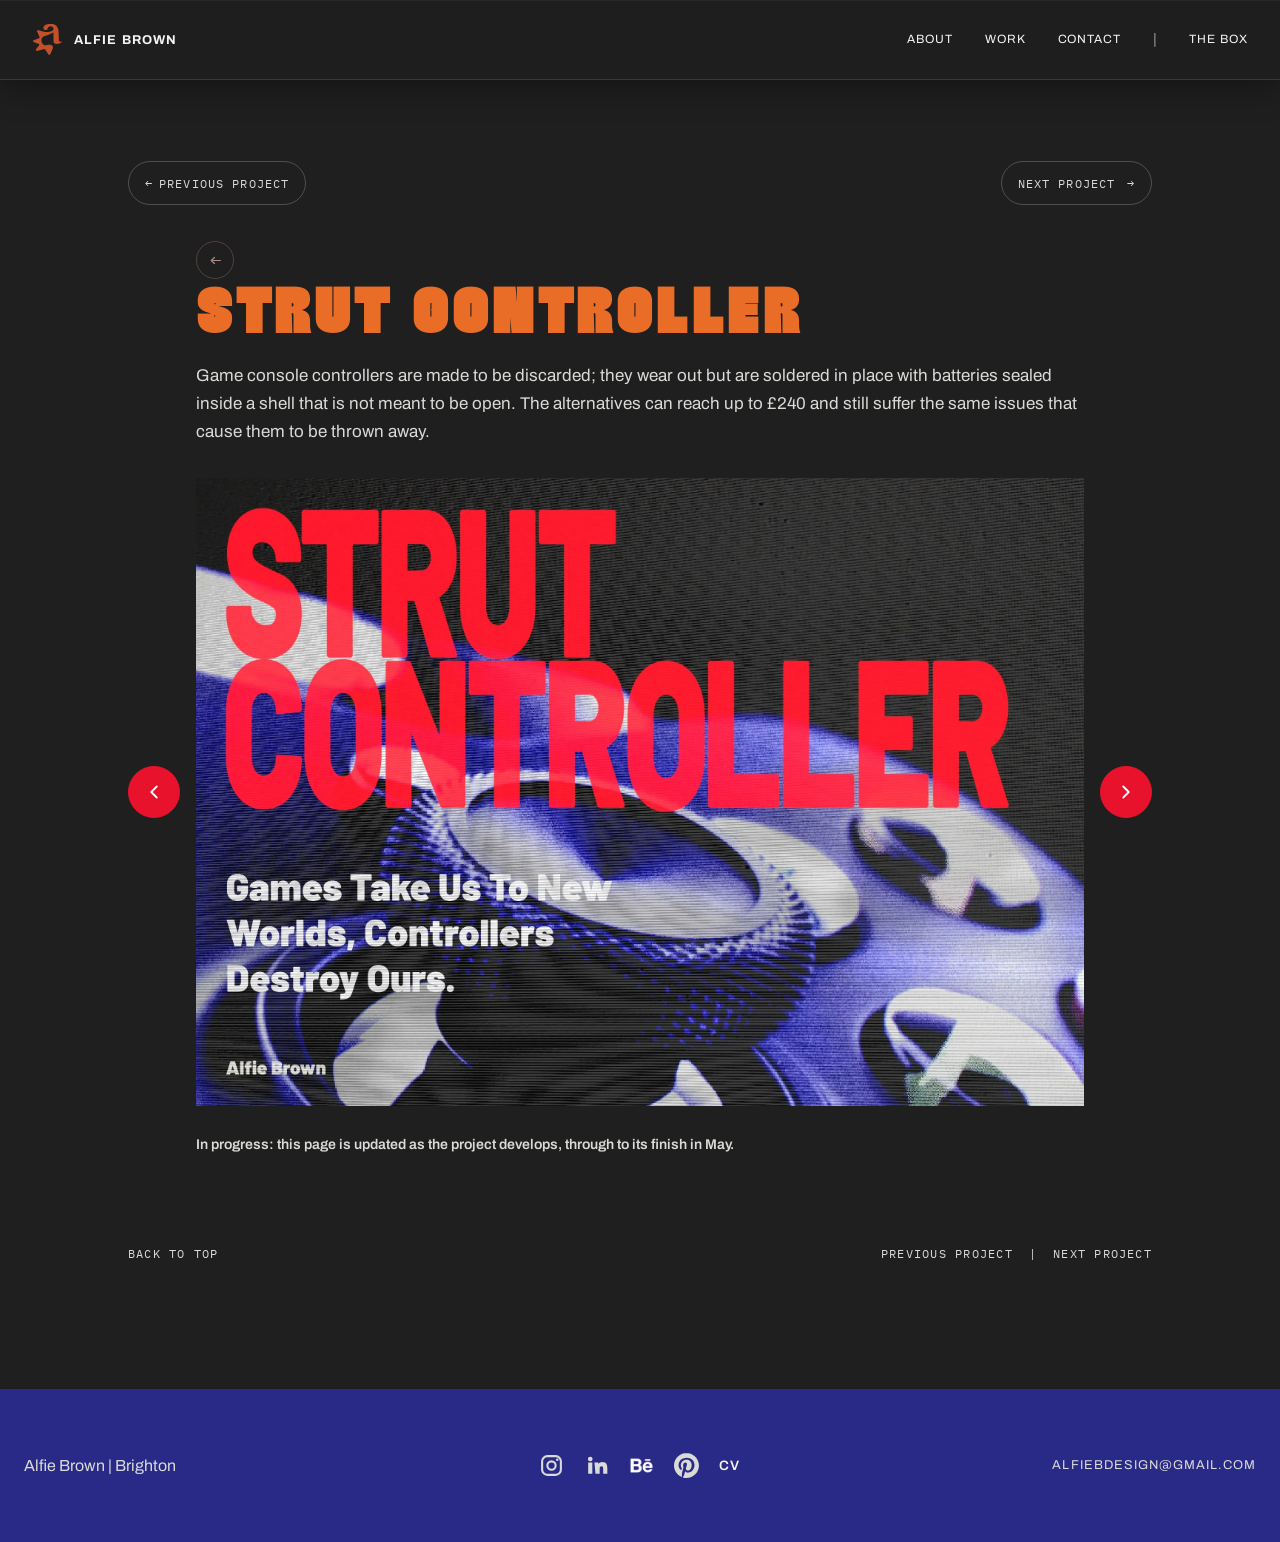
<file: strut-controller.html>
<!DOCTYPE html>
<html lang="en">
<head>
  <meta charset="UTF-8">
  <meta name="viewport" content="width=device-width, initial-scale=1.0">
  <title>STRUT Controller | Alfie Brown</title>
  <link rel="icon" href="/assets/logos/a-logo.svg" type="image/svg+xml">
  <!-- Pulled from the homepage until the project is further along; kept out of search results -->
  <meta name="robots" content="noindex">
  <meta name="description" content="Game console controllers are made to be discarded. This final year project designs a controller whose sticks, battery and shell can be replaced so it can be repaired instead.">
  <link rel="canonical" href="https://alfiebrowndesign.co.uk/strut-controller">
  <meta property="og:type" content="article">
  <meta property="og:title" content="STRUT Controller | Alfie Brown">
  <meta property="og:description" content="Game console controllers are made to be discarded. This final year project designs a controller whose sticks, battery and shell can be replaced so it can be repaired instead.">
  <meta property="og:url" content="https://alfiebrowndesign.co.uk/strut-controller">
  <meta property="og:image" content="https://alfiebrowndesign.co.uk/assets/images/strut-controller/general/strut-thumb.webp">
  <meta name="twitter:card" content="summary_large_image">
  <meta name="twitter:title" content="STRUT Controller | Alfie Brown">
  <meta name="twitter:description" content="Game console controllers are made to be discarded. This final year project designs a controller whose sticks, battery and shell can be replaced so it can be repaired instead.">
  <meta name="twitter:image" content="https://alfiebrowndesign.co.uk/assets/images/strut-controller/general/strut-thumb.webp">
  <link rel="preconnect" href="https://fonts.googleapis.com">
  <link rel="preconnect" href="https://fonts.gstatic.com" crossorigin>
  <link rel="stylesheet" href="https://fonts.googleapis.com/css2?family=Archivo:wght@400;600;700;900&family=Archivo+Black&family=IBM+Plex+Mono:wght@400;500&display=swap">
  <link rel="stylesheet" href="theme-tokens.css">
  <link rel="stylesheet" href="site-header.css">
  <link rel="stylesheet" href="project-story-v2.css">
  <link rel="stylesheet" href="site-footer.css">
  <style>
    /* TODO: confirm Quwela DEMO licence (Ragamkata Studio) allows web use before publishing */
    @font-face {
      font-family: "Quwela";
      src: url("assets/fonts/quwela-demo-regular.ttf") format("truetype");
      font-style: normal;
      font-weight: 400;
      font-display: swap;
    }

    body.final-year-project {
      --fyp-arrow: 52px;
      --fyp-gap: 16px;
      --fyp-inset: calc(var(--fyp-arrow) + var(--fyp-gap));
    }

    .final-year-project .capy-hero {
      grid-template-columns: minmax(0, 1fr);
      padding: 0 var(--fyp-inset);
    }

    .fyp-slideshow {
      display: grid;
      grid-template-columns: var(--fyp-arrow) minmax(0, 1fr) var(--fyp-arrow);
      column-gap: var(--fyp-gap);
      align-items: center;
      padding-top: 32px;
    }

    .fyp-note {
      margin: 28px 0 0;
      max-width: none;
      padding: 0 var(--fyp-inset);
      color: var(--capy-muted);
      font-size: 0.88rem;
      font-weight: 600;
      line-height: 1.5;
    }

    .fyp-deck {
      position: relative;
      min-width: 0;
      aspect-ratio: 1308 / 924;
      overflow: hidden;
      background: #111;
    }

    .fyp-slide {
      position: absolute;
      inset: 0;
      margin: 0;
      transform: translateX(100%);
      transition: transform 600ms cubic-bezier(0.22, 1, 0.36, 1);
    }

    .fyp-slide[data-pos="center"] { transform: translateX(0); }
    .fyp-slide[data-pos="left"] { transform: translateX(-100%); }
    .fyp-slide.no-transition { transition: none; }

    .fyp-slide img {
      display: block;
      width: 100%;
      height: 100%;
      object-fit: cover;
    }

    .fyp-arrow {
      display: grid;
      place-items: center;
      width: var(--fyp-arrow);
      height: var(--fyp-arrow);
      padding: 0;
      border: 1px solid #e8122c;
      border-radius: 50%;
      background: #e8122c;
      color: #fff;
      cursor: pointer;
    }

    .fyp-arrow svg {
      width: 22px;
      height: 22px;
    }

    .fyp-arrow:hover,
    .fyp-arrow:focus-visible {
      background: #fff;
      color: #e8122c;
    }

    @media (max-width: 700px) {
      body.final-year-project {
        --fyp-arrow: 40px;
        --fyp-gap: 10px;
      }
    }
  </style>
</head>
<body class="final-year-project has-site-header">
  <header class="site-header">
    <div class="site-header-left">
      <a class="site-header-brand" href="/" aria-label="Back to home"><img class="site-header-logo" src="assets/logos/a-logo.svg" alt="Alfie Brown logo"><span>Alfie Brown</span></a>
    </div>
    <div class="site-header-right">
      <nav class="site-header-nav" aria-label="Portfolio navigation">
        <a href="/#about">About</a>
        <a href="/#work">Work</a>
        <a href="/#contact">Contact</a>
      </nav>
      <span class="site-header-divider" aria-hidden="true">|</span>
      <a class="site-header-box" href="/the-box/">The Box</a>
    </div>
  </header>

  <main class="capy-page" id="top">
    <nav class="capy-project-nav" aria-label="Project navigation, top">
      <a class="capy-project-nav-link" href="go-capy" rel="prev"><span aria-hidden="true">&larr;</span> Previous Project<span class="visually-hidden">: Go Capy!</span></a>
      <a class="capy-project-nav-link" href="balance-bike" rel="next">Next Project<span class="visually-hidden">: Balance Bike</span> <span aria-hidden="true">&rarr;</span></a>
    </nav>
    <section class="capy-hero" aria-labelledby="fyp-title">
      <div class="capy-copy">
        <a class="capy-back" href="/#work" aria-label="Back to portfolio">&larr;</a>
        <h1 class="capy-title" id="fyp-title">STRUT CONTROLLER</h1>
        <p>Game console controllers are made to be discarded; they wear out but are soldered in place with batteries sealed inside a shell that is not meant to be open. The alternatives can reach up to £240 and still suffer the same issues that cause them to be thrown away.</p>
      </div>
    </section>

    <section class="fyp-slideshow" aria-label="Strut Controller presentation">
      <button class="fyp-arrow fyp-prev" type="button" aria-label="Previous slide">
        <svg viewBox="0 0 24 24" fill="none" stroke="currentColor" stroke-width="2" stroke-linecap="round" stroke-linejoin="round" aria-hidden="true"><path d="M15 18l-6-6 6-6"/></svg>
      </button>
      <div class="fyp-deck">
        <figure class="fyp-slide" data-pos="center">
          <img src="assets/images/strut-controller/general/slide-1.webp" alt="Strut Controller title slide">
        </figure>
        <figure class="fyp-slide" data-pos="right">
          <img src="assets/images/strut-controller/general/slide-2.webp" alt="Controllers become e-waste too soon">
        </figure>
        <figure class="fyp-slide" data-pos="right">
          <img src="assets/images/strut-controller/general/slide-3.webp" alt="Why do they fail">
        </figure>
        <figure class="fyp-slide" data-pos="right">
          <img src="assets/images/strut-controller/general/slide-4.webp" alt="Why should you care">
        </figure>
        <figure class="fyp-slide" data-pos="right">
          <img src="assets/images/strut-controller/general/slide-5.webp" alt="What is out there">
        </figure>
        <figure class="fyp-slide" data-pos="right">
          <img src="assets/images/strut-controller/general/slide-6.webp" alt="Initial problem statement">
        </figure>
        <figure class="fyp-slide" data-pos="right">
          <img src="assets/images/strut-controller/general/slide-7.webp" alt="How I could tackle this">
        </figure>
        <figure class="fyp-slide" data-pos="right">
          <img src="assets/images/strut-controller/general/slide-8.webp" alt="Planning October to May">
        </figure>
        <figure class="fyp-slide" data-pos="right">
          <img src="assets/images/strut-controller/general/slide-9.webp" alt="Technical elements">
        </figure>
      </div>
      <button class="fyp-arrow fyp-next" type="button" aria-label="Next slide">
        <svg viewBox="0 0 24 24" fill="none" stroke="currentColor" stroke-width="2" stroke-linecap="round" stroke-linejoin="round" aria-hidden="true"><path d="M9 18l6-6-6-6"/></svg>
      </button>
    </section>

    <p class="fyp-note">In progress: this page is updated as the project develops, through to its finish in May.</p>

    <footer class="capy-footer">
      <div class="capy-footer-top">
        <a href="#top">Back to top</a>
        <nav class="capy-footer-nav" aria-label="Project navigation">
          <a href="go-capy" rel="prev">Previous Project</a>
          <span aria-hidden="true">|</span>
          <a href="balance-bike" rel="next">Next Project</a>
        </nav>
      </div>
    </footer>
  </main>

  <footer class="site-footer">
    <div class="footer-copy">
      <span>Alfie Brown | Brighton</span>
    </div>
    <div class="footer-social">
      <a class="instagram-link" href="https://www.instagram.com/alfiebdesign/" target="_blank" rel="noopener noreferrer" aria-label="Instagram"><svg viewBox="0 0 24 24" aria-hidden="true"><defs><linearGradient id="instagram-gradient-fill" x1="0" y1="24" x2="24" y2="0" gradientUnits="userSpaceOnUse"><stop offset="0" stop-color="#feda75"/><stop offset="0.5" stop-color="#d62976"/><stop offset="1" stop-color="#4f5bd5"/></linearGradient></defs><rect x="3" y="3" width="18" height="18" rx="5" fill="none" stroke="currentColor" stroke-width="2"/><circle cx="12" cy="12" r="4" fill="none" stroke="currentColor" stroke-width="2"/><circle cx="17.5" cy="6.5" r="1.25" fill="currentColor"/><g class="instagram-gradient" fill="none" stroke="url(#instagram-gradient-fill)" stroke-width="2"><rect x="3" y="3" width="18" height="18" rx="5"/><circle cx="12" cy="12" r="4"/></g><circle class="instagram-gradient" cx="17.5" cy="6.5" r="1.25" fill="url(#instagram-gradient-fill)"/></svg></a>
      <a class="linkedin-link" href="https://www.linkedin.com/in/alfie-brown-148322386" target="_blank" rel="noopener noreferrer" aria-label="LinkedIn"><svg viewBox="0 0 24 24" aria-hidden="true"><path fill="currentColor" d="M4 9h4v11H4zM6 3.5a2.25 2.25 0 1 1 0 4.5 2.25 2.25 0 0 1 0-4.5zM10 9h3.8v1.6h.05c.53-1 1.83-2 3.77-2 4.03 0 4.78 2.65 4.78 6.1V20h-4v-4.7c0-1.12-.02-2.56-1.56-2.56-1.56 0-1.8 1.22-1.8 2.48V20h-4z"/></svg></a>
      <a class="behance-link" href="https://www.behance.net/alfiebrown15" target="_blank" rel="noopener noreferrer" aria-label="Behance"><img src="assets/logos/behance.webp" alt="" aria-hidden="true"></a>
      <a class="pinterest-link" href="https://uk.pinterest.com/AlfieBrownDesign/" target="_blank" rel="noopener noreferrer" aria-label="Pinterest"><svg viewBox="0 0 24 24" aria-hidden="true"><path fill="currentColor" d="M12.017 0C5.396 0 .029 5.367.029 11.987c0 5.079 3.158 9.417 7.618 11.162-.105-.949-.199-2.403.041-3.439.219-.937 1.406-5.957 1.406-5.957s-.359-.72-.359-1.781c0-1.663.967-2.911 2.168-2.911 1.024 0 1.518.769 1.518 1.688 0 1.029-.653 2.567-.992 3.992-.285 1.193.6 2.165 1.775 2.165 2.128 0 3.768-2.245 3.768-5.487 0-2.861-2.063-4.869-5.008-4.869-3.41 0-5.409 2.562-5.409 5.199 0 1.033.394 2.143.889 2.741.099.12.112.225.085.345-.09.375-.293 1.199-.334 1.363-.053.225-.172.271-.401.165-1.495-.69-2.433-2.878-2.433-4.646 0-3.776 2.748-7.252 7.92-7.252 4.158 0 7.392 2.967 7.392 6.923 0 4.135-2.607 7.462-6.233 7.462-1.214 0-2.354-.629-2.758-1.379l-.749 2.848c-.269 1.045-1.004 2.352-1.498 3.146 1.123.345 2.306.535 3.55.535 6.607 0 11.985-5.365 11.985-11.987C23.97 5.39 18.592.026 11.985.026L12.017 0z"/></svg></a>
      <a class="footer-cv" href="assets/files/alfie-brown-cv.pdf" target="_blank" rel="noopener noreferrer">CV</a>
    </div>
    <div class="footer-meta">
      <a href="mailto:alfiebdesign@gmail.com">alfiebdesign@gmail.com</a>
    </div>
  </footer>

  <script src="site-header.js"></script>
  <script>
    const slides = Array.from(document.querySelectorAll('.fyp-slide'));
    const prevButton = document.querySelector('.fyp-prev');
    const nextButton = document.querySelector('.fyp-next');
    const transitionMs = 600;
    let currentIndex = 0;
    let isAnimating = false;

    function goTo(step) {
      if (isAnimating) return;
      isAnimating = true;

      const outgoing = slides[currentIndex];
      currentIndex = (currentIndex + step + slides.length) % slides.length;
      const incoming = slides[currentIndex];

      incoming.classList.add('no-transition');
      incoming.dataset.pos = step > 0 ? 'right' : 'left';
      void incoming.offsetWidth;
      incoming.classList.remove('no-transition');
      incoming.dataset.pos = 'center';
      outgoing.dataset.pos = step > 0 ? 'left' : 'right';

      setTimeout(() => { isAnimating = false; }, transitionMs);
    }

    nextButton.addEventListener('click', () => goTo(1));
    prevButton.addEventListener('click', () => goTo(-1));
  </script>
</body>
</html>
</file>
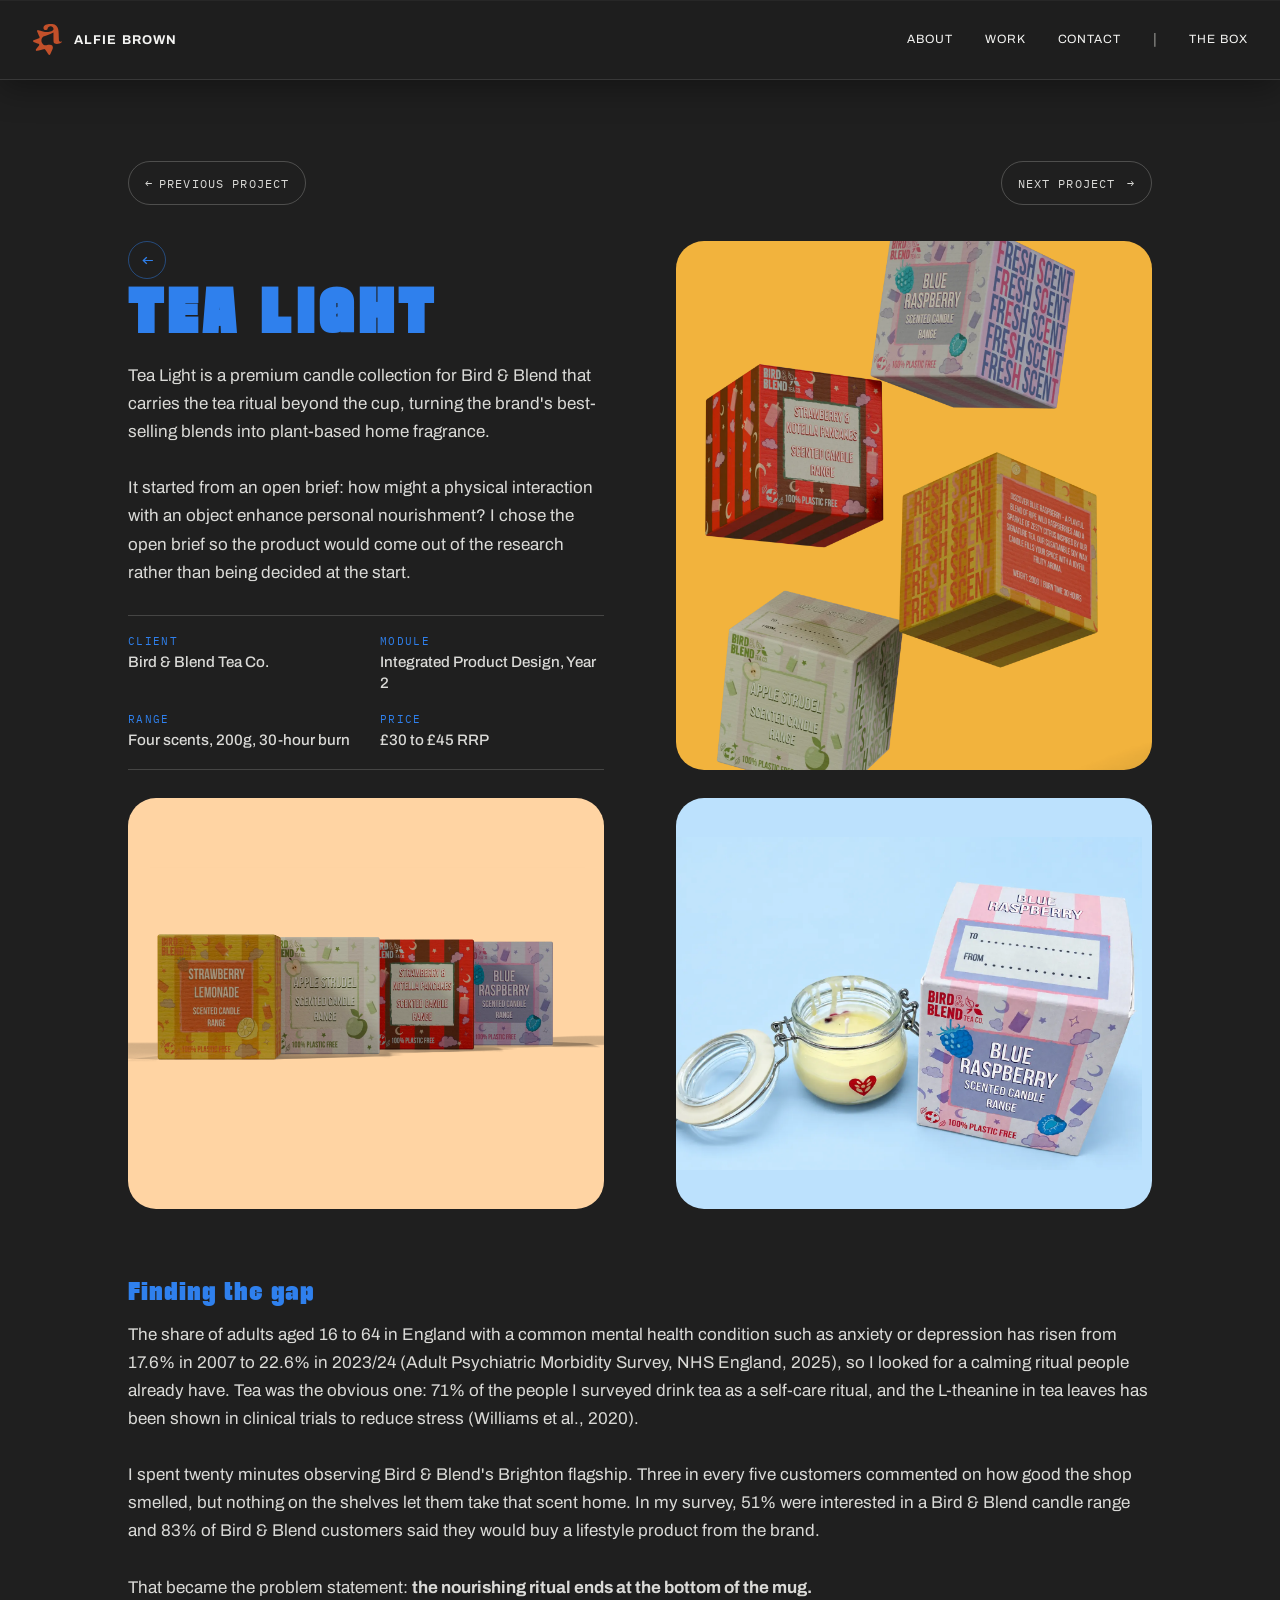
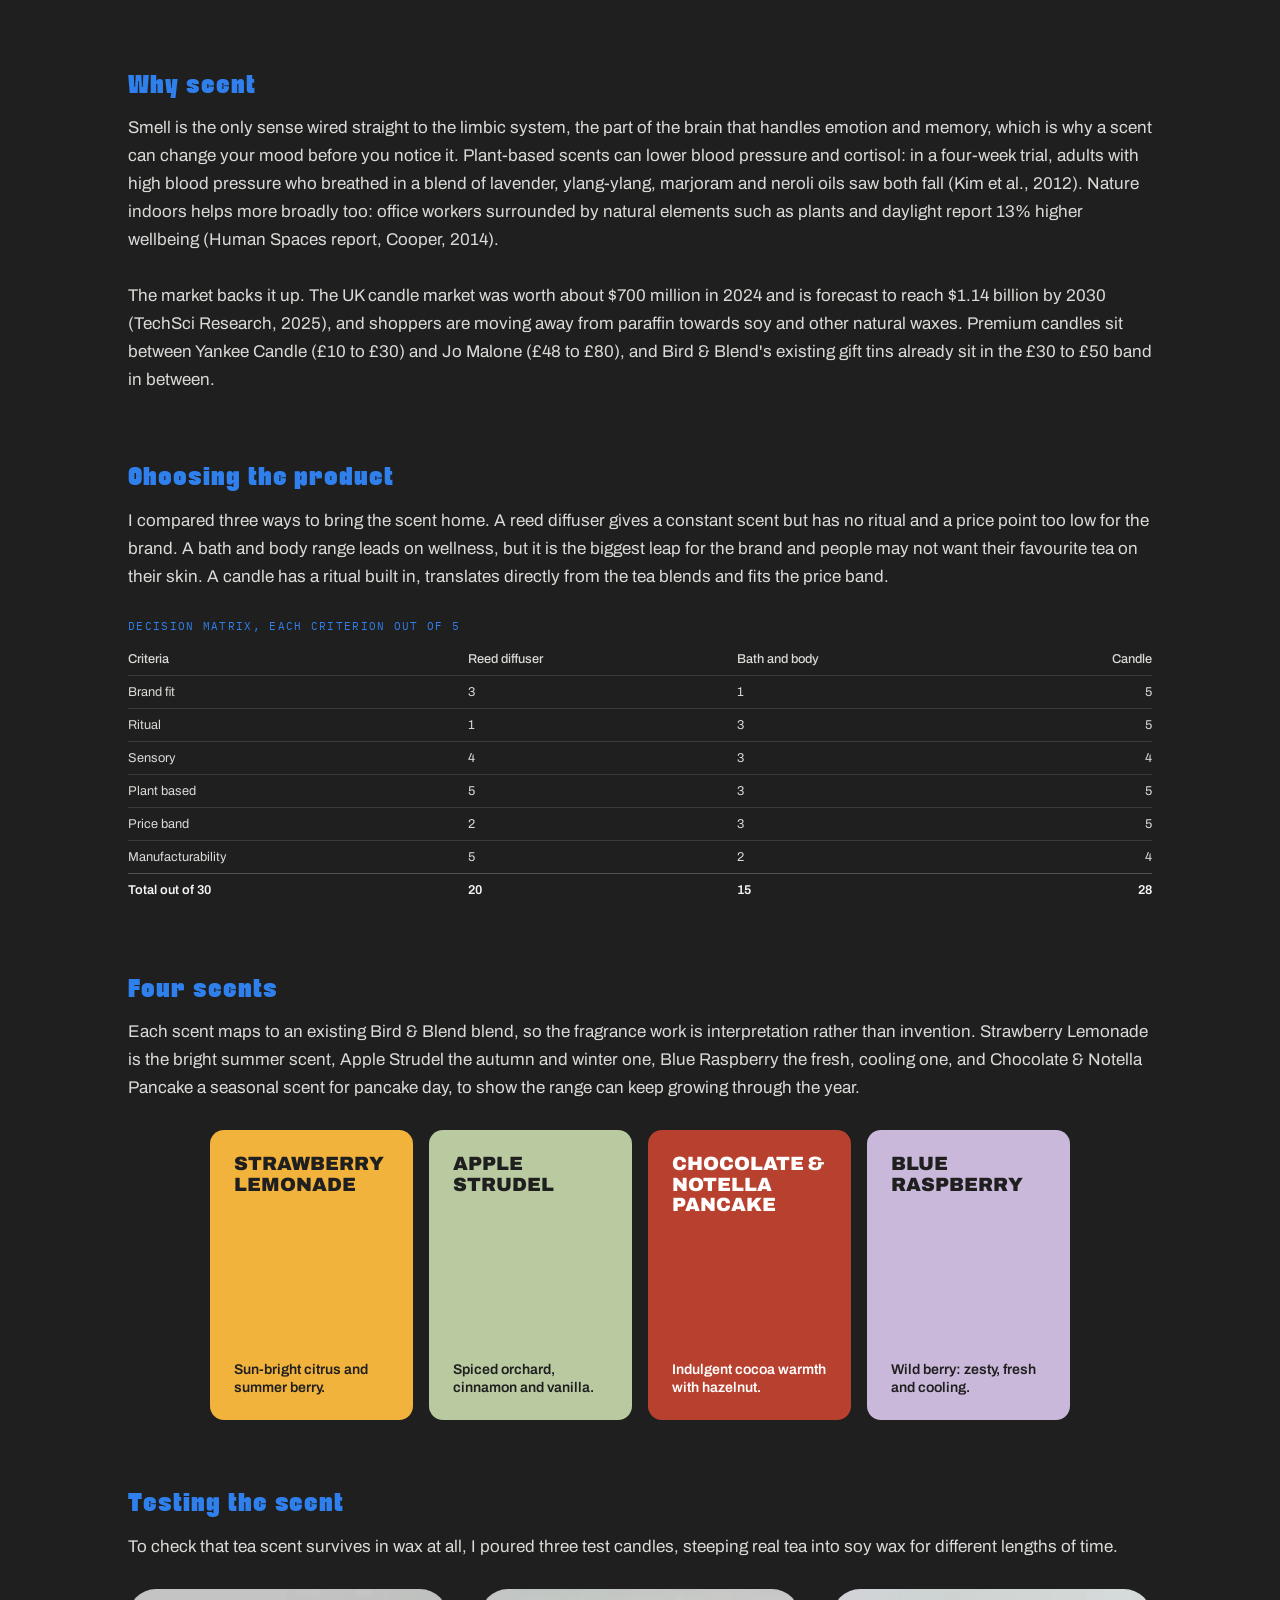
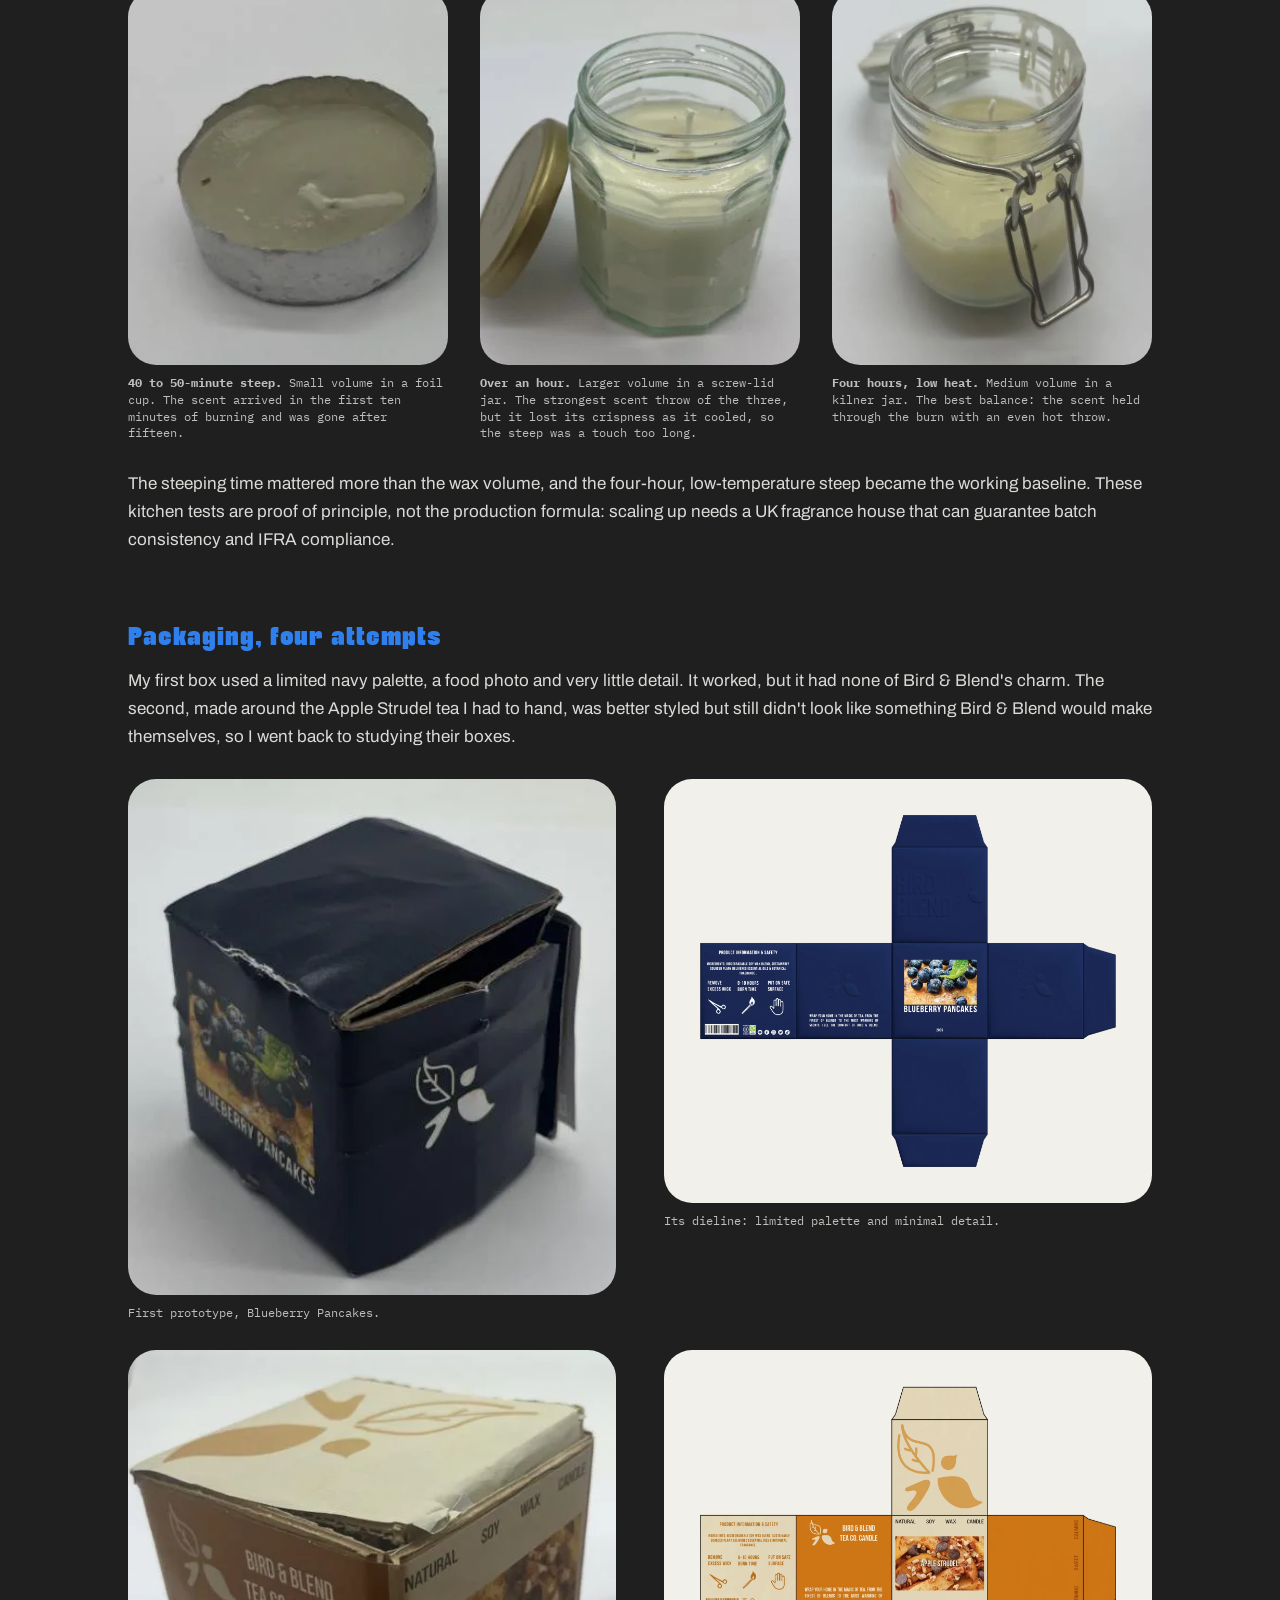
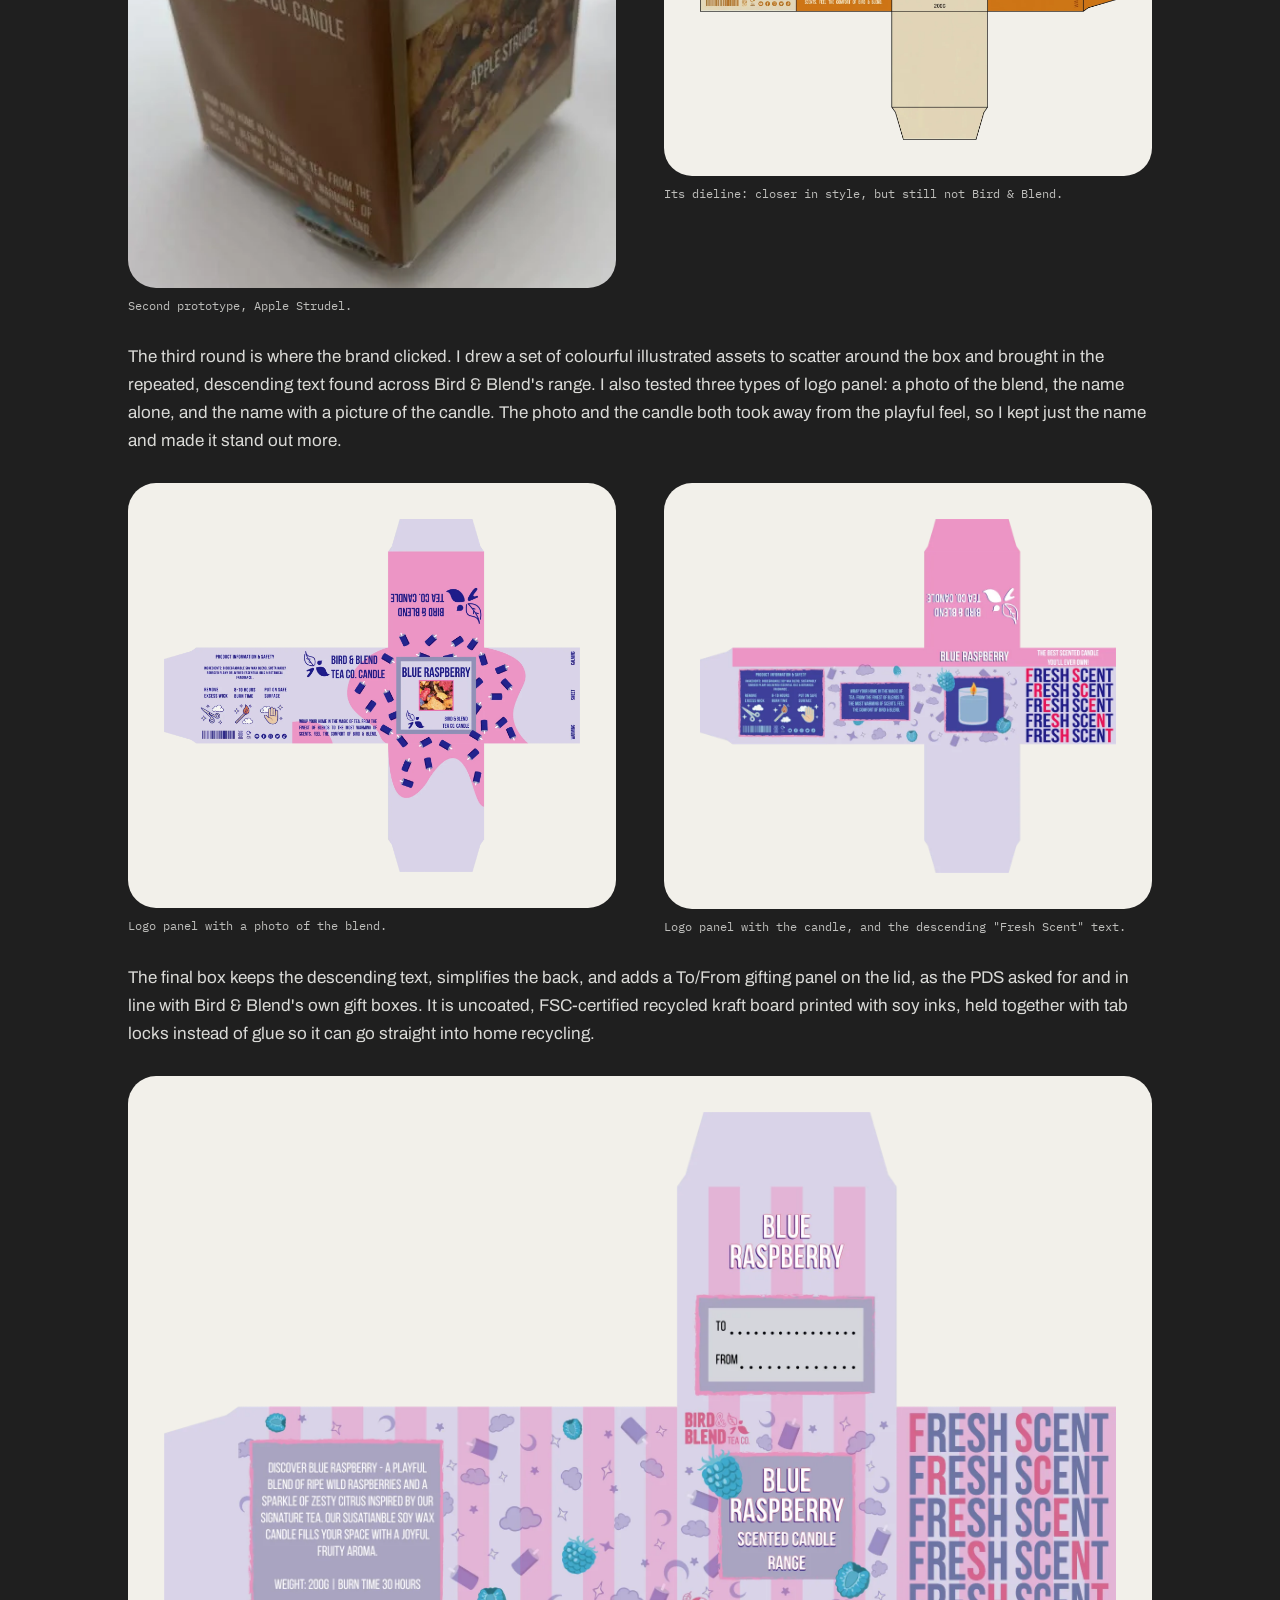
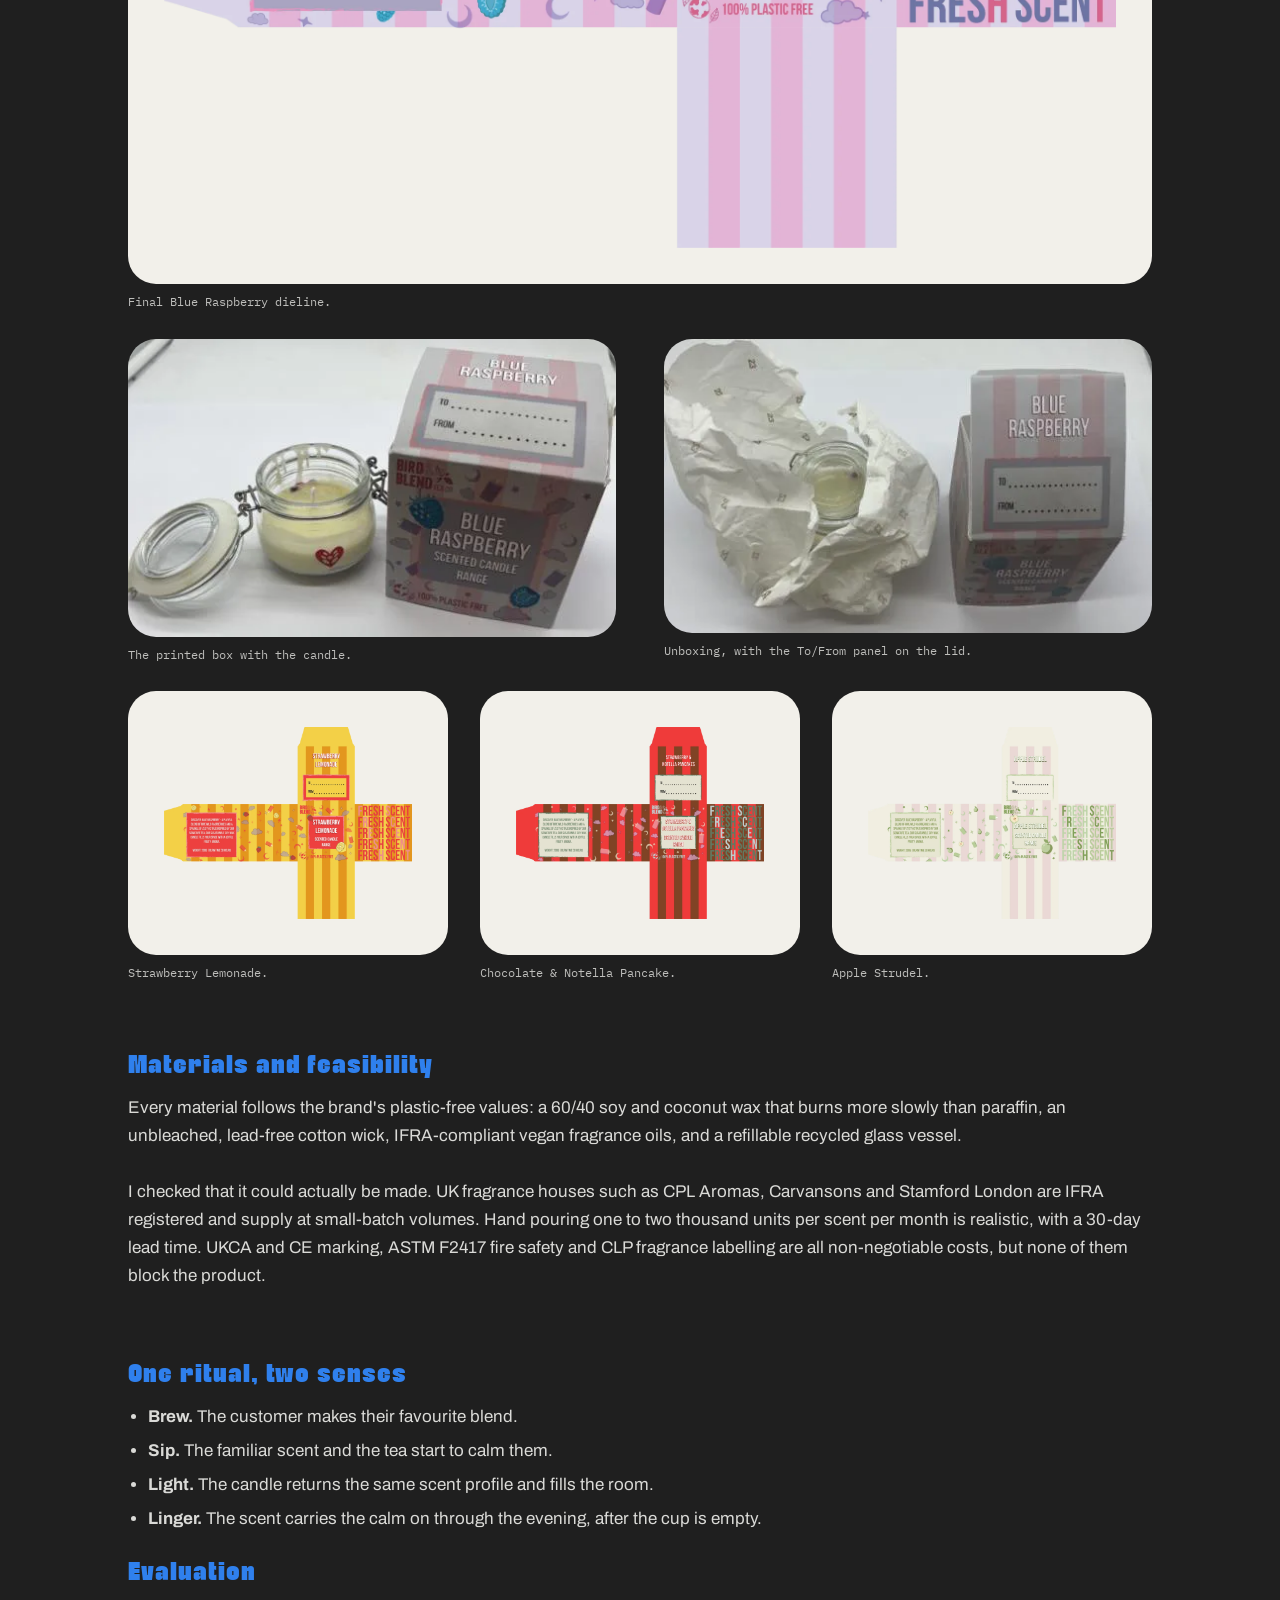
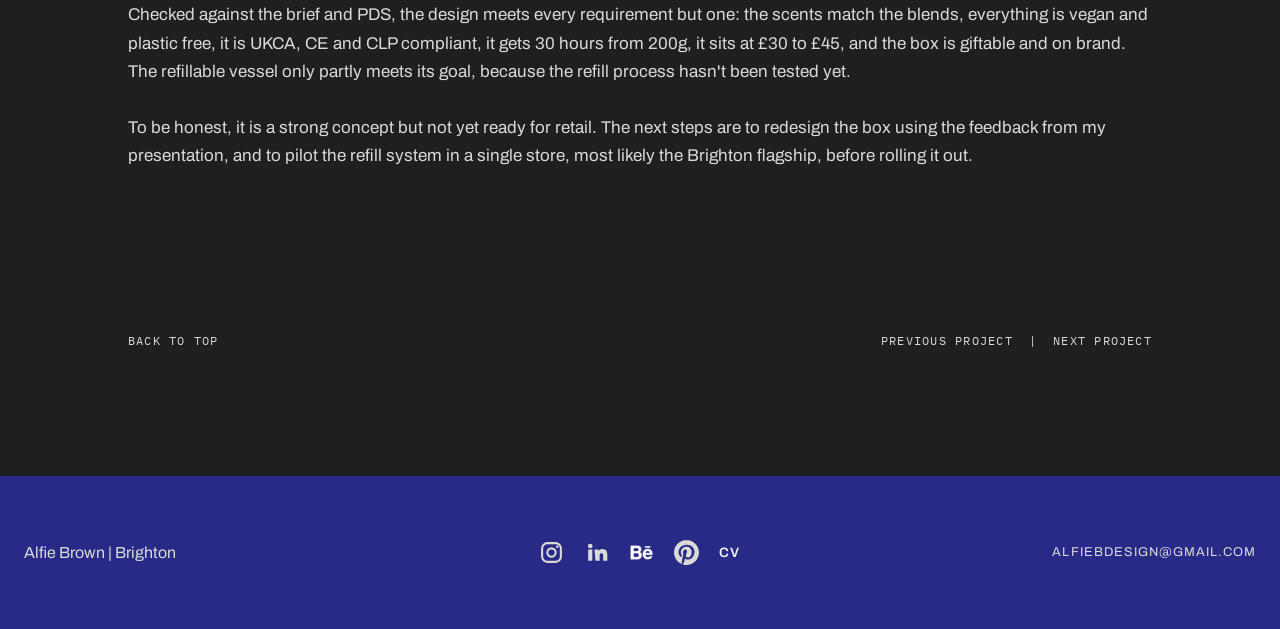
<file: tea-light.html>
<!DOCTYPE html>
<html lang="en">
<head>
  <meta charset="UTF-8">
  <meta name="viewport" content="width=device-width, initial-scale=1.0">
  <title>Tea Light | Alfie Brown</title>
  <link rel="icon" href="/assets/logos/a-logo.svg" type="image/svg+xml">
  <meta name="description" content="A plastic-free, refillable candle range for Bird &amp; Blend, scented by steeping real tea into soy wax, with illustrated gift packaging for four blends.">
  <link rel="canonical" href="https://alfiebrowndesign.co.uk/tea-light">
  <meta property="og:type" content="article">
  <meta property="og:title" content="Tea Light | Alfie Brown">
  <meta property="og:description" content="A plastic-free, refillable candle range for Bird &amp; Blend, scented by steeping real tea into soy wax, with illustrated gift packaging for four blends.">
  <meta property="og:url" content="https://alfiebrowndesign.co.uk/tea-light">
  <meta property="og:image" content="https://alfiebrowndesign.co.uk/assets/images/tea-light/general/falling-real.webp">
  <meta name="twitter:card" content="summary_large_image">
  <meta name="twitter:title" content="Tea Light | Alfie Brown">
  <meta name="twitter:description" content="A plastic-free, refillable candle range for Bird &amp; Blend, scented by steeping real tea into soy wax, with illustrated gift packaging for four blends.">
  <meta name="twitter:image" content="https://alfiebrowndesign.co.uk/assets/images/tea-light/general/falling-real.webp">
  <link rel="preconnect" href="https://fonts.googleapis.com">
  <link rel="preconnect" href="https://fonts.gstatic.com" crossorigin>
  <link rel="stylesheet" href="https://fonts.googleapis.com/css2?family=Archivo:wght@400;600;700;900&family=Archivo+Black&family=IBM+Plex+Mono:wght@400;500&display=swap">
  <link rel="stylesheet" href="theme-tokens.css">
  <link rel="stylesheet" href="site-header.css">
  <link rel="stylesheet" href="project-story-v2.css">
  <link rel="stylesheet" href="site-footer.css">
  <style>
    /* TODO: confirm Quwela DEMO licence (Ragamkata Studio) allows web use before publishing */
    @font-face {
      font-family: "Quwela";
      src: url("assets/fonts/quwela-demo-regular.ttf") format("truetype");
      font-style: normal;
      font-weight: 400;
      font-display: swap;
    }
  </style>
</head>
<body class="tea-project has-site-header">
  <header class="site-header">
    <div class="site-header-left">
      <a class="site-header-brand" href="/" aria-label="Back to home"><img class="site-header-logo" src="assets/logos/a-logo.svg" alt="Alfie Brown logo"><span>Alfie Brown</span></a>
    </div>
    <div class="site-header-right">
      <nav class="site-header-nav" aria-label="Portfolio navigation">
        <a href="/#about">About</a>
        <a href="/#work">Work</a>
        <a href="/#contact">Contact</a>
      </nav>
      <span class="site-header-divider" aria-hidden="true">|</span>
      <a class="site-header-box" href="/the-box/">The Box</a>
    </div>
  </header>

  <main class="capy-page" id="top">
    <nav class="capy-project-nav" aria-label="Project navigation, top">
      <a class="capy-project-nav-link" href="the-montgomery" rel="prev"><span aria-hidden="true">&larr;</span> Previous Project<span class="visually-hidden">: MONTGOMERY</span></a>
      <a class="capy-project-nav-link" href="go-capy" rel="next">Next Project<span class="visually-hidden">: Go Capy!</span> <span aria-hidden="true">&rarr;</span></a>
    </nav>
    <section class="capy-hero" aria-labelledby="project-title">
      <div class="capy-copy">
        <a class="capy-back" href="/#work" aria-label="Back to portfolio">&larr;</a>
        <h1 class="capy-title" id="project-title">TEA LIGHT</h1>
        <p>Tea Light is a premium candle collection for Bird &amp; Blend that carries the tea ritual beyond the cup, turning the brand's best-selling blends into plant-based home fragrance.</p>
        <p>It started from an open brief: how might a physical interaction with an object enhance personal nourishment? I chose the open brief so the product would come out of the research rather than being decided at the start.</p>
        <dl class="capy-facts">
          <div><dt>Client</dt><dd>Bird &amp; Blend Tea Co.</dd></div>
          <div><dt>Module</dt><dd>Integrated Product Design, Year 2</dd></div>
          <div><dt>Range</dt><dd>Four scents, 200g, 30-hour burn</dd></div>
          <div><dt>Price</dt><dd>£30 to £45 RRP</dd></div>
        </dl>
      </div>
      <img class="capy-image capy-hero-image capy-contained" src="assets/images/tea-light/general/falling-real.webp" alt="Four Bird &amp; Blend Tea Light candle boxes floating at different angles" fetchpriority="high">
    </section>

    <section class="capy-showcase" aria-label="Tea Light packaging lineup and additional product image">
      <div class="capy-image tea-lineup-frame">
        <img src="assets/images/tea-light/general/inarow.webp" alt="Four Bird &amp; Blend Tea Light candle boxes lined up, showing the four scents" loading="lazy">
      </div>
      <div class="tea-light-accent-box">
        <img src="assets/images/tea-light/general/real-model.webp" alt="Bird &amp; Blend Tea Light candle and packaging" loading="lazy">
      </div>
    </section>

    <section class="capy-description" aria-labelledby="tea-research">
      <h2 class="capy-subtitle" id="tea-research">Finding the gap</h2>
      <p>The share of adults aged 16 to 64 in England with a common mental health condition such as anxiety or depression has risen from 17.6% in 2007 to 22.6% in 2023/24 (Adult Psychiatric Morbidity Survey, NHS England, 2025), so I looked for a calming ritual people already have. Tea was the obvious one: 71% of the people I surveyed drink tea as a self-care ritual, and the L-theanine in tea leaves has been shown in clinical trials to reduce stress (Williams et al., 2020).</p>
      <p>I spent twenty minutes observing Bird &amp; Blend's Brighton flagship. Three in every five customers commented on how good the shop smelled, but nothing on the shelves let them take that scent home. In my survey, 51% were interested in a Bird &amp; Blend candle range and 83% of Bird &amp; Blend customers said they would buy a lifestyle product from the brand.</p>
      <p>That became the problem statement: <strong>the nourishing ritual ends at the bottom of the mug.</strong></p>
    </section>

    <section class="capy-description" aria-labelledby="tea-science">
      <h2 class="capy-subtitle" id="tea-science">Why scent</h2>
      <p>Smell is the only sense wired straight to the limbic system, the part of the brain that handles emotion and memory, which is why a scent can change your mood before you notice it. Plant-based scents can lower blood pressure and cortisol: in a four-week trial, adults with high blood pressure who breathed in a blend of lavender, ylang-ylang, marjoram and neroli oils saw both fall (Kim et al., 2012). Nature indoors helps more broadly too: office workers surrounded by natural elements such as plants and daylight report 13% higher wellbeing (Human Spaces report, Cooper, 2014).</p>
      <p>The market backs it up. The UK candle market was worth about $700 million in 2024 and is forecast to reach $1.14 billion by 2030 (TechSci Research, 2025), and shoppers are moving away from paraffin towards soy and other natural waxes. Premium candles sit between Yankee Candle (£10 to £30) and Jo Malone (£48 to £80), and Bird &amp; Blend's existing gift tins already sit in the £30 to £50 band in between.</p>
    </section>

    <section class="capy-description" aria-labelledby="tea-concepts">
      <h2 class="capy-subtitle" id="tea-concepts">Choosing the product</h2>
      <p>I compared three ways to bring the scent home. A reed diffuser gives a constant scent but has no ritual and a price point too low for the brand. A bath and body range leads on wellness, but it is the biggest leap for the brand and people may not want their favourite tea on their skin. A candle has a ritual built in, translates directly from the tea blends and fits the price band.</p>
    </section>

    <table class="capy-table">
      <caption>Decision matrix, each criterion out of 5</caption>
      <thead>
        <tr><th scope="col">Criteria</th><th scope="col">Reed diffuser</th><th scope="col">Bath and body</th><th scope="col">Candle</th></tr>
      </thead>
      <tbody>
        <tr><td>Brand fit</td><td>3</td><td>1</td><td>5</td></tr>
        <tr><td>Ritual</td><td>1</td><td>3</td><td>5</td></tr>
        <tr><td>Sensory</td><td>4</td><td>3</td><td>4</td></tr>
        <tr><td>Plant based</td><td>5</td><td>3</td><td>5</td></tr>
        <tr><td>Price band</td><td>2</td><td>3</td><td>5</td></tr>
        <tr><td>Manufacturability</td><td>5</td><td>2</td><td>4</td></tr>
      </tbody>
      <tfoot>
        <tr><th scope="row">Total out of 30</th><td>20</td><td>15</td><td>28</td></tr>
      </tfoot>
    </table>

    <section class="capy-description" aria-labelledby="tea-scents">
      <h2 class="capy-subtitle" id="tea-scents">Four scents</h2>
      <p>Each scent maps to an existing Bird &amp; Blend blend, so the fragrance work is interpretation rather than invention. Strawberry Lemonade is the bright summer scent, Apple Strudel the autumn and winter one, Blue Raspberry the fresh, cooling one, and Chocolate &amp; Notella Pancake a seasonal scent for pancake day, to show the range can keep growing through the year.</p>
    </section>

    <section class="capy-cards" aria-label="Tea Light scent collection">
      <article class="capy-card">
        <h3>STRAWBERRY LEMONADE</h3>
        <p>Sun-bright citrus and summer berry.</p>
      </article>
      <article class="capy-card">
        <h3>APPLE STRUDEL</h3>
        <p>Spiced orchard, cinnamon and vanilla.</p>
      </article>
      <article class="capy-card">
        <h3>CHOCOLATE &amp; NOTELLA PANCAKE</h3>
        <p>Indulgent cocoa warmth with hazelnut.</p>
      </article>
      <article class="capy-card">
        <h3>BLUE RASPBERRY</h3>
        <p>Wild berry: zesty, fresh and cooling.</p>
      </article>
    </section>

    <section class="capy-description" aria-labelledby="tea-wax">
      <h2 class="capy-subtitle" id="tea-wax">Testing the scent</h2>
      <p>To check that tea scent survives in wax at all, I poured three test candles, steeping real tea into soy wax for different lengths of time.</p>
    </section>

    <div class="capy-sketches capy-sketches--photos">
      <figure class="capy-figure">
        <img src="assets/images/tea-light/general/wax-test-tealight.webp" alt="Small soy wax test candle in a foil tealight cup" loading="lazy">
        <figcaption><strong>40 to 50-minute steep.</strong> Small volume in a foil cup. The scent arrived in the first ten minutes of burning and was gone after fifteen.</figcaption>
      </figure>
      <figure class="capy-figure">
        <img src="assets/images/tea-light/general/wax-test-screw-jar.webp" alt="Soy wax test candle in a screw-lid glass jar with the gold lid off" loading="lazy">
        <figcaption><strong>Over an hour.</strong> Larger volume in a screw-lid jar. The strongest scent throw of the three, but it lost its crispness as it cooled, so the steep was a touch too long.</figcaption>
      </figure>
      <figure class="capy-figure">
        <img src="assets/images/tea-light/general/wax-test-kilner.webp" alt="Soy wax test candle in a clip-top kilner jar" loading="lazy">
        <figcaption><strong>Four hours, low heat.</strong> Medium volume in a kilner jar. The best balance: the scent held through the burn with an even hot throw.</figcaption>
      </figure>
    </div>

    <section class="capy-description" aria-label="Scent test conclusion">
      <p>The steeping time mattered more than the wax volume, and the four-hour, low-temperature steep became the working baseline. These kitchen tests are proof of principle, not the production formula: scaling up needs a UK fragrance house that can guarantee batch consistency and IFRA compliance.</p>
    </section>

    <section class="capy-description" aria-labelledby="tea-pack">
      <h2 class="capy-subtitle" id="tea-pack">Packaging, four attempts</h2>
      <p>My first box used a limited navy palette, a food photo and very little detail. It worked, but it had none of Bird &amp; Blend's charm. The second, made around the Apple Strudel tea I had to hand, was better styled but still didn't look like something Bird &amp; Blend would make themselves, so I went back to studying their boxes.</p>
    </section>

    <div class="capy-gallery">
      <figure class="capy-figure">
        <img src="assets/images/tea-light/general/box-v1-photo.webp" alt="First prototype box in dark navy with a blueberry pancake photo" loading="lazy">
        <figcaption>First prototype, Blueberry Pancakes.</figcaption>
      </figure>
      <figure class="capy-figure capy-paper">
        <img src="assets/images/tea-light/general/box-v1-dieline.webp" alt="Dieline of the first navy box with a safety panel and blueberry pancake photo" loading="lazy">
        <figcaption>Its dieline: limited palette and minimal detail.</figcaption>
      </figure>
      <figure class="capy-figure">
        <img src="assets/images/tea-light/general/box-v2-photo.webp" alt="Second prototype box in cream and orange with an apple strudel photo" loading="lazy">
        <figcaption>Second prototype, Apple Strudel.</figcaption>
      </figure>
      <figure class="capy-figure capy-paper">
        <img src="assets/images/tea-light/general/box-v2-dieline.webp" alt="Dieline of the second box in cream and orange with the Bird and Blend leaf mark" loading="lazy">
        <figcaption>Its dieline: closer in style, but still not Bird &amp; Blend.</figcaption>
      </figure>
    </div>

    <section class="capy-description" aria-label="Third packaging iteration">
      <p>The third round is where the brand clicked. I drew a set of colourful illustrated assets to scatter around the box and brought in the repeated, descending text found across Bird &amp; Blend's range. I also tested three types of logo panel: a photo of the blend, the name alone, and the name with a picture of the candle. The photo and the candle both took away from the playful feel, so I kept just the name and made it stand out more.</p>
    </section>

    <div class="capy-gallery">
      <figure class="capy-figure capy-paper">
        <img src="assets/images/tea-light/general/box-v3-dieline-photo.webp" alt="Pink and lilac Blue Raspberry dieline with illustrated candles and a photo of the blend" loading="lazy">
        <figcaption>Logo panel with a photo of the blend.</figcaption>
      </figure>
      <figure class="capy-figure capy-paper">
        <img src="assets/images/tea-light/general/box-v3-dieline-candle.webp" alt="Blue Raspberry dieline with a candle illustration and repeated FRESH SCENT text" loading="lazy">
        <figcaption>Logo panel with the candle, and the descending "Fresh Scent" text.</figcaption>
      </figure>
    </div>

    <section class="capy-description" aria-label="Final packaging">
      <p>The final box keeps the descending text, simplifies the back, and adds a To/From gifting panel on the lid, as the PDS asked for and in line with Bird &amp; Blend's own gift boxes. It is uncoated, FSC-certified recycled kraft board printed with soy inks, held together with tab locks instead of glue so it can go straight into home recycling.</p>
    </section>

    <figure class="capy-figure capy-paper">
      <img src="assets/images/tea-light/general/final-dieline-blue-raspberry.webp" alt="Final Blue Raspberry dieline in pink and lilac stripes with a To and From panel and repeated FRESH SCENT text" loading="lazy">
      <figcaption>Final Blue Raspberry dieline.</figcaption>
    </figure>

    <div class="capy-gallery">
      <figure class="capy-figure">
        <img src="assets/images/tea-light/general/final-box-candle.webp" alt="Printed Blue Raspberry box beside the candle in a clip-top glass jar" loading="lazy">
        <figcaption>The printed box with the candle.</figcaption>
      </figure>
      <figure class="capy-figure">
        <img src="assets/images/tea-light/general/final-box-unboxing.webp" alt="Candle wrapped in tissue paper beside the box, showing the To and From panel on the lid" loading="lazy">
        <figcaption>Unboxing, with the To/From panel on the lid.</figcaption>
      </figure>
    </div>

    <div class="capy-sketches capy-sketches--auto">
      <figure class="capy-figure capy-paper">
        <img src="assets/images/tea-light/general/final-dieline-strawberry-lemonade.webp" alt="Yellow and orange striped Strawberry Lemonade dieline" loading="lazy">
        <figcaption>Strawberry Lemonade.</figcaption>
      </figure>
      <figure class="capy-figure capy-paper">
        <img src="assets/images/tea-light/general/final-dieline-notella-pancake.webp" alt="Red and brown striped Chocolate and Notella Pancake dieline" loading="lazy">
        <figcaption>Chocolate &amp; Notella Pancake.</figcaption>
      </figure>
      <figure class="capy-figure capy-paper">
        <img src="assets/images/tea-light/general/final-dieline-apple-strudel.webp" alt="Cream and green Apple Strudel dieline" loading="lazy">
        <figcaption>Apple Strudel.</figcaption>
      </figure>
    </div>

    <section class="capy-description" aria-labelledby="tea-make">
      <h2 class="capy-subtitle" id="tea-make">Materials and feasibility</h2>
      <p>Every material follows the brand's plastic-free values: a 60/40 soy and coconut wax that burns more slowly than paraffin, an unbleached, lead-free cotton wick, IFRA-compliant vegan fragrance oils, and a refillable recycled glass vessel.</p>
      <p>I checked that it could actually be made. UK fragrance houses such as CPL Aromas, Carvansons and Stamford London are IFRA registered and supply at small-batch volumes. Hand pouring one to two thousand units per scent per month is realistic, with a 30-day lead time. UKCA and CE marking, ASTM F2417 fire safety and CLP fragrance labelling are all non-negotiable costs, but none of them block the product.</p>
    </section>

    <section class="capy-description" aria-labelledby="tea-ritual">
      <h2 class="capy-subtitle" id="tea-ritual">One ritual, two senses</h2>
      <ul class="capy-list">
        <li><strong>Brew.</strong> The customer makes their favourite blend.</li>
        <li><strong>Sip.</strong> The familiar scent and the tea start to calm them.</li>
        <li><strong>Light.</strong> The candle returns the same scent profile and fills the room.</li>
        <li><strong>Linger.</strong> The scent carries the calm on through the evening, after the cup is empty.</li>
      </ul>
    </section>

    <section class="capy-endnote" aria-labelledby="tea-eval">
      <h2 class="capy-subtitle" id="tea-eval">Evaluation</h2>
      <p>Checked against the brief and PDS, the design meets every requirement but one: the scents match the blends, everything is vegan and plastic free, it is UKCA, CE and CLP compliant, it gets 30 hours from 200g, it sits at £30 to £45, and the box is giftable and on brand. The refillable vessel only partly meets its goal, because the refill process hasn't been tested yet.</p>
      <p>To be honest, it is a strong concept but not yet ready for retail. The next steps are to redesign the box using the feedback from my presentation, and to pilot the refill system in a single store, most likely the Brighton flagship, before rolling it out.</p>
    </section>

    <footer class="capy-footer">
      <div class="capy-footer-top">
        <a href="#top">Back to top</a>
        <nav class="capy-footer-nav" aria-label="Project navigation">
          <a href="the-montgomery" rel="prev">Previous Project</a>
          <span aria-hidden="true">|</span>
          <a href="go-capy" rel="next">Next Project</a>
        </nav>
      </div>
    </footer>
  </main>

  <footer class="site-footer">
    <div class="footer-copy">
      <span>Alfie Brown | Brighton</span>
    </div>
    <div class="footer-social">
      <a class="instagram-link" href="https://www.instagram.com/alfiebdesign/" target="_blank" rel="noopener noreferrer" aria-label="Instagram"><svg viewBox="0 0 24 24" aria-hidden="true"><defs><linearGradient id="instagram-gradient-fill" x1="0" y1="24" x2="24" y2="0" gradientUnits="userSpaceOnUse"><stop offset="0" stop-color="#feda75"/><stop offset="0.5" stop-color="#d62976"/><stop offset="1" stop-color="#4f5bd5"/></linearGradient></defs><rect x="3" y="3" width="18" height="18" rx="5" fill="none" stroke="currentColor" stroke-width="2"/><circle cx="12" cy="12" r="4" fill="none" stroke="currentColor" stroke-width="2"/><circle cx="17.5" cy="6.5" r="1.25" fill="currentColor"/><g class="instagram-gradient" fill="none" stroke="url(#instagram-gradient-fill)" stroke-width="2"><rect x="3" y="3" width="18" height="18" rx="5"/><circle cx="12" cy="12" r="4"/></g><circle class="instagram-gradient" cx="17.5" cy="6.5" r="1.25" fill="url(#instagram-gradient-fill)"/></svg></a>
      <a class="linkedin-link" href="https://www.linkedin.com/in/alfie-brown-148322386" target="_blank" rel="noopener noreferrer" aria-label="LinkedIn"><svg viewBox="0 0 24 24" aria-hidden="true"><path fill="currentColor" d="M4 9h4v11H4zM6 3.5a2.25 2.25 0 1 1 0 4.5 2.25 2.25 0 0 1 0-4.5zM10 9h3.8v1.6h.05c.53-1 1.83-2 3.77-2 4.03 0 4.78 2.65 4.78 6.1V20h-4v-4.7c0-1.12-.02-2.56-1.56-2.56-1.56 0-1.8 1.22-1.8 2.48V20h-4z"/></svg></a>
      <a class="behance-link" href="https://www.behance.net/alfiebrown15" target="_blank" rel="noopener noreferrer" aria-label="Behance"><img src="assets/logos/behance.webp" alt="" aria-hidden="true"></a>
      <a class="pinterest-link" href="https://uk.pinterest.com/AlfieBrownDesign/" target="_blank" rel="noopener noreferrer" aria-label="Pinterest"><svg viewBox="0 0 24 24" aria-hidden="true"><path fill="currentColor" d="M12.017 0C5.396 0 .029 5.367.029 11.987c0 5.079 3.158 9.417 7.618 11.162-.105-.949-.199-2.403.041-3.439.219-.937 1.406-5.957 1.406-5.957s-.359-.72-.359-1.781c0-1.663.967-2.911 2.168-2.911 1.024 0 1.518.769 1.518 1.688 0 1.029-.653 2.567-.992 3.992-.285 1.193.6 2.165 1.775 2.165 2.128 0 3.768-2.245 3.768-5.487 0-2.861-2.063-4.869-5.008-4.869-3.41 0-5.409 2.562-5.409 5.199 0 1.033.394 2.143.889 2.741.099.12.112.225.085.345-.09.375-.293 1.199-.334 1.363-.053.225-.172.271-.401.165-1.495-.69-2.433-2.878-2.433-4.646 0-3.776 2.748-7.252 7.92-7.252 4.158 0 7.392 2.967 7.392 6.923 0 4.135-2.607 7.462-6.233 7.462-1.214 0-2.354-.629-2.758-1.379l-.749 2.848c-.269 1.045-1.004 2.352-1.498 3.146 1.123.345 2.306.535 3.55.535 6.607 0 11.985-5.365 11.985-11.987C23.97 5.39 18.592.026 11.985.026L12.017 0z"/></svg></a>
      <a class="footer-cv" href="assets/files/alfie-brown-cv.pdf" target="_blank" rel="noopener noreferrer">CV</a>
    </div>
    <div class="footer-meta">
      <a href="mailto:alfiebdesign@gmail.com">alfiebdesign@gmail.com</a>
    </div>
  </footer>
  <script src="site-header.js"></script>
</body>
</html>
</file>
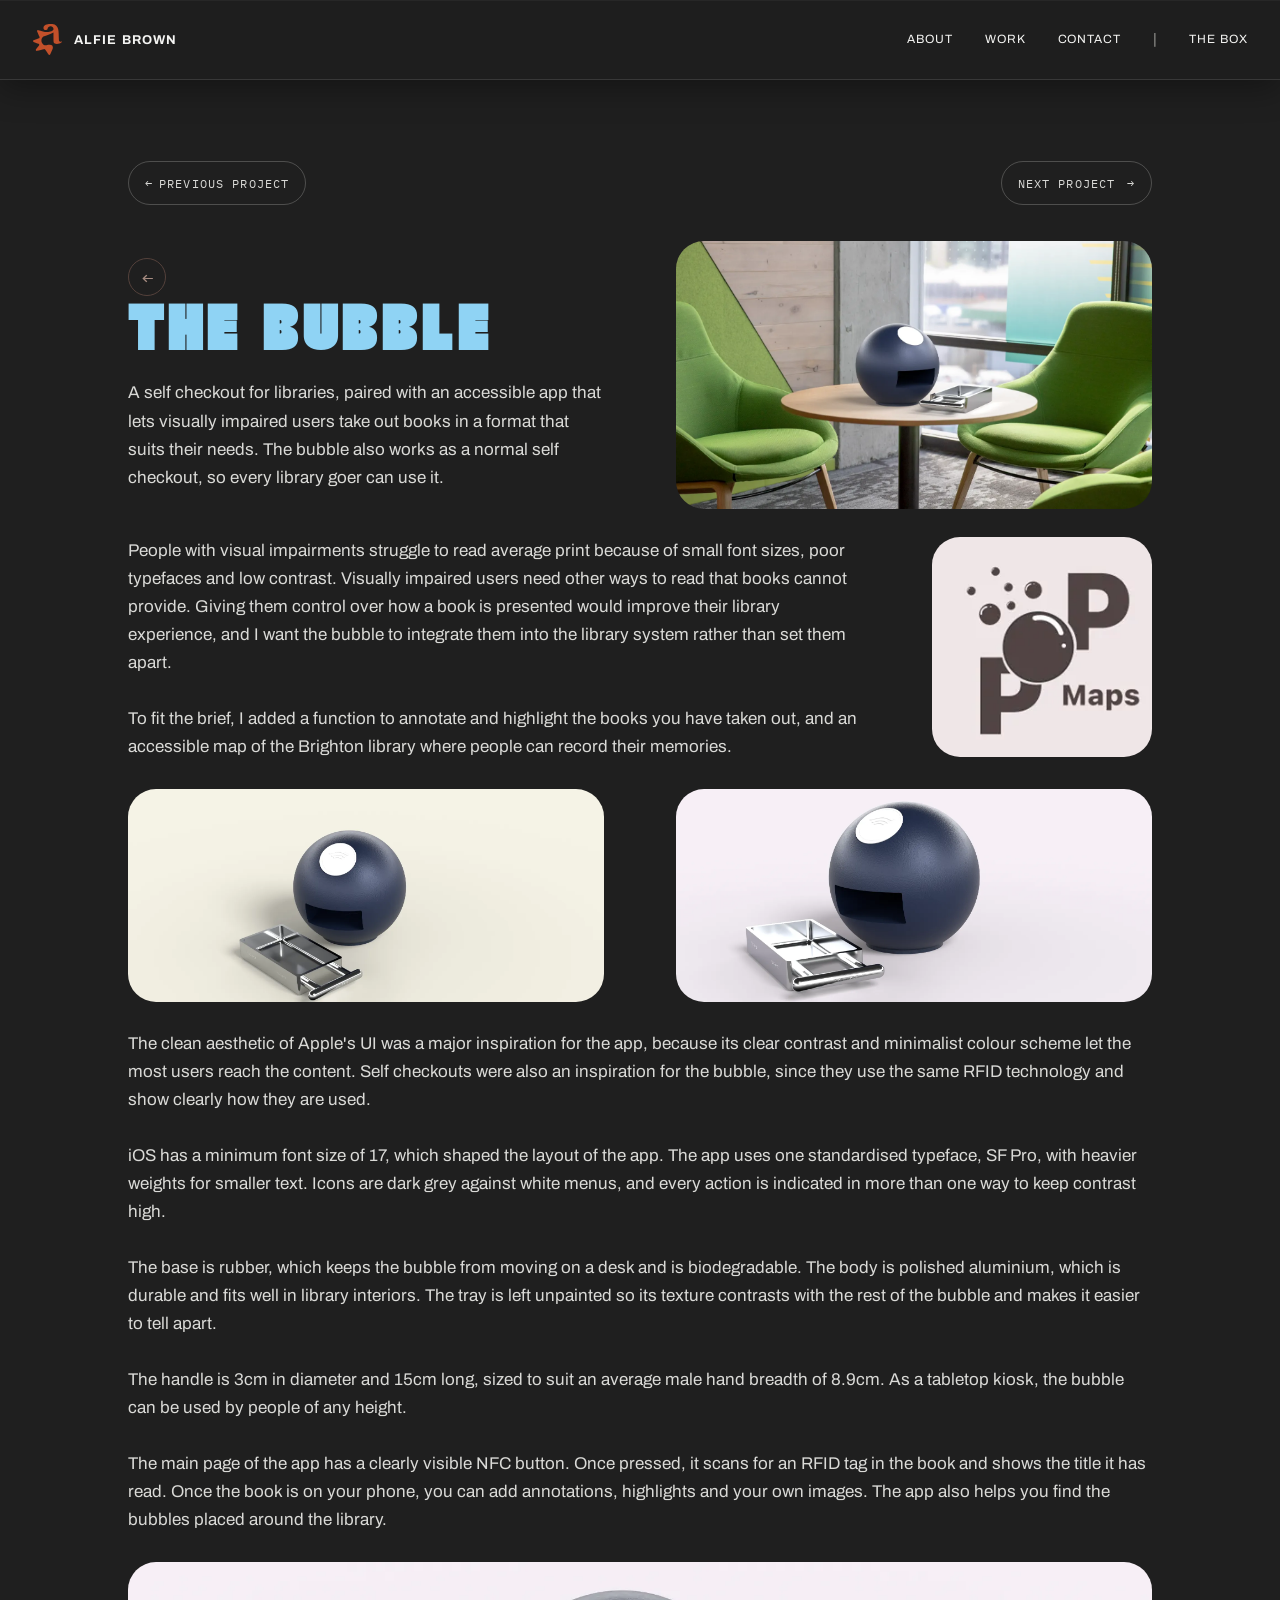
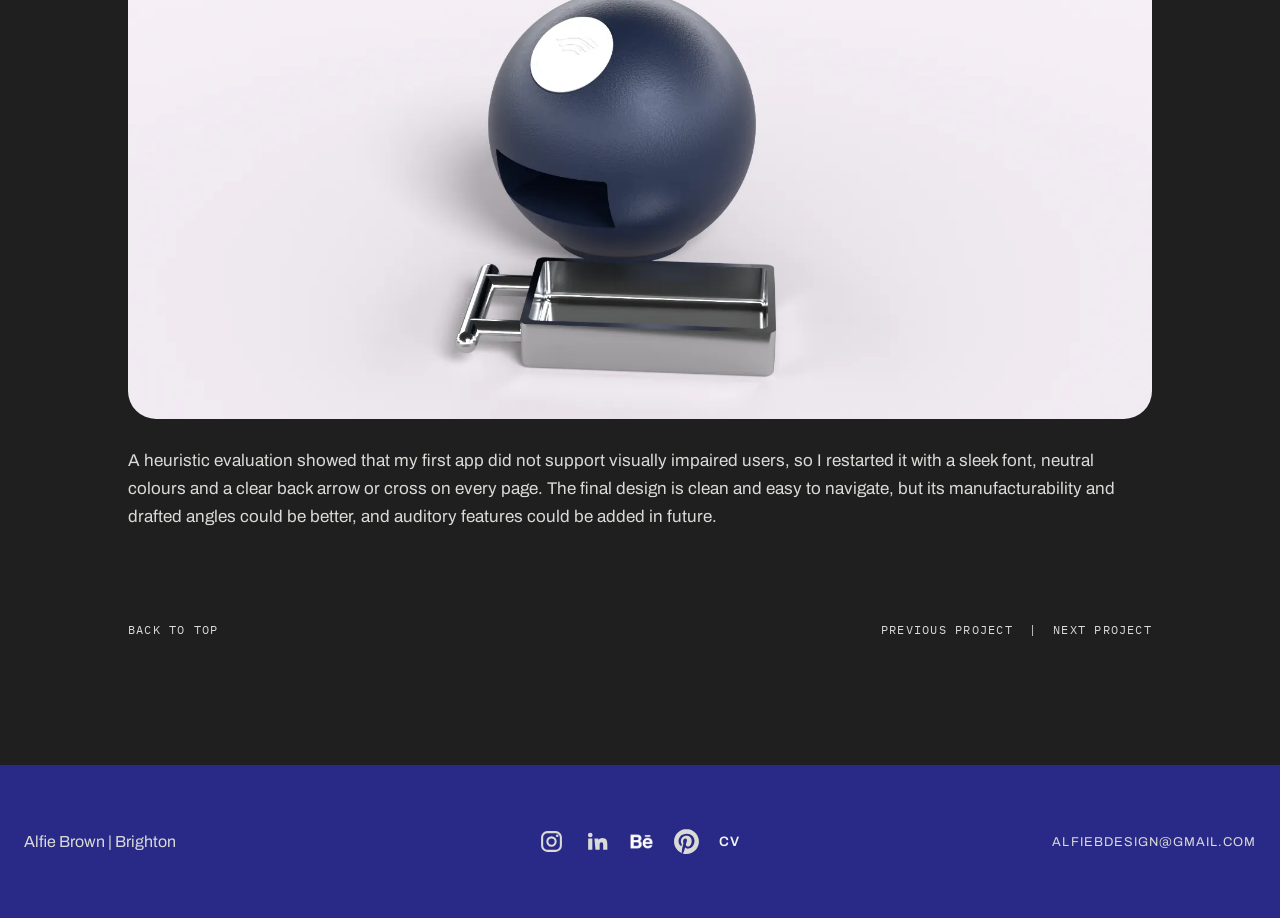
<file: the-bubble.html>
<!DOCTYPE html>
<html lang="en">
<head>
  <meta charset="UTF-8">
  <meta name="viewport" content="width=device-width, initial-scale=1.0">
  <title>The Bubble | Alfie Brown</title>
  <link rel="icon" href="/assets/logos/a-logo.svg" type="image/svg+xml">
  <meta name="description" content="A self checkout for libraries, paired with an accessible app that lets visually impaired users take out books in a format that suits their needs.">
  <link rel="canonical" href="https://alfiebrowndesign.co.uk/the-bubble">
  <meta property="og:type" content="article">
  <meta property="og:title" content="The Bubble | Alfie Brown">
  <meta property="og:description" content="A self checkout for libraries, paired with an accessible app that lets visually impaired users take out books in a format that suits their needs.">
  <meta property="og:url" content="https://alfiebrowndesign.co.uk/the-bubble">
  <meta property="og:image" content="https://alfiebrowndesign.co.uk/assets/images/the-bubble/general/bubble-a4.webp">
  <meta name="twitter:card" content="summary_large_image">
  <meta name="twitter:title" content="The Bubble | Alfie Brown">
  <meta name="twitter:description" content="A self checkout for libraries, paired with an accessible app that lets visually impaired users take out books in a format that suits their needs.">
  <meta name="twitter:image" content="https://alfiebrowndesign.co.uk/assets/images/the-bubble/general/bubble-a4.webp">
  <link rel="preconnect" href="https://fonts.googleapis.com">
  <link rel="preconnect" href="https://fonts.gstatic.com" crossorigin>
  <link rel="stylesheet" href="https://fonts.googleapis.com/css2?family=Archivo:wght@400;600;700;900&family=Archivo+Black&family=IBM+Plex+Mono:wght@400;500&display=swap">
  <link rel="stylesheet" href="theme-tokens.css">
  <link rel="stylesheet" href="site-header.css">
  <link rel="stylesheet" href="project-story-v2.css">
  <link rel="stylesheet" href="site-footer.css">
  <style>
    /* TODO: confirm Quwela DEMO licence (Ragamkata Studio) allows web use before publishing */
    @font-face {
      font-family: "Quwela";
      src: url("assets/fonts/quwela-demo-regular.ttf") format("truetype");
      font-style: normal;
      font-weight: 400;
      font-display: swap;
    }
  </style>
</head>
<body class="bubble-project has-site-header">
  <header class="site-header">
    <div class="site-header-left">
      <a class="site-header-brand" href="/" aria-label="Back to home"><img class="site-header-logo" src="assets/logos/a-logo.svg" alt="Alfie Brown logo"><span>Alfie Brown</span></a>
    </div>
    <div class="site-header-right">
      <nav class="site-header-nav" aria-label="Portfolio navigation">
        <a href="/#about">About</a>
        <a href="/#work">Work</a>
        <a href="/#contact">Contact</a>
      </nav>
      <span class="site-header-divider" aria-hidden="true">|</span>
      <a class="site-header-box" href="/the-box/">The Box</a>
    </div>
  </header>

  <main class="capy-page" id="top">
    <nav class="capy-project-nav" aria-label="Project navigation, top">
      <a class="capy-project-nav-link" href="balance-bike" rel="prev"><span aria-hidden="true">&larr;</span> Previous Project<span class="visually-hidden">: Balance Bike</span></a>
      <a class="capy-project-nav-link" href="captured" rel="next">Next Project<span class="visually-hidden">: Captured</span> <span aria-hidden="true">&rarr;</span></a>
    </nav>
    <section class="capy-hero" aria-labelledby="project-title">
      <div class="capy-copy">
        <a class="capy-back" href="/#work" aria-label="Back to portfolio">&larr;</a>
        <h1 class="capy-title" id="project-title">THE BUBBLE</h1>
        <p>A self checkout for libraries, paired with an accessible app that lets visually impaired users take out books in a format that suits their needs. The bubble also works as a normal self checkout, so every library goer can use it.</p>
      </div>
      <img class="capy-image" src="assets/images/the-bubble/general/bubble-a4.webp" alt="Blue bubble self checkout with its silver tray on a table in a green lounge" loading="lazy">
    </section>

    <div class="capy-logo-row">
      <section class="capy-description" aria-label="The Bubble context">
        <p>People with visual impairments struggle to read average print because of small font sizes, poor typefaces and low contrast. Visually impaired users need other ways to read that books cannot provide. Giving them control over how a book is presented would improve their library experience, and I want the bubble to integrate them into the library system rather than set them apart.</p>
        <p>To fit the brief, I added a function to annotate and highlight the books you have taken out, and an accessible map of the Brighton library where people can record their memories.</p>
      </section>
      <img src="assets/images/the-bubble/general/bubble-logo.webp" alt="POP Maps app logo" loading="lazy">
    </div>

    <section class="capy-showcase" aria-label="The Bubble final design renders">
      <img class="capy-image" src="assets/images/the-bubble/general/bubble-a1.webp" alt="Blue bubble beside its silver tray with the handle pulled out" loading="lazy">
      <img class="capy-image" src="assets/images/the-bubble/general/bubble-a2.webp" alt="Blue bubble with its silver tray pulled out in front" loading="lazy">
    </section>

    <section class="capy-description" aria-label="The Bubble aesthetics and research">
      <p>The clean aesthetic of Apple's UI was a major inspiration for the app, because its clear contrast and minimalist colour scheme let the most users reach the content. Self checkouts were also an inspiration for the bubble, since they use the same RFID technology and show clearly how they are used.</p>
      <p>iOS has a minimum font size of 17, which shaped the layout of the app. The app uses one standardised typeface, SF Pro, with heavier weights for smaller text. Icons are dark grey against white menus, and every action is indicated in more than one way to keep contrast high.</p>
    </section>

    <section class="capy-description" aria-label="The Bubble materials and ergonomics">
      <p>The base is rubber, which keeps the bubble from moving on a desk and is biodegradable. The body is polished aluminium, which is durable and fits well in library interiors. The tray is left unpainted so its texture contrasts with the rest of the bubble and makes it easier to tell apart.</p>
      <p>The handle is 3cm in diameter and 15cm long, sized to suit an average male hand breadth of 8.9cm. As a tabletop kiosk, the bubble can be used by people of any height.</p>
    </section>

    <section class="capy-description" aria-label="The Bubble interaction">
      <p>The main page of the app has a clearly visible NFC button. Once pressed, it scans for an RFID tag in the book and shows the title it has read. Once the book is on your phone, you can add annotations, highlights and your own images. The app also helps you find the bubbles placed around the library.</p>
    </section>

    <img class="capy-image" src="assets/images/the-bubble/general/bubble-a3.webp" alt="Front view of the blue bubble with its silver tray pulled out" loading="lazy">

    <section class="capy-description" aria-label="The Bubble evaluation">
      <p>A heuristic evaluation showed that my first app did not support visually impaired users, so I restarted it with a sleek font, neutral colours and a clear back arrow or cross on every page. The final design is clean and easy to navigate, but its manufacturability and drafted angles could be better, and auditory features could be added in future.</p>
    </section>

    <footer class="capy-footer">
      <div class="capy-footer-top">
        <a href="#top">Back to top</a>
        <nav class="capy-footer-nav" aria-label="Project navigation">
          <a href="balance-bike" rel="prev">Previous Project</a>
          <span aria-hidden="true">|</span>
          <a href="captured" rel="next">Next Project</a>
        </nav>
      </div>
    </footer>
  </main>

  <footer class="site-footer">
    <div class="footer-copy">
      <span>Alfie Brown | Brighton</span>
    </div>
    <div class="footer-social">
      <a class="instagram-link" href="https://www.instagram.com/alfiebdesign/" target="_blank" rel="noopener noreferrer" aria-label="Instagram"><svg viewBox="0 0 24 24" aria-hidden="true"><defs><linearGradient id="instagram-gradient-fill" x1="0" y1="24" x2="24" y2="0" gradientUnits="userSpaceOnUse"><stop offset="0" stop-color="#feda75"/><stop offset="0.5" stop-color="#d62976"/><stop offset="1" stop-color="#4f5bd5"/></linearGradient></defs><rect x="3" y="3" width="18" height="18" rx="5" fill="none" stroke="currentColor" stroke-width="2"/><circle cx="12" cy="12" r="4" fill="none" stroke="currentColor" stroke-width="2"/><circle cx="17.5" cy="6.5" r="1.25" fill="currentColor"/><g class="instagram-gradient" fill="none" stroke="url(#instagram-gradient-fill)" stroke-width="2"><rect x="3" y="3" width="18" height="18" rx="5"/><circle cx="12" cy="12" r="4"/></g><circle class="instagram-gradient" cx="17.5" cy="6.5" r="1.25" fill="url(#instagram-gradient-fill)"/></svg></a>
      <a class="linkedin-link" href="https://www.linkedin.com/in/alfie-brown-148322386" target="_blank" rel="noopener noreferrer" aria-label="LinkedIn"><svg viewBox="0 0 24 24" aria-hidden="true"><path fill="currentColor" d="M4 9h4v11H4zM6 3.5a2.25 2.25 0 1 1 0 4.5 2.25 2.25 0 0 1 0-4.5zM10 9h3.8v1.6h.05c.53-1 1.83-2 3.77-2 4.03 0 4.78 2.65 4.78 6.1V20h-4v-4.7c0-1.12-.02-2.56-1.56-2.56-1.56 0-1.8 1.22-1.8 2.48V20h-4z"/></svg></a>
      <a class="behance-link" href="https://www.behance.net/alfiebrown15" target="_blank" rel="noopener noreferrer" aria-label="Behance"><img src="assets/logos/behance.webp" alt="" aria-hidden="true"></a>
      <a class="pinterest-link" href="https://uk.pinterest.com/AlfieBrownDesign/" target="_blank" rel="noopener noreferrer" aria-label="Pinterest"><svg viewBox="0 0 24 24" aria-hidden="true"><path fill="currentColor" d="M12.017 0C5.396 0 .029 5.367.029 11.987c0 5.079 3.158 9.417 7.618 11.162-.105-.949-.199-2.403.041-3.439.219-.937 1.406-5.957 1.406-5.957s-.359-.72-.359-1.781c0-1.663.967-2.911 2.168-2.911 1.024 0 1.518.769 1.518 1.688 0 1.029-.653 2.567-.992 3.992-.285 1.193.6 2.165 1.775 2.165 2.128 0 3.768-2.245 3.768-5.487 0-2.861-2.063-4.869-5.008-4.869-3.41 0-5.409 2.562-5.409 5.199 0 1.033.394 2.143.889 2.741.099.12.112.225.085.345-.09.375-.293 1.199-.334 1.363-.053.225-.172.271-.401.165-1.495-.69-2.433-2.878-2.433-4.646 0-3.776 2.748-7.252 7.92-7.252 4.158 0 7.392 2.967 7.392 6.923 0 4.135-2.607 7.462-6.233 7.462-1.214 0-2.354-.629-2.758-1.379l-.749 2.848c-.269 1.045-1.004 2.352-1.498 3.146 1.123.345 2.306.535 3.55.535 6.607 0 11.985-5.365 11.985-11.987C23.97 5.39 18.592.026 11.985.026L12.017 0z"/></svg></a>
      <a class="footer-cv" href="assets/files/alfie-brown-cv.pdf" target="_blank" rel="noopener noreferrer">CV</a>
    </div>
    <div class="footer-meta">
      <a href="mailto:alfiebdesign@gmail.com">alfiebdesign@gmail.com</a>
    </div>
  </footer>
  <script src="site-header.js"></script>
</body>
</html>
</file>
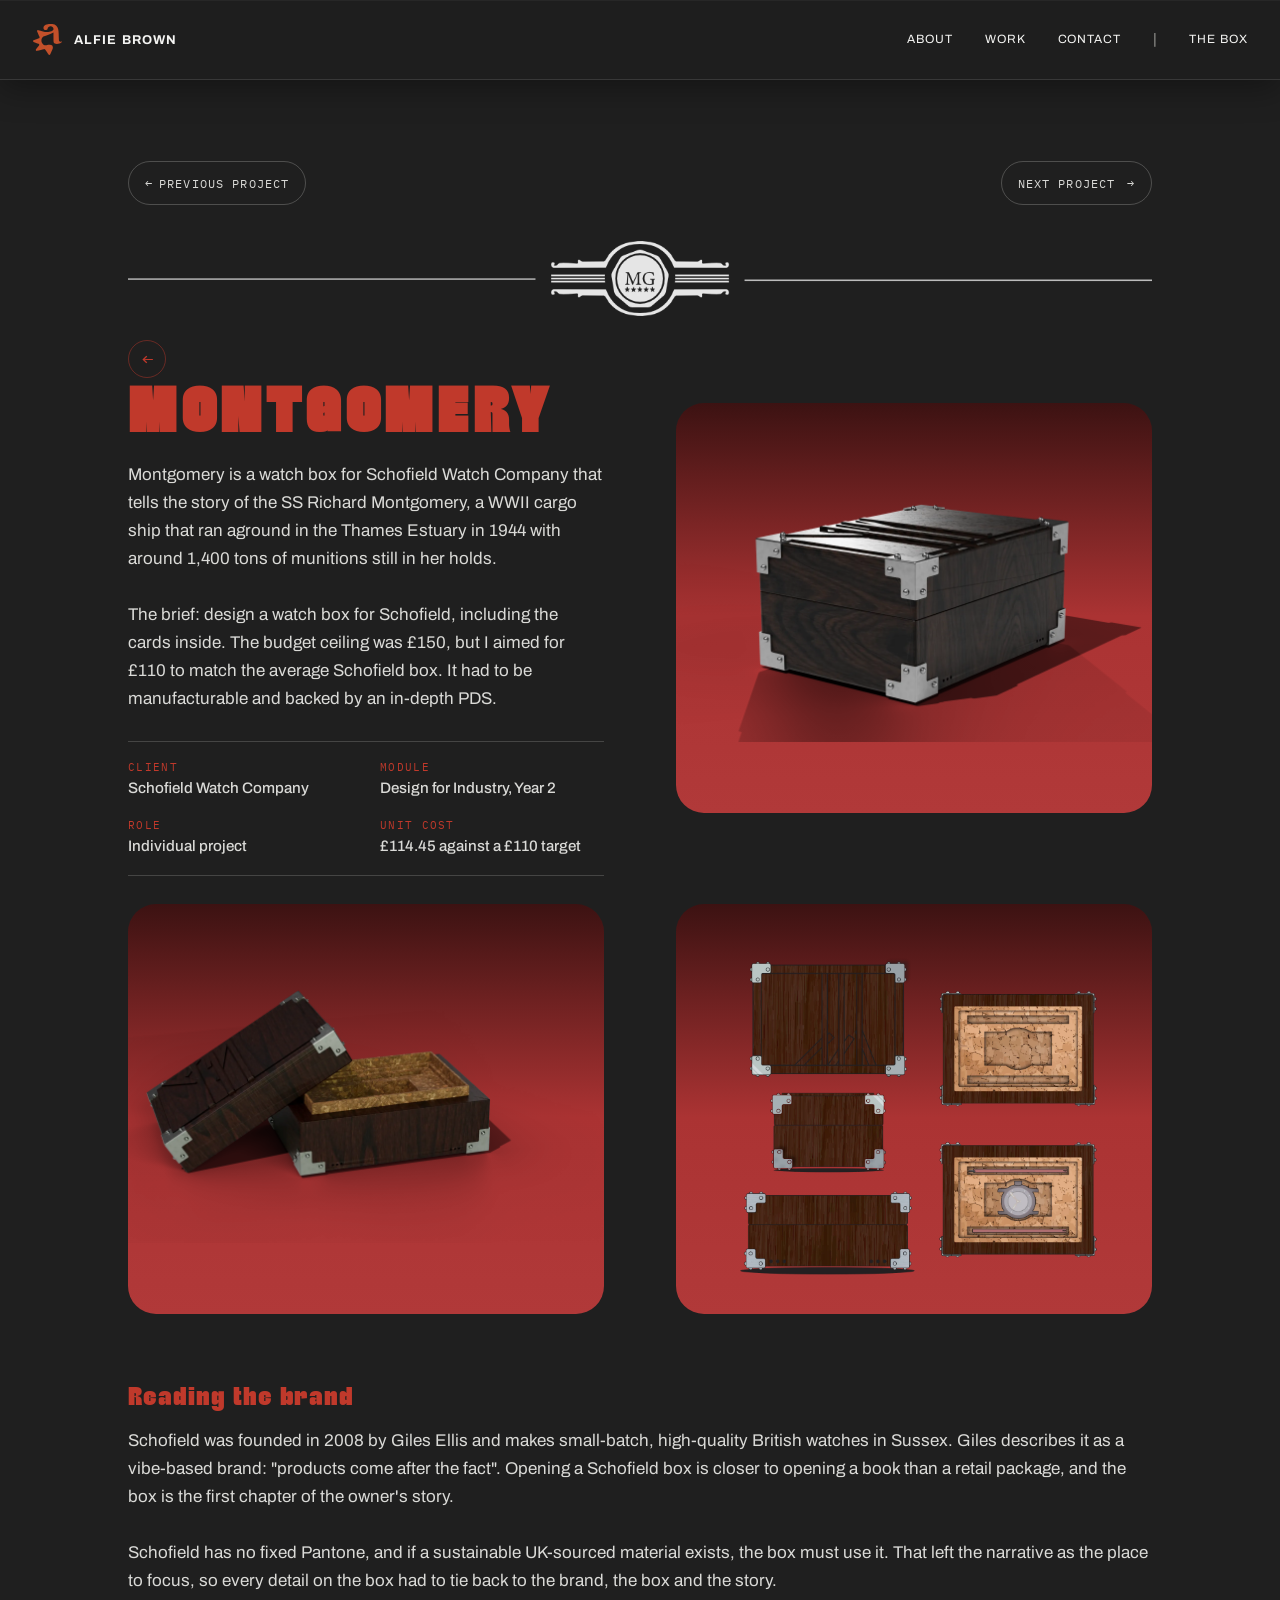
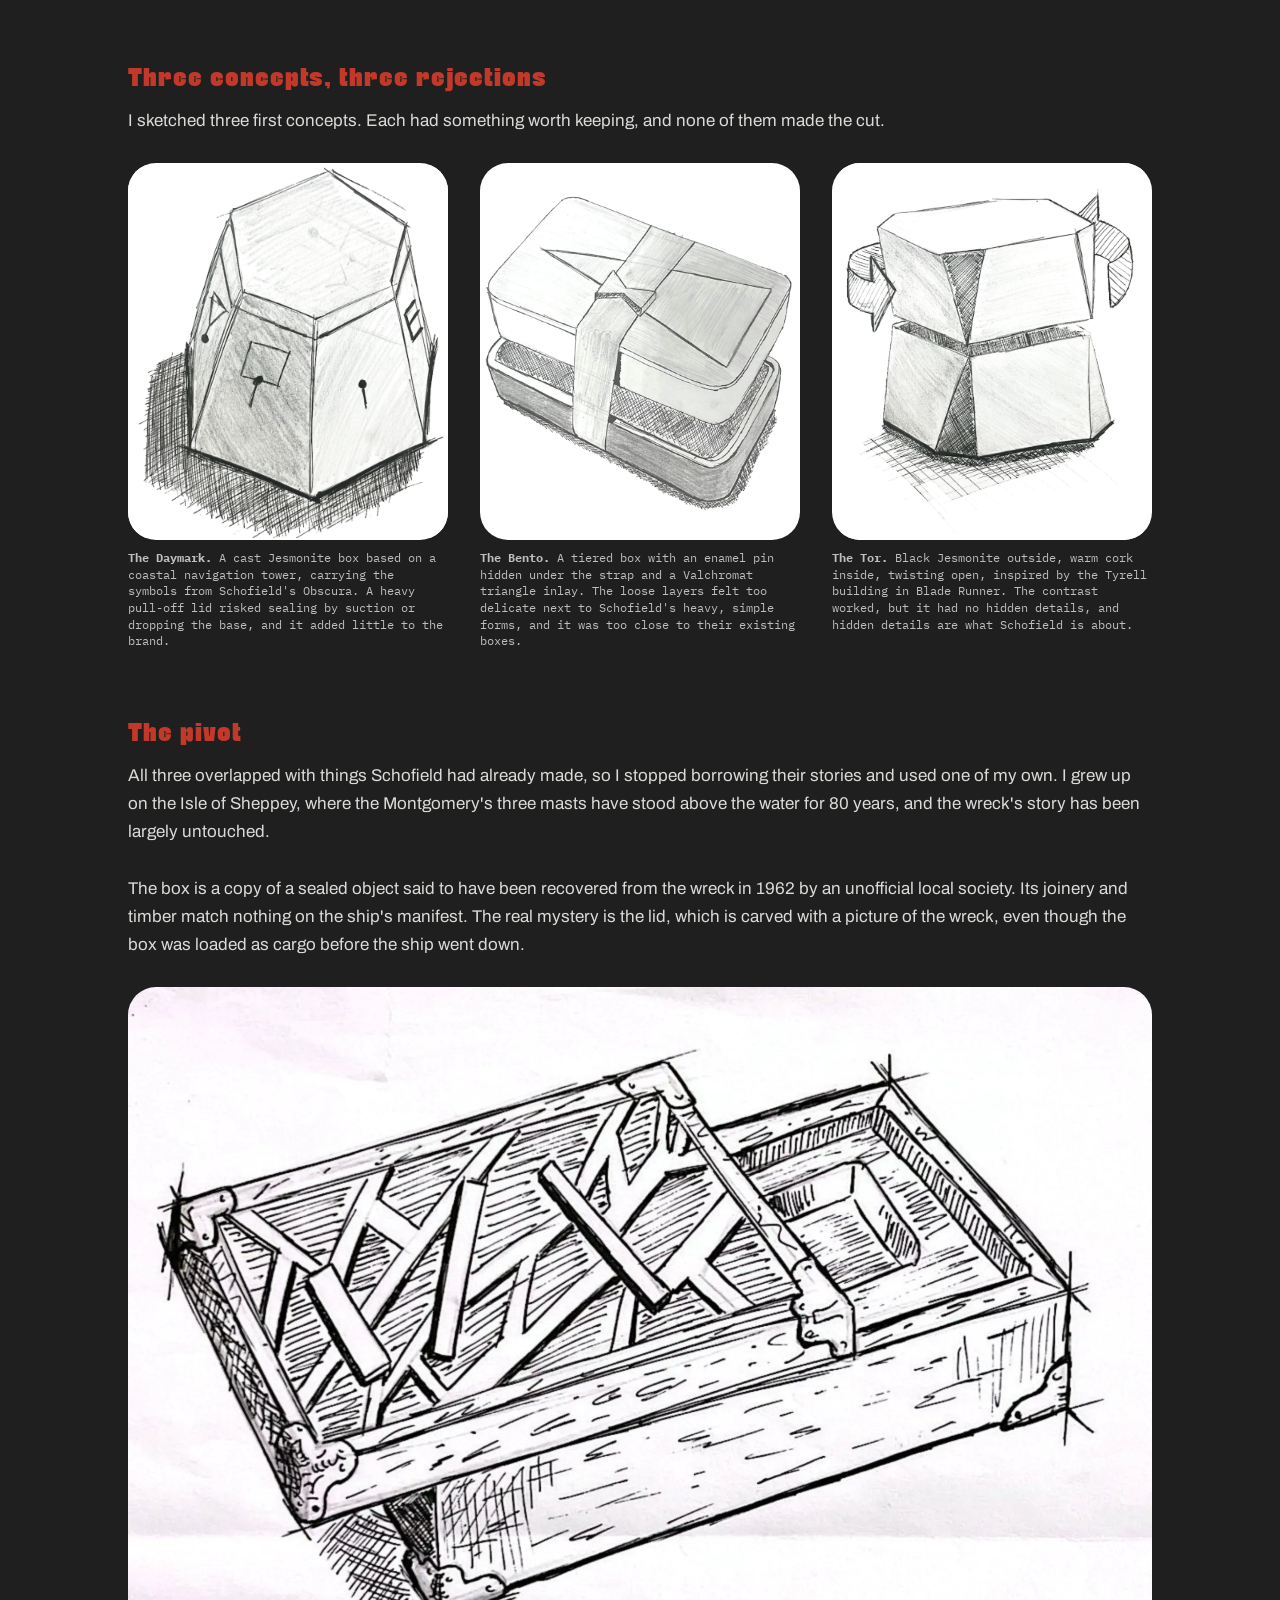
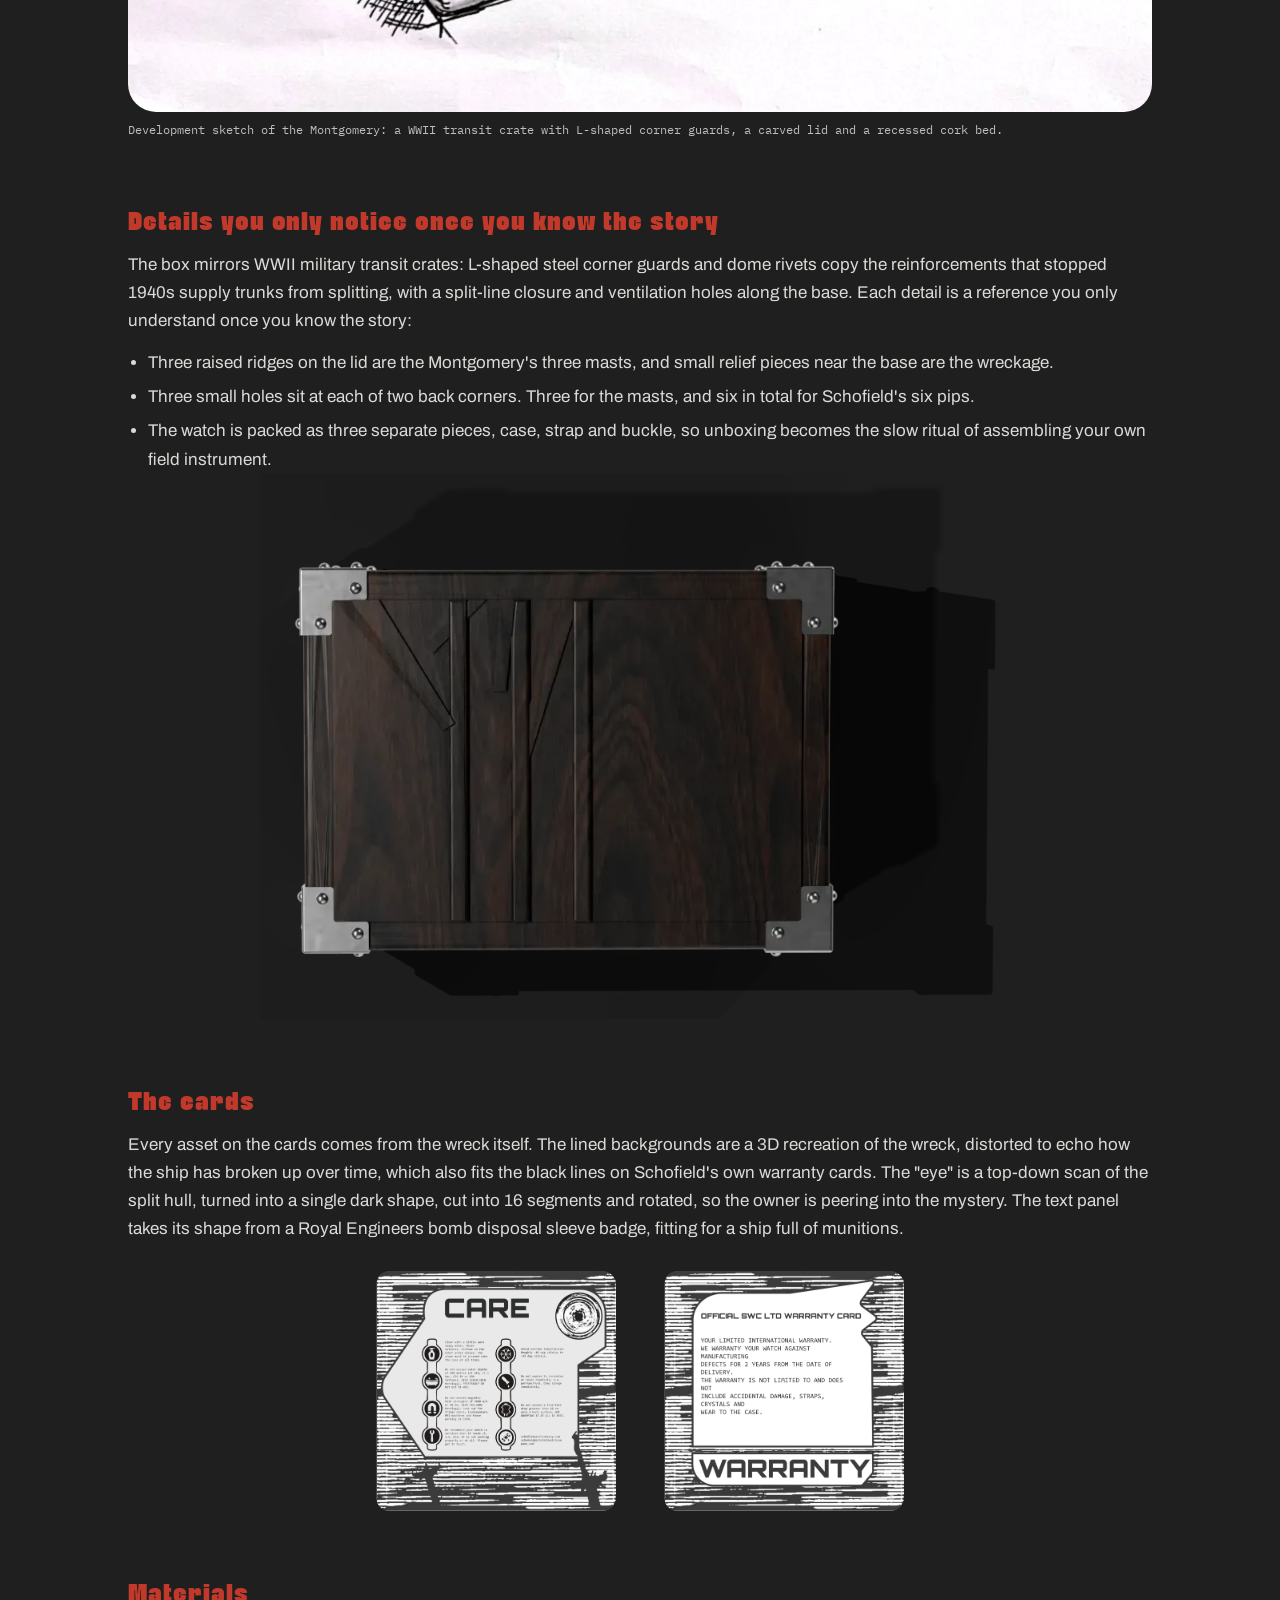
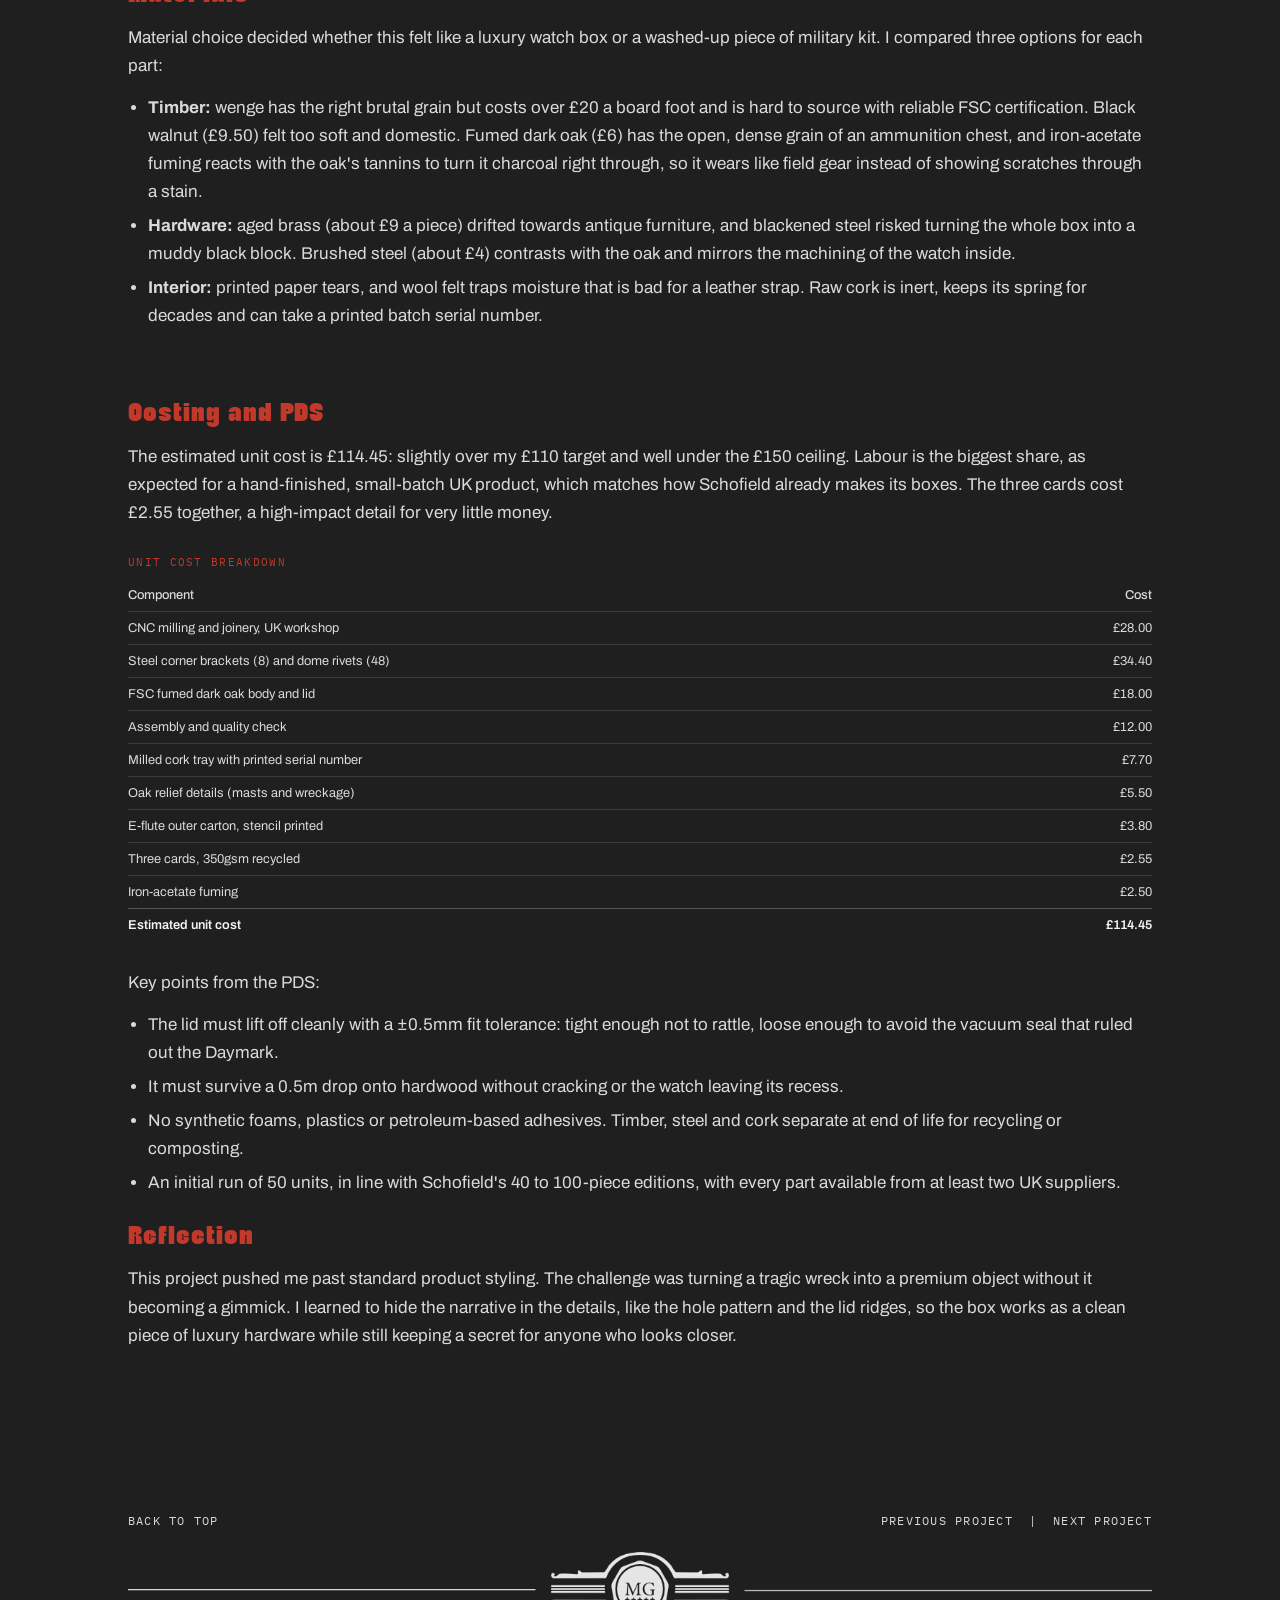
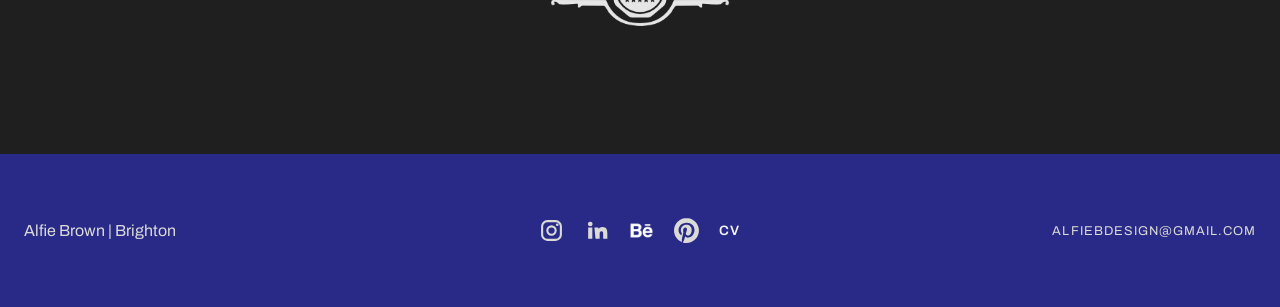
<file: the-montgomery.html>
<!DOCTYPE html>
<html lang="en">
<head>
  <meta charset="UTF-8">
  <meta name="viewport" content="width=device-width, initial-scale=1.0">
  <title>MONTGOMERY | Alfie Brown</title>
  <link rel="icon" href="/assets/logos/a-logo.svg" type="image/svg+xml">
  <meta name="description" content="A watch box styled as a crate 'recovered' from the SS Richard Montgomery, the WWII wreck off the Isle of Sheppey. Fumed oak, steel corners, a cork interior, and a lid carving that shouldn't exist.">
  <link rel="canonical" href="https://alfiebrowndesign.co.uk/the-montgomery">
  <meta property="og:type" content="article">
  <meta property="og:title" content="MONTGOMERY | Alfie Brown">
  <meta property="og:description" content="A watch box styled as a crate 'recovered' from the SS Richard Montgomery, the WWII wreck off the Isle of Sheppey. Fumed oak, steel corners, a cork interior, and a lid carving that shouldn't exist.">
  <meta property="og:url" content="https://alfiebrowndesign.co.uk/the-montgomery">
  <meta property="og:image" content="https://alfiebrowndesign.co.uk/assets/images/the-montgomery/general/open-corner-13-05-26.webp">
  <meta name="twitter:card" content="summary_large_image">
  <meta name="twitter:title" content="MONTGOMERY | Alfie Brown">
  <meta name="twitter:description" content="A watch box styled as a crate 'recovered' from the SS Richard Montgomery, the WWII wreck off the Isle of Sheppey. Fumed oak, steel corners, a cork interior, and a lid carving that shouldn't exist.">
  <meta name="twitter:image" content="https://alfiebrowndesign.co.uk/assets/images/the-montgomery/general/open-corner-13-05-26.webp">
  <link rel="preconnect" href="https://fonts.googleapis.com">
  <link rel="preconnect" href="https://fonts.gstatic.com" crossorigin>
  <link rel="stylesheet" href="https://fonts.googleapis.com/css2?family=Archivo:wght@400;600;700;900&family=Archivo+Black&family=IBM+Plex+Mono:wght@400;500&display=swap">
  <link rel="stylesheet" href="theme-tokens.css">
  <link rel="stylesheet" href="site-header.css">
  <link rel="stylesheet" href="project-story-v2.css">
  <link rel="stylesheet" href="site-footer.css">
  <style>
    /* TODO: confirm Quwela DEMO licence (Ragamkata Studio) allows web use before publishing */
    @font-face {
      font-family: "Quwela";
      src: url("assets/fonts/quwela-demo-regular.ttf") format("truetype");
      font-style: normal;
      font-weight: 400;
      font-display: swap;
    }
  </style>
</head>
<body class="montgomery-project has-site-header">
  <header class="site-header">
    <div class="site-header-left">
      <a class="site-header-brand" href="/" aria-label="Back to home"><img class="site-header-logo" src="assets/logos/a-logo.svg" alt="Alfie Brown logo"><span>Alfie Brown</span></a>
    </div>
    <div class="site-header-right">
      <nav class="site-header-nav" aria-label="Portfolio navigation">
        <a href="/#about">About</a>
        <a href="/#work">Work</a>
        <a href="/#contact">Contact</a>
      </nav>
      <span class="site-header-divider" aria-hidden="true">|</span>
      <a class="site-header-box" href="/the-box/">The Box</a>
    </div>
  </header>

  <main class="capy-page" id="top">
    <nav class="capy-project-nav" aria-label="Project navigation, top">
      <a class="capy-project-nav-link" href="runit" rel="prev"><span aria-hidden="true">&larr;</span> Previous Project<span class="visually-hidden">: RunIt</span></a>
      <a class="capy-project-nav-link" href="tea-light" rel="next">Next Project<span class="visually-hidden">: Tea Light</span> <span aria-hidden="true">&rarr;</span></a>
    </nav>
    <img class="capy-page-stopper" src="assets/images/the-montgomery/general/montgomery-page-stopper.webp" alt="MONTGOMERY">
    <section class="capy-hero" aria-labelledby="project-title">
      <div class="capy-copy">
        <a class="capy-back" href="/#work" aria-label="Back to portfolio">&larr;</a>
        <h1 class="capy-title" id="project-title">MONTGOMERY</h1>
        <p>Montgomery is a watch box for Schofield Watch Company that tells the story of the SS Richard Montgomery, a WWII cargo ship that ran aground in the Thames Estuary in 1944 with around 1,400 tons of munitions still in her holds.</p>
        <p>The brief: design a watch box for Schofield, including the cards inside. The budget ceiling was £150, but I aimed for £110 to match the average Schofield box. It had to be manufacturable and backed by an in-depth PDS.</p>
        <dl class="capy-facts">
          <div><dt>Client</dt><dd>Schofield Watch Company</dd></div>
          <div><dt>Module</dt><dd>Design for Industry, Year 2</dd></div>
          <div><dt>Role</dt><dd>Individual project</dd></div>
          <div><dt>Unit cost</dt><dd>£114.45 against a £110 target</dd></div>
        </dl>
      </div>
      <img class="capy-image capy-hero-image capy-contained" src="assets/images/the-montgomery/general/2.webp" alt="Closed Montgomery watch box in dark fumed oak with steel corners">
    </section>

    <section class="capy-showcase" aria-label="Montgomery box and technical views">
      <img class="capy-image capy-contained" src="assets/images/the-montgomery/general/open-corner-13-05-26.webp" alt="Montgomery watch box opened to reveal the cork-lined interior" loading="lazy">
      <img class="capy-image capy-contained" src="assets/images/the-montgomery/general/affinity-renders.webp" alt="Illustrated top, front, side and cork interior views of the Montgomery box" loading="lazy">
    </section>

    <section class="capy-description" aria-labelledby="mont-brand">
      <h2 class="capy-subtitle" id="mont-brand">Reading the brand</h2>
      <p>Schofield was founded in 2008 by Giles Ellis and makes small-batch, high-quality British watches in Sussex. Giles describes it as a vibe-based brand: "products come after the fact". Opening a Schofield box is closer to opening a book than a retail package, and the box is the first chapter of the owner's story.</p>
      <p>Schofield has no fixed Pantone, and if a sustainable UK-sourced material exists, the box must use it. That left the narrative as the place to focus, so every detail on the box had to tie back to the brand, the box and the story.</p>
    </section>

    <section class="capy-description" aria-labelledby="mont-concepts">
      <h2 class="capy-subtitle" id="mont-concepts">Three concepts, three rejections</h2>
      <p>I sketched three first concepts. Each had something worth keeping, and none of them made the cut.</p>
    </section>

    <div class="capy-sketches capy-sketches--plain">
      <figure class="capy-figure">
        <img src="assets/images/the-montgomery/general/concept-sketch-3.webp" alt="Pencil sketch of a tapered hexagonal box engraved with symbols" loading="lazy">
        <figcaption><strong>The Daymark.</strong> A cast Jesmonite box based on a coastal navigation tower, carrying the symbols from Schofield's Obscura. A heavy pull-off lid risked sealing by suction or dropping the base, and it added little to the brand.</figcaption>
      </figure>
      <figure class="capy-figure">
        <img src="assets/images/the-montgomery/general/concept-sketch-2.webp" alt="Pencil sketch of a two-tier box bound with a strap and a triangle inlay" loading="lazy">
        <figcaption><strong>The Bento.</strong> A tiered box with an enamel pin hidden under the strap and a Valchromat triangle inlay. The loose layers felt too delicate next to Schofield's heavy, simple forms, and it was too close to their existing boxes.</figcaption>
      </figure>
      <figure class="capy-figure">
        <img src="assets/images/the-montgomery/general/concept-sketch-1.webp" alt="Pencil sketch of a faceted two-part box with arrows showing it twists open" loading="lazy">
        <figcaption><strong>The Tor.</strong> Black Jesmonite outside, warm cork inside, twisting open, inspired by the Tyrell building in Blade Runner. The contrast worked, but it had no hidden details, and hidden details are what Schofield is about.</figcaption>
      </figure>
    </div>

    <section class="capy-description" aria-labelledby="mont-pivot">
      <h2 class="capy-subtitle" id="mont-pivot">The pivot</h2>
      <p>All three overlapped with things Schofield had already made, so I stopped borrowing their stories and used one of my own. I grew up on the Isle of Sheppey, where the Montgomery's three masts have stood above the water for 80 years, and the wreck's story has been largely untouched.</p>
      <p>The box is a copy of a sealed object said to have been recovered from the wreck in 1962 by an unofficial local society. Its joinery and timber match nothing on the ship's manifest. The real mystery is the lid, which is carved with a picture of the wreck, even though the box was loaded as cargo before the ship went down.</p>
    </section>

    <figure class="capy-figure">
      <img src="assets/images/the-montgomery/general/montgomery-sketch.webp" alt="Ink sketch of the Montgomery crate with corner brackets, the lid lifted to show the cork interior" loading="lazy">
      <figcaption>Development sketch of the Montgomery: a WWII transit crate with L-shaped corner guards, a carved lid and a recessed cork bed.</figcaption>
    </figure>

    <section class="capy-description" aria-labelledby="mont-details">
      <h2 class="capy-subtitle" id="mont-details">Details you only notice once you know the story</h2>
      <p>The box mirrors WWII military transit crates: L-shaped steel corner guards and dome rivets copy the reinforcements that stopped 1940s supply trunks from splitting, with a split-line closure and ventilation holes along the base. Each detail is a reference you only understand once you know the story:</p>
      <ul class="capy-list">
        <li>Three raised ridges on the lid are the Montgomery's three masts, and small relief pieces near the base are the wreckage.</li>
        <li>Three small holes sit at each of two back corners. Three for the masts, and six in total for Schofield's six pips.</li>
        <li>The watch is packed as three separate pieces, case, strap and buckle, so unboxing becomes the slow ritual of assembling your own field instrument.</li>
      </ul>
    </section>

    <div class="capy-logo-row" aria-label="Montgomery box lid">
      <img src="assets/images/the-montgomery/general/montgomery-lid.webp" alt="Front view of the Montgomery box with its carved lid" loading="lazy">
    </div>

    <section class="capy-description" aria-labelledby="mont-cards">
      <h2 class="capy-subtitle" id="mont-cards">The cards</h2>
      <p>Every asset on the cards comes from the wreck itself. The lined backgrounds are a 3D recreation of the wreck, distorted to echo how the ship has broken up over time, which also fits the black lines on Schofield's own warranty cards. The "eye" is a top-down scan of the split hull, turned into a single dark shape, cut into 16 segments and rotated, so the owner is peering into the mystery. The text panel takes its shape from a Royal Engineers bomb disposal sleeve badge, fitting for a ship full of munitions.</p>
    </section>

    <section class="capy-cards capy-cards--two" aria-label="Montgomery care and warranty cards">
      <div class="capy-card">
        <img class="capy-card-art" src="assets/images/the-montgomery/general/care-card.webp" alt="Black-and-white Montgomery care card with watch care instructions" loading="lazy">
      </div>
      <div class="capy-card">
        <img class="capy-card-art" src="assets/images/the-montgomery/general/warranty-card.webp" alt="Black-and-white Montgomery warranty card" loading="lazy">
      </div>
    </section>

    <section class="capy-description" aria-labelledby="mont-materials">
      <h2 class="capy-subtitle" id="mont-materials">Materials</h2>
      <p>Material choice decided whether this felt like a luxury watch box or a washed-up piece of military kit. I compared three options for each part:</p>
      <ul class="capy-list">
        <li><strong>Timber:</strong> wenge has the right brutal grain but costs over £20 a board foot and is hard to source with reliable FSC certification. Black walnut (£9.50) felt too soft and domestic. Fumed dark oak (£6) has the open, dense grain of an ammunition chest, and iron-acetate fuming reacts with the oak's tannins to turn it charcoal right through, so it wears like field gear instead of showing scratches through a stain.</li>
        <li><strong>Hardware:</strong> aged brass (about £9 a piece) drifted towards antique furniture, and blackened steel risked turning the whole box into a muddy black block. Brushed steel (about £4) contrasts with the oak and mirrors the machining of the watch inside.</li>
        <li><strong>Interior:</strong> printed paper tears, and wool felt traps moisture that is bad for a leather strap. Raw cork is inert, keeps its spring for decades and can take a printed batch serial number.</li>
      </ul>
    </section>

    <section class="capy-description" aria-labelledby="mont-cost">
      <h2 class="capy-subtitle" id="mont-cost">Costing and PDS</h2>
      <p>The estimated unit cost is £114.45: slightly over my £110 target and well under the £150 ceiling. Labour is the biggest share, as expected for a hand-finished, small-batch UK product, which matches how Schofield already makes its boxes. The three cards cost £2.55 together, a high-impact detail for very little money.</p>
    </section>

    <table class="capy-table">
      <caption>Unit cost breakdown</caption>
      <thead>
        <tr><th scope="col">Component</th><th scope="col">Cost</th></tr>
      </thead>
      <tbody>
        <tr><td>CNC milling and joinery, UK workshop</td><td>£28.00</td></tr>
        <tr><td>Steel corner brackets (8) and dome rivets (48)</td><td>£34.40</td></tr>
        <tr><td>FSC fumed dark oak body and lid</td><td>£18.00</td></tr>
        <tr><td>Assembly and quality check</td><td>£12.00</td></tr>
        <tr><td>Milled cork tray with printed serial number</td><td>£7.70</td></tr>
        <tr><td>Oak relief details (masts and wreckage)</td><td>£5.50</td></tr>
        <tr><td>E-flute outer carton, stencil printed</td><td>£3.80</td></tr>
        <tr><td>Three cards, 350gsm recycled</td><td>£2.55</td></tr>
        <tr><td>Iron-acetate fuming</td><td>£2.50</td></tr>
      </tbody>
      <tfoot>
        <tr><th scope="row">Estimated unit cost</th><td>£114.45</td></tr>
      </tfoot>
    </table>

    <section class="capy-description" aria-label="Product design specification highlights">
      <p>Key points from the PDS:</p>
      <ul class="capy-list">
        <li>The lid must lift off cleanly with a ±0.5mm fit tolerance: tight enough not to rattle, loose enough to avoid the vacuum seal that ruled out the Daymark.</li>
        <li>It must survive a 0.5m drop onto hardwood without cracking or the watch leaving its recess.</li>
        <li>No synthetic foams, plastics or petroleum-based adhesives. Timber, steel and cork separate at end of life for recycling or composting.</li>
        <li>An initial run of 50 units, in line with Schofield's 40 to 100-piece editions, with every part available from at least two UK suppliers.</li>
      </ul>
    </section>

    <section class="capy-endnote" aria-labelledby="mont-reflection">
      <h2 class="capy-subtitle" id="mont-reflection">Reflection</h2>
      <p>This project pushed me past standard product styling. The challenge was turning a tragic wreck into a premium object without it becoming a gimmick. I learned to hide the narrative in the details, like the hole pattern and the lid ridges, so the box works as a clean piece of luxury hardware while still keeping a secret for anyone who looks closer.</p>
    </section>

    <footer class="capy-footer">
      <div class="capy-footer-top">
        <a href="#top">Back to top</a>
        <nav class="capy-footer-nav" aria-label="Project navigation">
          <a href="runit" rel="prev">Previous Project</a>
          <span aria-hidden="true">|</span>
          <a href="tea-light" rel="next">Next Project</a>
        </nav>
      </div>
      <img class="capy-page-stopper" src="assets/images/the-montgomery/general/montgomery-page-stopper.webp" alt="" aria-hidden="true">
    </footer>
  </main>

  <footer class="site-footer">
    <div class="footer-copy">
      <span>Alfie Brown | Brighton</span>
    </div>
    <div class="footer-social">
      <a class="instagram-link" href="https://www.instagram.com/alfiebdesign/" target="_blank" rel="noopener noreferrer" aria-label="Instagram"><svg viewBox="0 0 24 24" aria-hidden="true"><defs><linearGradient id="instagram-gradient-fill" x1="0" y1="24" x2="24" y2="0" gradientUnits="userSpaceOnUse"><stop offset="0" stop-color="#feda75"/><stop offset="0.5" stop-color="#d62976"/><stop offset="1" stop-color="#4f5bd5"/></linearGradient></defs><rect x="3" y="3" width="18" height="18" rx="5" fill="none" stroke="currentColor" stroke-width="2"/><circle cx="12" cy="12" r="4" fill="none" stroke="currentColor" stroke-width="2"/><circle cx="17.5" cy="6.5" r="1.25" fill="currentColor"/><g class="instagram-gradient" fill="none" stroke="url(#instagram-gradient-fill)" stroke-width="2"><rect x="3" y="3" width="18" height="18" rx="5"/><circle cx="12" cy="12" r="4"/></g><circle class="instagram-gradient" cx="17.5" cy="6.5" r="1.25" fill="url(#instagram-gradient-fill)"/></svg></a>
      <a class="linkedin-link" href="https://www.linkedin.com/in/alfie-brown-148322386" target="_blank" rel="noopener noreferrer" aria-label="LinkedIn"><svg viewBox="0 0 24 24" aria-hidden="true"><path fill="currentColor" d="M4 9h4v11H4zM6 3.5a2.25 2.25 0 1 1 0 4.5 2.25 2.25 0 0 1 0-4.5zM10 9h3.8v1.6h.05c.53-1 1.83-2 3.77-2 4.03 0 4.78 2.65 4.78 6.1V20h-4v-4.7c0-1.12-.02-2.56-1.56-2.56-1.56 0-1.8 1.22-1.8 2.48V20h-4z"/></svg></a>
      <a class="behance-link" href="https://www.behance.net/alfiebrown15" target="_blank" rel="noopener noreferrer" aria-label="Behance"><img src="assets/logos/behance.webp" alt="" aria-hidden="true"></a>
      <a class="pinterest-link" href="https://uk.pinterest.com/AlfieBrownDesign/" target="_blank" rel="noopener noreferrer" aria-label="Pinterest"><svg viewBox="0 0 24 24" aria-hidden="true"><path fill="currentColor" d="M12.017 0C5.396 0 .029 5.367.029 11.987c0 5.079 3.158 9.417 7.618 11.162-.105-.949-.199-2.403.041-3.439.219-.937 1.406-5.957 1.406-5.957s-.359-.72-.359-1.781c0-1.663.967-2.911 2.168-2.911 1.024 0 1.518.769 1.518 1.688 0 1.029-.653 2.567-.992 3.992-.285 1.193.6 2.165 1.775 2.165 2.128 0 3.768-2.245 3.768-5.487 0-2.861-2.063-4.869-5.008-4.869-3.41 0-5.409 2.562-5.409 5.199 0 1.033.394 2.143.889 2.741.099.12.112.225.085.345-.09.375-.293 1.199-.334 1.363-.053.225-.172.271-.401.165-1.495-.69-2.433-2.878-2.433-4.646 0-3.776 2.748-7.252 7.92-7.252 4.158 0 7.392 2.967 7.392 6.923 0 4.135-2.607 7.462-6.233 7.462-1.214 0-2.354-.629-2.758-1.379l-.749 2.848c-.269 1.045-1.004 2.352-1.498 3.146 1.123.345 2.306.535 3.55.535 6.607 0 11.985-5.365 11.985-11.987C23.97 5.39 18.592.026 11.985.026L12.017 0z"/></svg></a>
      <a class="footer-cv" href="assets/files/alfie-brown-cv.pdf" target="_blank" rel="noopener noreferrer">CV</a>
    </div>
    <div class="footer-meta">
      <a href="mailto:alfiebdesign@gmail.com">alfiebdesign@gmail.com</a>
    </div>
  </footer>
  <script src="site-header.js"></script>
</body>
</html>
</file>
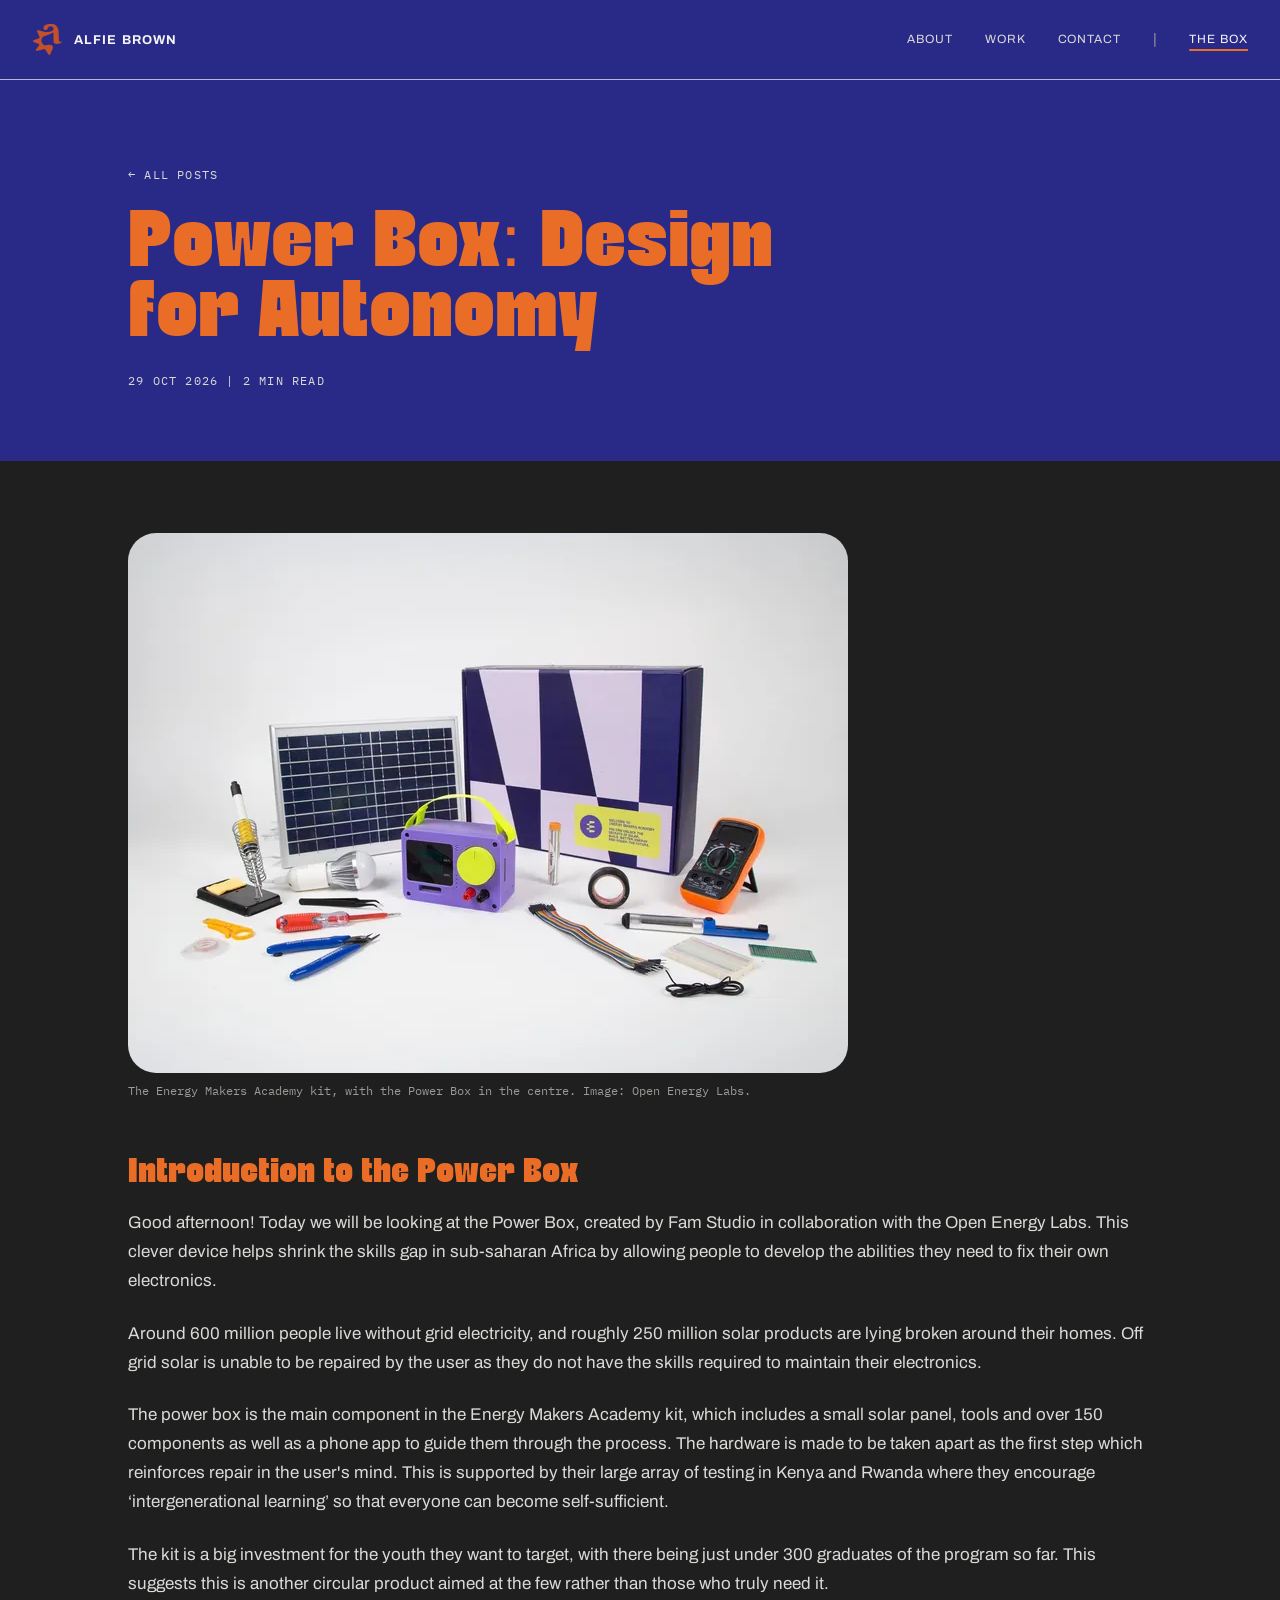
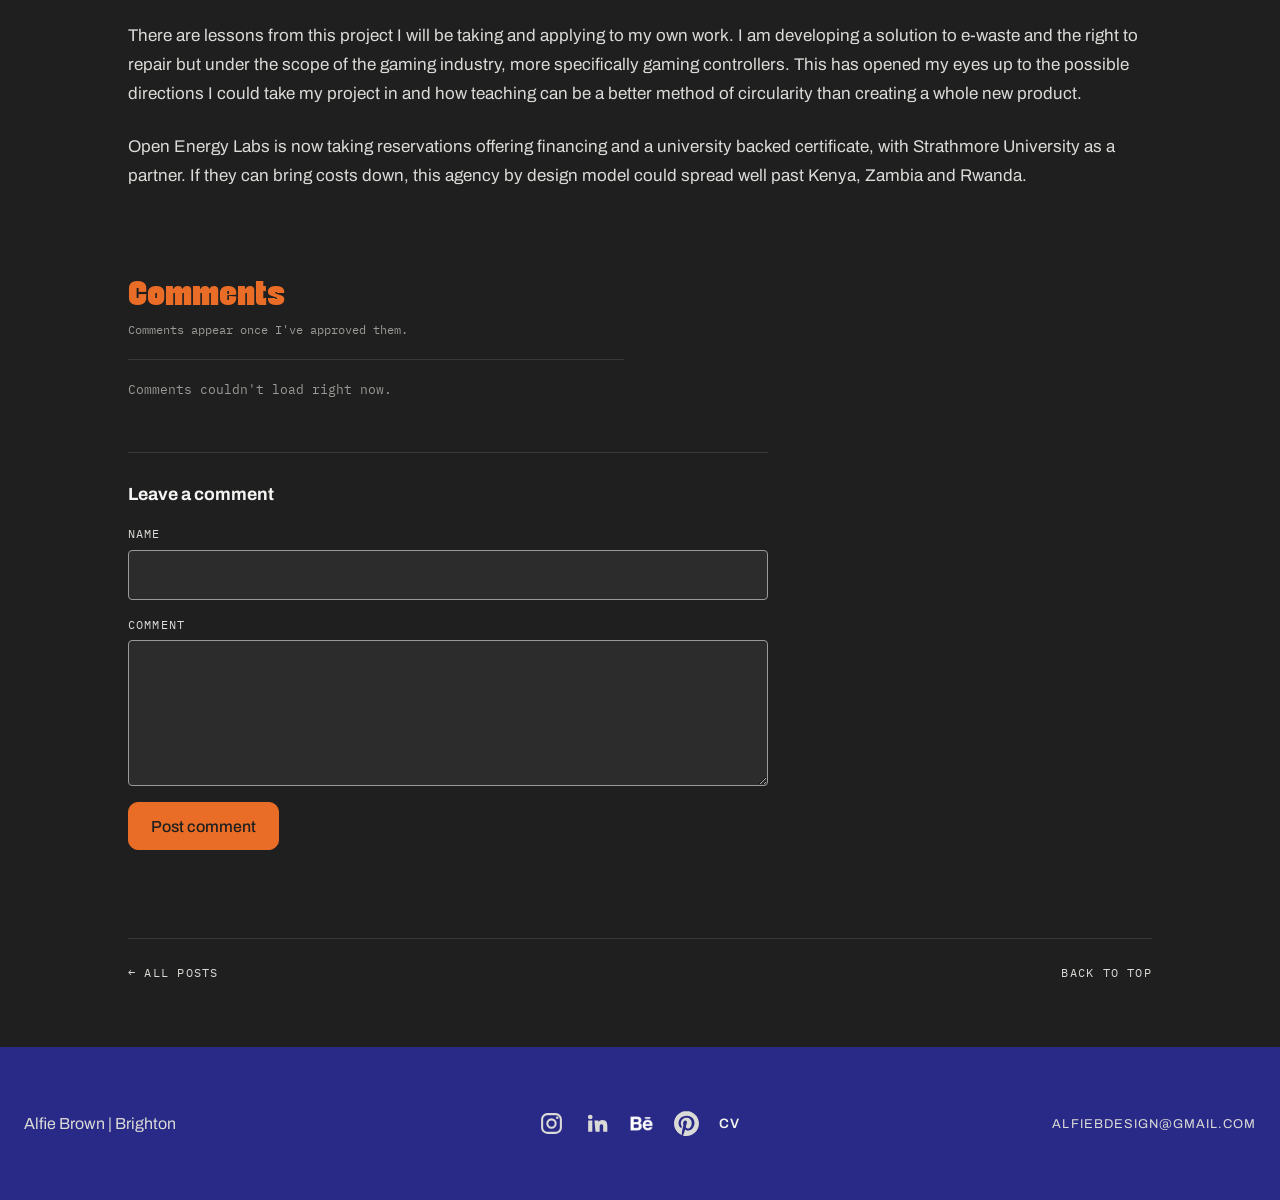
<file: the-box/power-box-design-for-autonomy.html>
<!DOCTYPE html>
<html lang="en">
<head>
  <meta charset="UTF-8">
  <meta name="viewport" content="width=device-width, initial-scale=1.0">
  <title>Power Box: Design for Autonomy | Alfie Brown</title>
  <link rel="icon" href="/assets/logos/a-logo.svg" type="image/svg+xml">
  <meta name="description" content="Fam Studio and Open Energy Labs teaches people to repair their own electronics through their repair kit, and how that will help me in final project.">
  <link rel="canonical" href="https://alfiebrowndesign.co.uk/the-box/power-box-design-for-autonomy">
  <meta property="og:type" content="article">
  <meta property="og:title" content="Power Box: Design for Autonomy">
  <meta property="og:description" content="Fam Studio and Open Energy Labs teaches people to repair their own electronics through their repair kit, and how that will help me in final project.">
  <meta property="og:url" content="https://alfiebrowndesign.co.uk/the-box/power-box-design-for-autonomy">
  <meta property="og:image" content="https://alfiebrowndesign.co.uk/assets/images/the-box/power-box-kit.jpg">
  <meta property="article:published_time" content="2026-10-29">
  <meta name="twitter:card" content="summary_large_image">
  <meta name="twitter:title" content="Power Box: Design for Autonomy">
  <meta name="twitter:description" content="Fam Studio and Open Energy Labs teaches people to repair their own electronics through their repair kit, and how that will help me in final project.">
  <meta name="twitter:image" content="https://alfiebrowndesign.co.uk/assets/images/the-box/power-box-kit.jpg">
  <link rel="preconnect" href="https://fonts.googleapis.com">
  <link rel="preconnect" href="https://fonts.gstatic.com" crossorigin>
  <link rel="stylesheet" href="https://fonts.googleapis.com/css2?family=Archivo:wght@400;600;700;900&family=Archivo+Black&family=IBM+Plex+Mono:wght@400;500&display=swap">
  <link rel="stylesheet" href="/theme-tokens.css">
  <link rel="stylesheet" href="/site-header.css">
  <link rel="stylesheet" href="/site-footer.css">
  <link rel="stylesheet" href="/the-box/box.css">
</head>
<body id="top" class="box-page" data-count-view="power-box-design-for-autonomy">
  <div class="page-shell">
    <header class="sticky-header site-header">
      <div class="site-header-left">
        <a class="site-header-brand" href="/" aria-label="Back to home"><img class="site-header-logo" src="/assets/logos/a-logo.svg" alt="Alfie Brown logo"><span>Alfie Brown</span></a>
      </div>
      <div class="site-header-right">
        <nav class="site-header-nav" aria-label="Main navigation">
          <a href="/#about">About</a>
          <a href="/#work">Work</a>
          <a href="/#contact">Contact</a>
        </nav>
        <span class="site-header-divider" aria-hidden="true">|</span>
        <a class="site-header-box" href="/the-box/" aria-current="true">The Box</a>
        <button class="site-header-menu-toggle" type="button" aria-label="Open menu" aria-expanded="false" aria-controls="menu-panel">
          <span></span>
          <span></span>
          <span></span>
        </button>
      </div>
    </header>
    <div class="site-header-menu-panel" id="menu-panel" aria-hidden="true">
      <nav class="site-header-menu-links" aria-label="Mobile navigation">
        <a href="/#about">About</a>
        <a href="/#work">Work</a>
        <a href="/#contact">Contact</a>
      </nav>
    </div>

    <main>
      <section class="blog-hero post-hero" aria-labelledby="post-title">
        <div class="blog-hero__inner">
          <a class="post-back" href="/the-box/"><span aria-hidden="true">&larr;</span> All posts</a>
          <h1 id="post-title">Power Box: Design for Autonomy</h1>
          <p class="post-byline"><time datetime="2026-10-29">29 Oct 2026</time> | 2 min read</p>
        </div>
      </section>

      <article class="post-body" aria-labelledby="post-title">
        <figure class="post-figure">
          <img src="/assets/images/the-box/power-box-kit.webp" width="720" height="540" alt="The Energy Makers Academy kit: a purple Power Box with a yellow dial and handle, a small solar panel, a bulb, a multimeter, soldering tools, wires and a breadboard, in front of the purple and lilac kit box" fetchpriority="high">
          <figcaption>The Energy Makers Academy kit, with the Power Box in the centre. Image: Open Energy Labs.</figcaption>
        </figure>

        <section class="post-section" aria-labelledby="section-1">
          <h2 id="section-1">Introduction to the Power Box</h2>
          <p>Good afternoon! Today we will be looking at the Power Box, created by Fam Studio in collaboration with the Open Energy Labs. This clever device helps shrink the skills gap in sub-saharan Africa by allowing people to develop the abilities they need to fix their own electronics.</p>
          <p>Around 600 million people live without grid electricity, and roughly 250 million solar products are lying broken around their homes. Off grid solar is unable to be repaired by the user as they do not have the skills required to maintain their electronics.
</p>
          <p>The power box is the main component in the Energy Makers Academy kit, which includes a small solar panel, tools and over 150 components as well as a phone app to guide them through the process. The hardware is made to be taken apart as the first step which reinforces repair in the user's mind. This is supported by their large array of testing in Kenya and Rwanda where they encourage ‘intergenerational learning’ so that everyone can become self-sufficient.</p>
          <p>The kit is a big investment for the youth they want to target, with there being just under 300 graduates of the program so far. This suggests this is another circular product aimed at the few rather than those who truly need it. 
</p>
          <p>There are lessons from this project I will be taking and applying to my own work. I am developing a solution to e-waste and the right to repair but under the scope of the gaming industry, more specifically gaming controllers. This has opened my eyes up to the possible directions I could take my project in and how teaching can be a better method of circularity than creating a whole new product.</p>
          <p>Open Energy Labs is now taking reservations offering financing and a university backed certificate, with Strathmore University as a partner. If they can bring costs down, this agency by design model could spread well past Kenya, Zambia and Rwanda.</p>
        </section>
      </article>

      <section class="post-comments" id="comments" aria-labelledby="comments-title" data-comments-for="power-box-design-for-autonomy" hidden>
        <h2 id="comments-title">Comments</h2>
        <p class="post-comments-note">Comments appear once I've approved them.</p>

        <ol class="comment-list"></ol>
        <p class="comment-empty">No comments yet.</p>

        <form class="comment-form" novalidate>
          <h3>Leave a comment</h3>
          <label>Name
            <input name="name" type="text" maxlength="60" autocomplete="name" required>
          </label>
          <label>Comment
            <textarea name="body" rows="5" maxlength="2000" required></textarea>
          </label>
          <label class="comment-trap" aria-hidden="true">Website
            <input name="website" type="text" tabindex="-1" autocomplete="off">
          </label>
          <div class="comment-actions">
            <button type="submit">Post comment</button>
            <p class="comment-status" role="status" aria-live="polite"></p>
          </div>
        </form>
      </section>

      <nav class="post-end" aria-label="Post navigation">
        <a href="/the-box/"><span aria-hidden="true">&larr;</span> All posts</a>
        <a href="#top">Back to top</a>
      </nav>
    </main>

    <footer class="site-footer">
      <div class="footer-copy">
        <span>Alfie Brown | Brighton</span>
      </div>
      <div class="footer-social">
        <a class="instagram-link" href="https://www.instagram.com/alfiebdesign/" target="_blank" rel="noopener noreferrer" aria-label="Instagram"><svg viewBox="0 0 24 24" aria-hidden="true"><defs><linearGradient id="instagram-gradient-fill" x1="0" y1="24" x2="24" y2="0" gradientUnits="userSpaceOnUse"><stop offset="0" stop-color="#feda75"/><stop offset="0.5" stop-color="#d62976"/><stop offset="1" stop-color="#4f5bd5"/></linearGradient></defs><rect x="3" y="3" width="18" height="18" rx="5" fill="none" stroke="currentColor" stroke-width="2"/><circle cx="12" cy="12" r="4" fill="none" stroke="currentColor" stroke-width="2"/><circle cx="17.5" cy="6.5" r="1.25" fill="currentColor"/><g class="instagram-gradient" fill="none" stroke="url(#instagram-gradient-fill)" stroke-width="2"><rect x="3" y="3" width="18" height="18" rx="5"/><circle cx="12" cy="12" r="4"/></g><circle class="instagram-gradient" cx="17.5" cy="6.5" r="1.25" fill="url(#instagram-gradient-fill)"/></svg></a>
        <a class="linkedin-link" href="https://www.linkedin.com/in/alfie-brown-148322386" target="_blank" rel="noopener noreferrer" aria-label="LinkedIn"><svg viewBox="0 0 24 24" aria-hidden="true"><path fill="currentColor" d="M4 9h4v11H4zM6 3.5a2.25 2.25 0 1 1 0 4.5 2.25 2.25 0 0 1 0-4.5zM10 9h3.8v1.6h.05c.53-1 1.83-2 3.77-2 4.03 0 4.78 2.65 4.78 6.1V20h-4v-4.7c0-1.12-.02-2.56-1.56-2.56-1.56 0-1.8 1.22-1.8 2.48V20h-4z"/></svg></a>
        <a class="behance-link" href="https://www.behance.net/alfiebrown15" target="_blank" rel="noopener noreferrer" aria-label="Behance"><img src="/assets/logos/behance.webp" alt="" aria-hidden="true"></a>
        <a class="pinterest-link" href="https://uk.pinterest.com/AlfieBrownDesign/" target="_blank" rel="noopener noreferrer" aria-label="Pinterest"><svg viewBox="0 0 24 24" aria-hidden="true"><path fill="currentColor" d="M12.017 0C5.396 0 .029 5.367.029 11.987c0 5.079 3.158 9.417 7.618 11.162-.105-.949-.199-2.403.041-3.439.219-.937 1.406-5.957 1.406-5.957s-.359-.72-.359-1.781c0-1.663.967-2.911 2.168-2.911 1.024 0 1.518.769 1.518 1.688 0 1.029-.653 2.567-.992 3.992-.285 1.193.6 2.165 1.775 2.165 2.128 0 3.768-2.245 3.768-5.487 0-2.861-2.063-4.869-5.008-4.869-3.41 0-5.409 2.562-5.409 5.199 0 1.033.394 2.143.889 2.741.099.12.112.225.085.345-.09.375-.293 1.199-.334 1.363-.053.225-.172.271-.401.165-1.495-.69-2.433-2.878-2.433-4.646 0-3.776 2.748-7.252 7.92-7.252 4.158 0 7.392 2.967 7.392 6.923 0 4.135-2.607 7.462-6.233 7.462-1.214 0-2.354-.629-2.758-1.379l-.749 2.848c-.269 1.045-1.004 2.352-1.498 3.146 1.123.345 2.306.535 3.55.535 6.607 0 11.985-5.365 11.985-11.987C23.97 5.39 18.592.026 11.985.026L12.017 0z"/></svg></a>
        <a class="footer-cv" href="/assets/files/alfie-brown-cv.pdf" target="_blank" rel="noopener noreferrer">CV</a>
      </div>
      <div class="footer-meta">
        <a href="mailto:alfiebdesign@gmail.com">alfiebdesign@gmail.com</a>
      </div>
    </footer>
  </div>

  <script src="/the-box/box.js" defer></script>
  <script>
    const header = document.querySelector('.sticky-header');
    const menuToggle = document.querySelector('.site-header-menu-toggle');
    const menuPanel = document.getElementById('menu-panel');
    const menuLinks = menuPanel.querySelectorAll('a');

    const syncHeaderState = () => header.classList.toggle('is-scrolled', window.scrollY > 40);
    window.addEventListener('scroll', syncHeaderState, { passive: true });
    syncHeaderState();

    const setMenu = (open, returnFocus = false) => {
      menuToggle.setAttribute('aria-expanded', String(open));
      menuToggle.setAttribute('aria-label', open ? 'Close menu' : 'Open menu');
      menuPanel.classList.toggle('is-open', open);
      menuPanel.setAttribute('aria-hidden', String(!open));
      document.body.classList.toggle('site-menu-open', open);
      if (open) menuLinks[0].focus();
      else if (returnFocus) menuToggle.focus();
    };

    menuToggle.addEventListener('click', () => setMenu(menuToggle.getAttribute('aria-expanded') !== 'true'));
    menuLinks.forEach((link) => link.addEventListener('click', () => setMenu(false)));
    document.addEventListener('keydown', (event) => {
      if (event.key === 'Escape' && menuToggle.getAttribute('aria-expanded') === 'true') setMenu(false, true);
    });
  </script>
</body>
</html>
</file>
<file: theme-tokens.css>
:root {
  /* surfaces */
  --bg-page: #1F1F1F;
  --bg-raised: #2C2C2C;
  --bg-sunken: #2C2C2C;

  /* ink */
  --ink-body: #DADAD7;
  --ink-strong: #F4F4F2;
  --ink-muted: #9A9A96;

  /* title */
  --title: #F4F4F2;

  /* brand */
  --brand-indigo: #292A87;

  /* accent */
  --accent: #E96D26;
  --accent-text: #E96D26;
  --accent-deep: #E96D26;
  --on-accent: #1F1F1F;

  /* lines */
  --rule: #383838;
  --border-control: #383838;
  --focus: #E96D26;

  /* radii */
  --radius-sm: 4px;
  --radius-md: 10px;
  --radius-lg: 20px;
  --radius-pill: 999px;

  /* shadows */
  --shadow-sm: 0 1px 2px rgba(0, 0, 0, 0.2);
  --shadow-md: 0 6px 18px rgba(0, 0, 0, 0.3);
  --shadow-lift: 0 18px 40px rgba(0, 0, 0, 0.4);

  /* spacing */
  --space-1: 4px;
  --space-2: 8px;
  --space-3: 12px;
  --space-4: 16px;
  --space-5: 24px;
  --space-6: 32px;
  --space-7: 48px;
  --space-8: 64px;
  --space-9: 96px;
  --space-10: 128px;
  --space-11: 160px;

  /* line-length caps */
  --measure-narrow: 46ch;
  --measure-default: 62ch;
  --measure-wide: 76ch;

  /* typography */
  --font-display: "Archivo Black", "Archivo", system-ui, sans-serif;
  --font-sans: "Archivo", system-ui, sans-serif;
}

p {
  max-width: var(--measure-default);
  font-weight: 400;
  text-align: left;
}
</file>
<file: site-header.css>
.site-header {
  position: fixed;
  top: 0;
  left: 0;
  right: 0;
  z-index: 1000;
  display: flex;
  align-items: center;
  justify-content: space-between;
  width: 100%;
  min-height: 80px;
  padding: 1rem clamp(1.25rem, 4vw, 2rem);
  background: rgba(31, 31, 31, 0.82);
  border-bottom: 1px solid var(--rule);
  box-shadow: 0 8px 32px rgba(0, 0, 0, 0.35), inset 0 1px 0 rgba(255, 255, 255, 0.04);
  box-sizing: border-box;
  backdrop-filter: blur(20px) saturate(180%);
  -webkit-backdrop-filter: blur(20px) saturate(180%);
}
.site-header-logo {
  display: block;
  width: 31.2px;
  height: 31.2px;
  object-fit: contain;
  transition: transform 180ms ease;
}
.site-header-logo:hover,
.site-header-logo:focus-visible { transform: scale(1.2); }
.site-header-brand {
  display: inline-flex;
  align-items: center;
  gap: 0.7rem;
  color: var(--ink-strong);
  font: 700 0.8rem var(--font-sans);
  letter-spacing: 0.08em;
  text-transform: uppercase;
}
.site-header-nav {
  display: flex;
  align-items: center;
  gap: 2rem;
  font: 0.75rem var(--font-sans);
  letter-spacing: 0.08em;
  text-transform: uppercase;
}
.site-header a { color: var(--ink-strong); text-decoration: none; }
.site-header-nav a:hover,
.site-header-nav a:focus-visible { color: var(--accent-text); }
.site-header-menu-toggle {
  display: none;
  width: 44px;
  height: 44px;
  border: 0;
  border-radius: 0;
  background: transparent;
  cursor: pointer;
}
.site-header-menu-toggle span {
  display: block;
  width: 21px;
  height: 2px;
  margin: 5px auto;
  background: var(--ink-strong);
  transition: transform 180ms ease, opacity 180ms ease;
}
.site-header-menu-toggle[aria-expanded="true"] span:first-child { transform: translateY(7px) rotate(45deg); }
.site-header-menu-toggle[aria-expanded="true"] span:nth-child(2) { opacity: 0; }
.site-header-menu-toggle[aria-expanded="true"] span:last-child { transform: translateY(-7px) rotate(-45deg); }
.site-header-menu-panel {
  position: fixed;
  inset: 0;
  z-index: 900;
  display: grid;
  place-items: center;
  background: var(--bg-page);
  opacity: 0;
  visibility: hidden;
  transition: opacity 180ms ease, visibility 180ms ease;
}
.site-header-menu-panel.is-open { opacity: 1; visibility: visible; }
.site-header-menu-links { display: grid; gap: 1.25rem; text-align: center; }
.site-header-menu-links a { font: 900 clamp(2.2rem, 9vw, 5rem)/0.9 var(--font-display); letter-spacing: -0.02em; }
body.site-menu-open { overflow: hidden; }
body.has-site-header { padding-top: 80px; }
@media (max-width: 720px) {
  .site-header { min-height: 64px; padding: 1rem 1.25rem; }
  .site-header-nav { display: none; }
  .site-header-menu-toggle { display: block; }
  body.has-site-header { padding-top: 64px; }
}
/* The link for the page you're on */
.site-header-nav a[aria-current],
.site-header-menu-links a[aria-current] { color: var(--accent-text); }

/* The Box pages only: thin white line under the header while you're at the top of the page;
   once you scroll it drops back to the subtle grey rule */
.box-page .site-header:not(.is-scrolled) { border-bottom-color: rgba(244, 244, 242, 0.7); }

/* Right side of the header: About  Work  Contact | The Box */
.site-header-right {
  display: flex;
  align-items: center;
  gap: 2rem;
}

@media (max-width: 720px) {
  .site-header-right { gap: 1rem; }
  .site-header-right .site-header-divider { display: none; }
}

/* Left side of the header: logo and name */
.site-header-left {
  display: flex;
  align-items: center;
  gap: 0.9rem;
  min-width: 0;
}

.site-header-divider {
  color: var(--ink-muted);
  font: 400 0.95rem var(--font-sans);
  line-height: 1;
}

.site-header-box {
  font: 0.75rem var(--font-sans);
  letter-spacing: 0.08em;
  text-transform: uppercase;
  white-space: nowrap;
}

.site-header-box:hover,
.site-header-box:focus-visible { color: var(--accent-text); }

.site-header-box[aria-current] {
  text-decoration: underline;
  text-decoration-color: var(--accent);
  text-decoration-thickness: 2px;
  text-underline-offset: 6px;
}
</file>
<file: site-footer.css>
/* Indigo bottom bar, shared by every page:
   name on the left, icons in the middle, email and copyright on the right */
.site-footer {
  display: grid;
  grid-template-columns: minmax(0, 1fr) auto minmax(0, 1fr);
  align-items: center;
  gap: 2rem;
  width: 100vw;
  padding: 56px max(24px, calc((100vw - 1280px) / 2));
  margin: 64px 0 0 calc(50% - 50vw);
  background: var(--brand-indigo);
  color: var(--ink-body);
  font-family: var(--font-sans);
}

.site-footer a { color: inherit; text-decoration: none; }

.footer-copy { justify-self: start; }

.footer-social {
  display: flex;
  justify-self: center;
  align-items: center;
  gap: 0.25rem;
}

.footer-meta {
  display: flex;
  justify-self: end;
  flex-direction: column;
  align-items: flex-end;
  gap: 0.5rem;
  font-size: 0.8rem;
  letter-spacing: 0.08em;
  text-transform: uppercase;
}

.footer-meta .footer-name { text-transform: none; }

.instagram-link,
.linkedin-link,
.behance-link,
.pinterest-link,
.footer-cv {
  display: inline-flex;
  align-items: center;
  min-height: 41px;
  padding: 0.5rem;
  color: var(--ink-strong);
  transition: color 0.25s ease, opacity 0.25s ease;
}

.instagram-link svg,
.linkedin-link svg,
.pinterest-link svg,
.behance-link img {
  width: 25px;
  height: 25px;
}

.behance-link img { filter: brightness(0) invert(1); }

.behance-link:hover,
.behance-link:focus-visible { opacity: 0.7; }

.instagram-link .instagram-gradient {
  opacity: 0;
  transition: opacity 0.25s ease;
}

.instagram-link:hover .instagram-gradient,
.instagram-link:focus-visible .instagram-gradient { opacity: 1; }

.linkedin-link:hover,
.linkedin-link:focus-visible { color: #0A66C2; }

.pinterest-link:hover,
.pinterest-link:focus-visible { color: #E60023; }

/* CV: plain white text, no underline; turns brand orange on hover.
   (.site-footer prefix so it beats the footer's general link colour) */
.site-footer .footer-cv {
  color: var(--ink-strong);
  font-size: 0.85rem;
  font-weight: 600;
  letter-spacing: 0.08em;
  text-transform: uppercase;
}

.site-footer .footer-cv:hover,
.site-footer .footer-cv:focus-visible { color: var(--accent); }

.site-footer a:focus-visible {
  outline: 2px solid var(--ink-strong);
  outline-offset: 2px;
}

@media (max-width: 900px) {
  .site-footer {
    grid-template-columns: minmax(0, 1fr);
    justify-items: center;
    gap: 1.25rem;
    text-align: center;
  }

  .footer-copy,
  .footer-social,
  .footer-meta { justify-self: center; }

  .footer-meta { align-items: center; }
}
</file>
<file: the-box/box.css>
/* TODO: confirm Quwela DEMO licence (Ragamkata Studio) allows web use before publishing */
@font-face {
  font-family: "Quwela";
  src: url("/assets/fonts/quwela-demo-regular.ttf") format("truetype");
  font-style: normal;
  font-weight: 400;
  font-display: swap;
}

/* Same tokens, header, hero band and footer as the homepage */
:root { --header-h: 80px; }
@media (max-width: 720px) { :root { --header-h: 64px; } }

* { box-sizing: border-box; margin: 0; padding: 0; }

html {
  scroll-behavior: smooth;
  background: var(--bg-page);
  overflow-x: clip;
}

body {
  position: relative;
  min-height: 100vh;
  background: var(--bg-page);
  color: var(--ink-body);
  font-family: var(--font-sans);
  line-height: 1.6;
  overflow-x: hidden;
}

a { color: inherit; text-decoration: none; }

.page-shell {
  display: flex;
  flex-direction: column;
  width: min(1280px, calc(100% - 48px));
  min-height: 100vh;
  margin: 0 auto;
}

.page-shell > main { flex: 1; }

/* Header: clear over the indigo band, frosted once you scroll */
.sticky-header {
  background: transparent;
  border-bottom: 1px solid transparent;
  box-shadow: none;
  backdrop-filter: none;
  -webkit-backdrop-filter: none;
  transition: background-color 300ms ease, border-color 300ms ease, box-shadow 300ms ease;
}

.sticky-header.is-scrolled {
  background: rgba(31, 31, 31, 0.82);
  border-bottom-color: var(--rule);
  box-shadow: 0 8px 32px rgba(0, 0, 0, 0.35), inset 0 1px 0 rgba(255, 255, 255, 0.04);
  backdrop-filter: blur(20px) saturate(180%);
  -webkit-backdrop-filter: blur(20px) saturate(180%);
}

.site-header-nav a,
.site-header-box { color: var(--ink-body); }

.site-header-nav a:hover,
.site-header-nav a:focus-visible,
.site-header-nav a[aria-current] {
  color: var(--ink-strong);
  text-decoration: underline;
  text-decoration-color: var(--accent);
  text-decoration-thickness: 2px;
  text-underline-offset: 6px;
}

.site-header-menu-links a:focus-visible {
  outline: 2px solid var(--focus);
  outline-offset: 6px;
}

.site-header-menu-panel { transition: opacity 180ms ease, visibility 0s linear 180ms; }
.site-header-menu-panel.is-open { transition: opacity 180ms ease, visibility 0s; }

/* Indigo intro band, full bleed like the homepage hero */
.blog-hero {
  position: relative;
  left: 50%;
  width: 100vw;
  transform: translateX(-50%);
  padding: calc(var(--header-h) + clamp(48px, 9vh, 96px)) 0 clamp(48px, 8vh, 88px);
  background: var(--brand-indigo);
}

.blog-hero__inner {
  width: min(1280px, calc(100% - 48px));
  margin: 0 auto;
}

.blog-hero h1 {
  margin: 0 0 20px;
  color: var(--accent);
  font-family: "Quwela", var(--font-sans);
  font-size: clamp(3.5rem, 8vw, 6rem);
  font-weight: 400;
  line-height: 0.95;
}

.blog-hero p {
  max-width: 60ch;
  color: var(--ink-body);
  font-size: 1.2rem;
  line-height: 1.45;
}

/* Posts use the same card pattern as the work grid */
.posts {
  padding: 54px 0 32px;
}

.post-list {
  display: grid;
  grid-template-columns: repeat(2, minmax(0, 1fr));
  gap: 34px clamp(28px, 7vw, 66px);
}

.post-item {
  position: relative;
  display: flex;
  min-width: 0;
  flex-direction: column;
}

.post-thumb {
  position: relative;
  width: 100%;
  aspect-ratio: 1.6;
  overflow: hidden;
  border-radius: 28px;
  background-color: var(--bg-raised);
}

.post-thumb img {
  position: absolute;
  inset: 0;
  width: 100%;
  height: 100%;
  object-fit: cover;
  transition: scale 600ms cubic-bezier(0.2, 0.8, 0.2, 1);
}

.post-item:hover .post-thumb img,
.post-item:has(h3 a:focus-visible) .post-thumb img { scale: 1.03; }

.post-item:has(h3 a:focus-visible) .post-thumb {
  outline: 2px solid var(--focus);
  outline-offset: 4px;
}

.post-meta {
  display: flex;
  flex-direction: column;
  gap: 0.9rem;
  padding: 18px 0 0;
}

/* Card title: five times the old size, in Archivo */
.post-meta h3 {
  color: var(--ink-strong);
  font-family: var(--font-sans);
  font-size: 4rem;
  font-weight: 700;
  letter-spacing: -0.02em;
  line-height: 1;
  text-wrap: balance;
}

.post-meta h3 a {
  display: inline;
  padding-bottom: 0.04em;
  background: linear-gradient(var(--accent), var(--accent)) left bottom / 0% 4px no-repeat;
  transition: background-size 1s cubic-bezier(0.22, 1, 0.36, 1), color 200ms ease;
}

.post-meta h3 a::after {
  content: "";
  position: absolute;
  inset: 0;
}

.post-item:hover .post-meta h3 a,
.post-meta h3 a:focus-visible {
  background-size: 100% 4px;
  color: var(--accent-text);
  outline: none;
}

/* Date, views and comments */
.post-stats {
  display: flex;
  flex-wrap: wrap;
  gap: 8px 22px;
  list-style: none;
  color: var(--ink-body);
  font-family: "IBM Plex Mono", monospace;
  font-size: 0.85rem;
  line-height: 1;
}

.post-stats li {
  display: inline-flex;
  align-items: center;
  gap: 7px;
}

.post-stats svg { flex: none; }

.post-desc {
  max-width: 60ch;
  color: var(--ink-body);
  font-family: "IBM Plex Mono", monospace;
  font-size: 0.8rem;
  line-height: 1.65;
}

/* Comments on a post */
.post-comments {
  width: min(1024px, 100%);
  margin: 88px auto 0;
}

.post-comments h2 {
  margin-bottom: 6px;
  color: var(--accent);
  font-family: "Quwela", var(--font-sans);
  font-size: clamp(1.5rem, 2.6vw, 2rem);
  font-weight: 400;
  line-height: 1.1;
}

.post-comments-note {
  margin-bottom: 20px;
  color: var(--ink-muted);
  font-family: "IBM Plex Mono", monospace;
  font-size: 0.75rem;
}

/* Approved comments */
.comment-list {
  margin: 0;
  padding: 0;
  list-style: none;
}

.comment {
  padding: 20px 0;
  border-top: 1px solid var(--rule);
}

.comment-meta {
  display: flex;
  flex-wrap: wrap;
  gap: 4px 14px;
  align-items: baseline;
  margin-bottom: 8px;
  font-family: "IBM Plex Mono", monospace;
  font-size: 0.8rem;
}

.comment-meta strong { color: var(--ink-strong); font-weight: 500; }
.comment-meta time { color: var(--ink-muted); }

.comment-body {
  max-width: none;
  color: var(--ink-body);
  font-size: 1rem;
  line-height: 1.65;
  white-space: pre-line;
  overflow-wrap: anywhere;
}

.comment-empty {
  padding: 20px 0;
  border-top: 1px solid var(--rule);
  color: var(--ink-muted);
  font-family: "IBM Plex Mono", monospace;
  font-size: 0.8rem;
}

/* Comment form */
.comment-form {
  display: grid;
  gap: 16px;
  max-width: 640px;
  margin-top: 32px;
  padding-top: 28px;
  border-top: 1px solid var(--rule);
}

.comment-form h3 {
  color: var(--ink-strong);
  font-family: var(--font-sans);
  font-size: 1.1rem;
  font-weight: 700;
}

.comment-form label {
  display: grid;
  gap: 6px;
  color: var(--ink-body);
  font-family: "IBM Plex Mono", monospace;
  font-size: 0.72rem;
  letter-spacing: 0.1em;
  text-transform: uppercase;
}

.comment-form input,
.comment-form textarea {
  width: 100%;
  padding: 12px;
  border: 1px solid var(--ink-muted);
  border-radius: var(--radius-sm);
  background: var(--bg-raised);
  color: var(--ink-strong);
  font: 1rem/1.5 var(--font-sans);
  letter-spacing: normal;
  text-transform: none;
}

.comment-form textarea { min-height: 140px; resize: vertical; }

.comment-form input:focus,
.comment-form textarea:focus {
  outline: 2px solid var(--focus);
  outline-offset: 2px;
}

/* Hidden spam trap: people never see it, bots fill it in */
.comment-trap {
  position: absolute;
  left: -9999px;
  width: 1px;
  height: 1px;
  overflow: hidden;
}

.comment-actions {
  display: flex;
  flex-wrap: wrap;
  gap: 12px 16px;
  align-items: center;
}

.comment-actions button {
  min-height: 48px;
  padding: 0 22px;
  border: 1px solid var(--accent-deep);
  border-radius: var(--radius-md);
  background: var(--accent-deep);
  color: var(--on-accent);
  font: 500 1rem var(--font-sans);
  cursor: pointer;
}

.comment-actions button:hover,
.comment-actions button:focus-visible { background: var(--ink-strong); border-color: var(--ink-strong); }
.comment-actions button:focus-visible { outline: 2px solid var(--focus); outline-offset: 3px; }
.comment-actions button:disabled { opacity: 0.6; cursor: wait; }

.comment-status {
  max-width: none;
  margin: 0;
  color: var(--ink-body);
  font-size: 0.95rem;
}

/* Shown until the first post goes up */
.blog-empty {
  display: grid;
  gap: 10px;
  padding: clamp(32px, 6vw, 64px);
  border: 1px solid var(--rule);
  border-radius: 28px;
  background: var(--bg-raised);
}

.blog-empty h2 {
  color: var(--accent);
  font-family: "Quwela", var(--font-sans);
  font-size: clamp(1.6rem, 3vw, 2.2rem);
  font-weight: 400;
  line-height: 1;
}

.blog-empty p {
  color: var(--ink-body);
  font-size: 1rem;
}

.blog-empty a {
  color: var(--ink-strong);
  text-decoration: underline;
  text-decoration-thickness: 1px;
  text-underline-offset: 4px;
}

.blog-empty a:hover,
.blog-empty a:focus-visible { color: var(--accent-text); }

@media (prefers-reduced-motion: reduce) {
  .post-thumb img,
  .post-meta h3 a { transition: none; }
  .post-item:hover .post-thumb img,
  .post-item:has(h3 a:focus-visible) .post-thumb img { scale: 1; }
}

@media (max-width: 767px) {
  .post-meta h3 { font-size: clamp(2.25rem, 10vw, 4rem); }
  .post-list { grid-template-columns: minmax(0, 1fr); gap: 2.5rem; }
  .blog-hero p { font-size: 1.05rem; }
}

.visually-hidden {
  position: absolute;
  width: 1px;
  height: 1px;
  overflow: hidden;
  clip-path: inset(50%);
  white-space: nowrap;
}

/* The Box landing page: title sits on the page black, not indigo */
.blog-hero--plain {
  padding-bottom: 8px;
  background: var(--bg-page);
}

.blog-hero p { text-wrap: pretty; }

/* Card thumbnail for a post without a photo yet: the title set as type */
.post-thumb--type {
  display: flex;
  align-items: flex-end;
  padding: clamp(20px, 3vw, 32px);
  background: var(--brand-indigo);
}

.post-thumb--type span {
  color: var(--accent);
  font-family: "Quwela", var(--font-sans);
  font-size: clamp(2rem, 4.2vw, 3.4rem);
  line-height: 0.95;
  transition: transform 600ms cubic-bezier(0.2, 0.8, 0.2, 1);
}

.post-item:hover .post-thumb--type span,
.post-item:has(h3 a:focus-visible) .post-thumb--type span { transform: translateY(-4px); }

/* ---------- Single post ---------- */
/* Line the hero up with the article column */
.post-hero .blog-hero__inner { width: min(1024px, calc(100% - 48px)); }

.post-hero h1 {
  max-width: 18ch;
  font-size: clamp(2.6rem, 6vw, 4.6rem);
}

.post-back {
  display: inline-block;
  margin-bottom: 28px;
  color: var(--ink-body);
  font-family: "IBM Plex Mono", monospace;
  font-size: 0.75rem;
  letter-spacing: 0.1em;
  text-transform: uppercase;
}

.post-back:hover,
.post-back:focus-visible { color: var(--ink-strong); text-decoration: underline; text-underline-offset: 5px; }

.blog-hero .post-byline {
  color: var(--ink-body);
  font-family: "IBM Plex Mono", monospace;
  font-size: 0.75rem;
  letter-spacing: 0.1em;
  text-transform: uppercase;
}

.post-body {
  width: min(1024px, 100%);
  margin: 0 auto;
  padding-top: clamp(48px, 8vh, 80px);
}

.post-section + .post-section { margin-top: 72px; }

/* Photo at the top of a post. Shown no wider than the file itself so it stays sharp. */
.post-figure { margin: 0 0 56px; }

.post-figure img {
  display: block;
  width: 100%;
  max-width: 720px;
  height: auto;
  border-radius: 28px;
}

.post-figure figcaption {
  margin-top: 10px;
  color: var(--ink-muted);
  font-family: "IBM Plex Mono", monospace;
  font-size: 0.72rem;
  line-height: 1.45;
}

.post-section .post-eyebrow {
  margin-bottom: 8px;
  color: var(--ink-muted);
  font-family: "IBM Plex Mono", monospace;
  font-size: 0.72rem;
  letter-spacing: 0.12em;
  text-transform: uppercase;
}

.post-section h2 {
  margin-bottom: 18px;
  color: var(--accent);
  font-family: "Quwela", var(--font-sans);
  font-size: clamp(1.5rem, 2.6vw, 2rem);
  font-weight: 400;
  line-height: 1.1;
}

.post-section p {
  max-width: none;
  color: var(--ink-body);
  font-size: 1.0625rem;
  line-height: 1.7;
}

.post-section p + p { margin-top: 1.4em; }

.post-end {
  display: flex;
  justify-content: space-between;
  gap: 1rem;
  width: min(1024px, 100%);
  margin: 88px auto 0;
  padding-top: 1.5rem;
  border-top: 1px solid var(--rule);
  color: var(--ink-body);
  font-family: "IBM Plex Mono", monospace;
  font-size: 0.78rem;
  letter-spacing: 0.1em;
  text-transform: uppercase;
}

.post-end a:hover,
.post-end a:focus-visible { color: var(--accent-text); }

@media (max-width: 700px) {
  .post-section p { font-size: 1rem; }
}

/* ---------- The Box landing page (matches Alfie's mockup) ---------- */
.box-hero {
  padding-top: calc(var(--header-h) + 95px);
  padding-bottom: 0;
}

.box-hero .blog-hero__inner {
  display: flex;
  align-items: center;
  justify-content: space-between;
  gap: 32px 48px;
  width: min(1100px, calc(100% - 48px));
}

.box-hero h1 {
  margin: 0;
  font-size: clamp(3.5rem, 8.6vw, 7.25rem);
}

.box-hero p {
  flex: 0 1 390px;
  max-width: 390px;
  color: var(--ink-strong);
  font-size: 1.1875rem;
  font-weight: 700;
  line-height: 1;
  text-wrap: wrap; /* break lines exactly like the mockup */
}

.box-posts {
  width: min(1100px, 100%);
  margin: 0 auto;
  padding: 0 0 32px;
}

/* Category filters */
.box-filters {
  display: flex;
  flex-wrap: wrap;
  gap: 4px 45px;
  margin: 97px 0 58px;
}

.box-filters button {
  min-height: 44px;
  padding: 0;
  border: 0;
  background: none;
  color: var(--ink-strong);
  font: 700 1.1875rem/1 var(--font-sans);
  cursor: pointer;
  text-underline-offset: 6px;
  text-decoration-thickness: 2px;
}

.box-filters button:hover,
.box-filters button:focus-visible { color: var(--accent-text); }

.box-filters button[aria-pressed="true"] {
  text-decoration: underline;
  text-decoration-color: var(--accent);
}

.box-filters button:focus-visible {
  outline: 2px solid var(--focus);
  outline-offset: 4px;
}

.box-filter-empty {
  color: var(--ink-muted);
  font-family: "IBM Plex Mono", monospace;
  font-size: 0.8rem;
}

/* One post per row: picture left, words right */
.box-posts .post-list {
  grid-template-columns: minmax(0, 1fr);
  gap: 72px;
}

.box-posts .post-item {
  display: grid;
  grid-template-columns: minmax(0, 1.17fr) minmax(0, 1fr);
  column-gap: 46px;
  align-items: start;
}

.box-posts .post-item[hidden] { display: none; }

.box-posts .post-thumb { border-radius: 20px; }

.box-posts .post-meta {
  gap: 14px;
  padding: 0;
}

.box-posts .post-meta h3 {
  color: var(--accent);
  font-size: 3.5rem;
  font-weight: 500;
  letter-spacing: -0.01em;
  line-height: 1.1;
  text-wrap: wrap;
}

.box-posts .post-meta h3 a {
  background: none;
  padding: 0;
  text-decoration: underline;
  text-decoration-color: var(--accent);
  text-decoration-thickness: 3px;
  text-underline-offset: 0.12em;
}

.box-posts .post-item:hover .post-meta h3 a,
.box-posts .post-meta h3 a:focus-visible { color: var(--ink-strong); }

.box-posts .post-stats {
  margin-top: -6px;
  gap: 8px 16px;
  font-size: 0.75rem;
}

.box-posts .post-stats li { gap: 6px; }
.box-posts .post-stats svg { width: 14px; height: 14px; }

@media (max-width: 900px) {
  .box-hero .blog-hero__inner {
    flex-direction: column;
    align-items: flex-start;
  }

  .box-hero p { flex: none; }

  .box-filters { margin: 48px 0 36px; gap: 4px 28px; }

  .box-posts .post-item {
    grid-template-columns: minmax(0, 1fr);
    row-gap: 20px;
  }

  .box-posts .post-meta h3 { font-size: clamp(2rem, 8vw, 3.5rem); }
}
</file>
<file: project-story-v2.css>
:root {
  color-scheme: dark;
  --capy-bg: #1F1F1F;
  --capy-ink: #F4F4F2;
  --capy-muted: #DADAD7;
  --capy-orange: #E96D26;
  --capy-green: #009E56;
}

* { box-sizing: border-box; }

html { scroll-behavior: smooth; }

body {
  margin: 0;
  background: var(--capy-bg);
  color: var(--capy-ink);
  font-family: var(--font-sans);
}

a { color: inherit; text-decoration: none; }

.capy-page {
  width: min(1024px, calc(100% - 48px));
  margin: 0 auto;
  padding: clamp(48px, 9vh, 88px) 0 64px;
}

.capy-hero {
  display: grid;
  grid-template-columns: minmax(0, 1fr) minmax(0, 1fr);
  gap: clamp(32px, 6vw, 72px);
  align-items: center;
}

.capy-copy { min-width: 0; }

.capy-back {
  display: grid;
  width: 38px;
  height: 38px;
  margin-bottom: 12px;
  place-items: center;
  border: 1px solid #54413B;
  border-radius: 50%;
  color: #A88D82;
  font-size: 1.2rem;
  line-height: 1;
  transition: color 160ms ease, border-color 160ms ease, transform 160ms ease;
}

.capy-back:hover,
.capy-back:focus-visible {
  border-color: var(--capy-orange);
  color: var(--capy-orange);
  transform: translateX(-2px);
}

.capy-back:focus-visible {
  outline: 2px solid var(--capy-orange);
  outline-offset: 3px;
}

.capy-title {
  margin: 0 0 18px;
  color: var(--capy-orange);
  font-family: "Quwela", var(--font-display);
  font-size: clamp(2.4rem, 5.2vw, 3.7rem);
  font-weight: 900;
  letter-spacing: 0.08em;
  line-height: 0.9;
}

.capy-subtitle {
  margin: 0 0 14px;
  color: var(--capy-orange);
  font-family: "Quwela", var(--font-display);
  font-size: clamp(1.2rem, 2.2vw, 1.5rem);
  font-weight: 400;
  letter-spacing: 0.04em;
  line-height: 1.1;
}

.capy-copy p,
.capy-description p,
.capy-endnote p {
  margin: 0;
  max-width: none;
  color: var(--capy-muted);
  font-size: 1.0625rem;
  font-weight: 400;
  line-height: 1.65;
  width: 100%;
}

.capy-copy p + p,
.capy-description p + p,
.capy-endnote p + p,
.capy-showcase,
.capy-description,
.capy-cards,
.capy-logo-row,
.capy-endnote {
  margin-top: 28px;
}

.capy-image {
  display: block;
  width: 100%;
  height: auto;
  border-radius: 28px;
  object-fit: cover;
}

.capy-hero-image {
  aspect-ratio: 1.16;
}

.capy-showcase {
  display: grid;
  grid-template-columns: repeat(2, minmax(0, 1fr));
  gap: clamp(32px, 6vw, 72px);
}

.capy-showcase .capy-image {
  aspect-ratio: 1.16;
  background: var(--capy-green);
}

.capy-plush-frame {
  display: grid;
  overflow: hidden;
  place-items: center;
  border-radius: 28px;
}

.capy-plush-frame img {
  display: block;
  width: 100%;
  height: 100%;
  object-fit: contain;
  object-position: center bottom;
}

.capy-description {
}

.capy-cards {
  display: grid;
  grid-template-columns: repeat(6, minmax(0, 1fr));
  gap: clamp(8px, 1.5vw, 16px);
}

.capy-card {
  position: relative;
  overflow: hidden;
  aspect-ratio: 0.7;
  border-radius: 7px;
  background-color: #08783F;
  background-image: url("assets/images/go-capy/general/cards.webp");
  background-repeat: no-repeat;
  background-size: 200% 300%;
}

.capy-card:nth-child(2) { background-position: 100% 0; }
.capy-card:nth-child(3) { background-position: 0 50%; }
.capy-card:nth-child(4) { background-position: 100% 50%; }
.capy-card:nth-child(5) { background-position: 0 100%; }
.capy-card:nth-child(6) { background-position: 100% 100%; }

.capy-logo-row {
  display: grid;
  grid-template-columns: 1fr 1fr;
  gap: clamp(32px, 8vw, 96px);
  align-items: center;
  margin: 0;
}

.capy-logo-row img {
  display: block;
  width: min(100%, 300px);
  max-height: 190px;
  margin: 0 auto;
  object-fit: contain;
}

.capy-endnote {
  padding-bottom: 72px;
}

.capy-footer {
  display: flex;
  flex-direction: column;
  gap: 0;
  padding: 0 0 5rem;
  color: var(--capy-muted);
  font-size: 0.78rem;
  letter-spacing: 0.1em;
  text-transform: uppercase;
}

.capy-footer-top {
  display: flex;
  justify-content: space-between;
  gap: 1rem;
  padding-bottom: 1.5rem;
  border-bottom: 1px solid rgba(218, 218, 215, 0.2);
  margin-bottom: 1.5rem;
}

.capy-footer-bottom {
  display: flex;
  justify-content: space-between;
  align-items: center;
}

.capy-footer-left,
.capy-footer-right {
  display: flex;
  gap: 1rem;
}

.capy-footer-right {
  flex-direction: column;
  align-items: flex-end;
}

.capy-footer-nav {
  display: flex;
  gap: 1rem;
}

.capy-footer a:hover,
.capy-footer a:focus-visible { color: var(--capy-orange); }

body:not(.runit-project) .capy-footer { margin-top: 90px; }

.montgomery-project {
  --capy-orange: #C0392B;
  --capy-green: #3E4A47;
}

.montgomery-project .capy-hero-image,
.montgomery-project .capy-showcase .capy-image {
  background: linear-gradient(180deg, #3C1212 0%, #AB3333 52%, #B13939 100%);
}
.montgomery-project .capy-logo-row {
  grid-template-columns: minmax(0, 1fr);
  justify-items: center;
}
.montgomery-project .capy-logo-row img {
  width: min(100%, 760px);
  max-height: none;
}
.montgomery-project .capy-footer-top {
  padding-bottom: 0;
  margin-bottom: 0;
  border-bottom: 0;
}
.montgomery-project .capy-page-stopper {
  display: block;
  width: 100%;
  height: auto;
  margin: 0 0 1.5rem;
  filter: invert(1);
}

.capy-contained { object-fit: contain; }

.capy-cards--two {
  grid-template-columns: repeat(2, minmax(0, 240px));
  justify-content: center;
  gap: clamp(20px, 4vw, 48px);
}

.capy-cards--two .capy-card {
  aspect-ratio: 1;
  border-radius: 14px;
  background-image: none;
  background-color: #3E4A47;
}

.capy-card-art {
  display: block;
  width: 100%;
  height: 100%;
  object-fit: contain;
}

.capy-placeholder {
  display: grid;
  min-height: 240px;
  padding: 24px;
  place-items: center;
  border-radius: 28px;
  background: var(--capy-green);
  color: var(--capy-ink);
  font-size: 0.9rem;
  font-weight: 700;
  text-align: center;
}

.capy-hero .capy-placeholder { aspect-ratio: 1.14; }
.capy-showcase .capy-placeholder { aspect-ratio: 1.16; min-height: 0; }

.capy-logo-placeholder {
  display: grid;
  min-height: 120px;
  place-items: center;
  color: var(--capy-muted);
  font-size: 0.78rem;
  font-weight: 700;
  letter-spacing: 0.08em;
  text-align: center;
  text-transform: uppercase;
}

.tea-project {
  --capy-orange: #2F80ED;
  --capy-green: #C9B8DA;
}

.tea-project .capy-hero-image {
  background-color: #F2B33D;
  object-fit: cover;
  height: 100%;
}
.tea-project .capy-showcase > :first-child { background-color: #C9B8DA; }
.tea-project .capy-showcase .capy-placeholder { background-color: #B9C9A0; }
.tea-project .capy-showcase .capy-image { border-radius: 28px; }
.tea-project .capy-showcase .tea-lineup-frame {
  display: grid;
  overflow: hidden;
  place-items: center;
  background-color: #FFD4A3;
}

.tea-light-accent-box {
  display: block;
  width: 100%;
  aspect-ratio: 1.16;
  border-radius: 28px;
  background-color: #BCE1FD;
  overflow: hidden;
}

.tea-light-accent-box img {
  display: block;
  width: 100%;
  height: 100%;
  object-fit: contain;
  transform: translateX(-10px);
}

.tea-lineup-frame img {
  display: block;
  width: 100%;
  height: 100%;
  object-fit: contain;
  mix-blend-mode: normal;
}

.tea-project .capy-cards {
  grid-template-columns: repeat(4, minmax(0, 1fr));
  max-width: 860px;
  margin-right: auto;
  margin-left: auto;
}
.tea-project .capy-card {
  display: flex;
  flex-direction: column;
  justify-content: space-between;
  aspect-ratio: 0.7;
  padding: clamp(14px, 2vw, 24px);
  border-radius: 14px;
  background-image: none;
  color: #1F1F1F;
}

.tea-project .capy-card h3 {
  margin: 0;
  font-size: clamp(0.9rem, 1.65vw, 1.2rem);
  font-weight: 900;
  line-height: 1.05;
  overflow-wrap: anywhere;
}

.tea-project .capy-card p {
  margin: 18px 0 0;
  font-size: clamp(0.72rem, 1.2vw, 0.88rem);
  font-weight: 600;
  line-height: 1.25;
}

.tea-project .capy-card:nth-child(1) { background-color: #F2B33D; }
.tea-project .capy-card:nth-child(2) { background-color: #B9C9A0; }
.tea-project .capy-card:nth-child(3) { background-color: #B8402E; color: #FFFFFF; }
.tea-project .capy-card:nth-child(4) { background-color: #C9B8DA; }

.bike-project { --capy-orange: #8FD3F4; }

.bubble-project { --capy-orange: #8FD3F4; }

.bubble-project .capy-title { color: #8FD3F4; }

.bubble-project .capy-logo-row {
  margin-top: 28px;
  grid-template-columns: minmax(0, 1fr) 220px;
  gap: clamp(32px, 6vw, 72px);
  align-items: start;
}

.bubble-project .capy-logo-row .capy-description {
  margin-top: 0;
}

.bubble-project .capy-logo-row img {
  width: 220px;
  max-height: none;
  margin: 0;
  justify-self: end;
  border-radius: 28px;
}

@media (max-width: 700px) {
  .bubble-project .capy-logo-row {
    grid-template-columns: minmax(0, 1fr);
  }

  .bubble-project .capy-logo-row img {
    justify-self: start;
  }
}

.bubble-project .capy-showcase .capy-image {
  aspect-ratio: auto;
}

.bubble-project .capy-page > .capy-image {
  margin-top: 28px;
}

.runit-project {
  --capy-orange: #B8B8B8;
  --capy-green: #1E3D2F;
}

.runit-project .capy-wide-box {
  aspect-ratio: 2;
  margin-top: 28px;
  overflow: hidden;
  border-radius: 28px;
  background: linear-gradient(180deg, #0F1F18 0%, #1E3D2F 52%, #234A39 100%);
}

.runit-project .capy-wide-box img {
  display: block;
  width: 100%;
  height: 100%;
  object-fit: contain;
}

.runit-project .capy-real-belt {
  margin-top: 28px;
  margin-bottom: 40px;
}

.runit-project .runit-render {
  object-fit: contain;
}

.montgomery-project .capy-back,
.tea-project .capy-back {
  border-color: color-mix(in srgb, var(--capy-orange), transparent 55%);
  color: var(--capy-orange);
}

@media (max-width: 700px) {
  .capy-page {
    width: min(100% - 36px, 520px);
    padding-top: 32px;
  }

  .capy-hero {
    grid-template-columns: 1fr;
    gap: 28px;
  }

  .capy-title { font-size: clamp(2.7rem, 12vw, 4rem); }
  .capy-copy p, .capy-description p, .capy-endnote p { font-size: 1rem; }
  .capy-hero-image { grid-row: 1; }
  .capy-back { margin-bottom: 10px; }
  .capy-showcase { gap: 16px; }
  .capy-showcase .capy-image { border-radius: 18px; }
  .capy-showcase .capy-placeholder { border-radius: 18px; }
  .capy-cards { grid-template-columns: repeat(3, minmax(0, 1fr)); gap: 12px; }
  .capy-logo-row { gap: 20px; margin: 0; }
  .capy-logo-row img { max-height: 130px; }
  .capy-footer { flex-direction: column; padding-bottom: 3rem; }
  .montgomery-project .capy-cards--two { grid-template-columns: repeat(2, minmax(0, 1fr)); }
  .montgomery-project .capy-title { font-size: clamp(1.9rem, 9vw, 2.7rem); }
  .tea-project .capy-cards { grid-template-columns: repeat(2, minmax(0, 1fr)); }
}

@media (max-width: 380px) {
  .capy-page { width: min(100% - 28px, 520px); }
  .capy-showcase { gap: 10px; }
}

.capy-logo-row--spaced { margin-top: 56px; }

.capy-stage {
  position: relative;
  display: grid;
  overflow: hidden;
  place-items: center;
  isolation: isolate;
}

.capy-stage::before {
  content: "";
  position: absolute;
  inset: 0;
  z-index: -1;
  background: url("assets/images/go-capy/general/go-capy-hero-background.webp") center / cover no-repeat;
  transform: scale(1.1);
}

.capy-stage > img {
  position: relative;
  display: block;
  width: 100%;
  height: 100%;
  object-fit: contain;
}

.capy-stage--cover > img { object-fit: cover; }

.go-capy-project { --capy-orange: var(--capy-green); }

/* --- Case-study pieces: fact strip, section headings, captioned figures --- */
.capy-facts {
  display: grid;
  grid-template-columns: repeat(auto-fit, minmax(150px, 1fr));
  gap: 18px 28px;
  margin: 28px 0 0;
  padding: 18px 0;
  border-top: 1px solid rgba(218, 218, 215, 0.2);
  border-bottom: 1px solid rgba(218, 218, 215, 0.2);
}

.capy-facts dt {
  color: var(--capy-orange);
  font-size: 0.68rem;
  letter-spacing: 0.12em;
  text-transform: uppercase;
}

.capy-facts dd {
  margin: 4px 0 0;
  color: var(--capy-muted);
  font-size: 0.95rem;
  font-weight: 500;
  line-height: 1.4;
}

.capy-description:has(> .capy-subtitle) { margin-top: 72px; }

.capy-figure { margin: 28px 0 0; }

.capy-figure img {
  display: block;
  width: 100%;
  height: auto;
  border-radius: 28px;
}

.capy-figure figcaption {
  margin-top: 10px;
  color: var(--capy-muted);
  font-size: 0.72rem;
  line-height: 1.45;
  opacity: 0.85;
}

.capy-paper img {
  padding: clamp(16px, 3vw, 36px);
  background: #F2F0EA;
  object-fit: contain;
}

.capy-gallery {
  display: grid;
  grid-template-columns: repeat(2, minmax(0, 1fr));
  gap: 0 clamp(24px, 4vw, 48px);
  align-items: start;
}

.capy-sketches {
  display: grid;
  grid-template-columns: repeat(3, minmax(0, 1fr));
  gap: 0 clamp(16px, 3vw, 32px);
  align-items: start;
}

.capy-sketches img { aspect-ratio: 0.85; }

.capy-table {
  width: 100%;
  margin-top: 28px;
  border-collapse: collapse;
  color: var(--capy-muted);
  font-size: 0.8rem;
}

.capy-table caption {
  margin-bottom: 10px;
  color: var(--capy-orange);
  font-size: 0.68rem;
  letter-spacing: 0.12em;
  text-align: left;
  text-transform: uppercase;
}

.capy-table th,
.capy-table td {
  padding: 9px 12px 9px 0;
  border-bottom: 1px solid rgba(218, 218, 215, 0.15);
  text-align: left;
  vertical-align: top;
}

.capy-table th { font-weight: 500; }
.capy-table td:last-child,
.capy-table th:last-child { padding-right: 0; text-align: right; white-space: nowrap; }
.capy-table tfoot th,
.capy-table tfoot td { color: var(--ink-strong); font-weight: 600; border-bottom: 0; }

.capy-list {
  margin: 14px 0 0;
  padding-left: 1.2em;
  color: var(--capy-muted);
  max-width: none;
  font-size: 1.0625rem;
  font-weight: 400;
  line-height: 1.65;
}

.capy-list li + li { margin-top: 6px; }

@media (max-width: 700px) {
  .capy-gallery,
  .capy-sketches { grid-template-columns: minmax(0, 1fr); }
  .capy-sketches img { aspect-ratio: auto; max-height: 420px; }
  .capy-figure img { border-radius: 18px; }
  .capy-list { font-size: 1rem; }
  .capy-table { font-size: 0.74rem; }
}

.capy-sketches--auto img { aspect-ratio: auto; }
.capy-sketches--photos img { object-fit: cover; }

/* Small labels keep the mono face; reading text is Archivo */
.capy-facts dt,
.capy-table caption,
.capy-figure figcaption,
.capy-footer,
.capy-back {
  font-family: "IBM Plex Mono", monospace;
}

/* Sketches on white paper: the image is the tile, no inner frame */
.capy-sketches--plain img {
  aspect-ratio: 0.85;
  object-fit: contain;
  background: #FFFFFF;
}
@media (max-width: 700px) {
  .capy-sketches--plain img { aspect-ratio: auto; max-height: none; }
}

/* Previous / next project links at the top of each project page */
.capy-project-nav {
  display: flex;
  justify-content: space-between;
  gap: 12px;
  margin: 0 0 clamp(24px, 4vh, 40px);
}

.capy-project-nav-link {
  display: inline-flex;
  min-height: 44px;
  align-items: center;
  gap: 0.5em;
  padding: 0 16px;
  border: 1px solid rgba(218, 218, 215, 0.25);
  border-radius: 999px;
  color: var(--capy-muted);
  font-family: "IBM Plex Mono", monospace;
  font-size: 0.72rem;
  letter-spacing: 0.1em;
  text-transform: uppercase;
  transition: color 160ms ease, border-color 160ms ease;
}

.capy-project-nav-link:hover,
.capy-project-nav-link:focus-visible {
  border-color: var(--capy-orange);
  color: var(--capy-orange);
}

.capy-project-nav-link:focus-visible {
  outline: 2px solid var(--capy-orange);
  outline-offset: 3px;
}

.visually-hidden {
  position: absolute;
  width: 1px;
  height: 1px;
  overflow: hidden;
  clip-path: inset(50%);
  white-space: nowrap;
}

/* The footer is set in caps; the name keeps its normal case */
.capy-footer .footer-name { text-transform: none; }

/* Project pages end with the shared indigo bar, so the old bottom row's spacing goes */
.capy-footer { padding-bottom: 0; }
.capy-footer-top {
  padding-bottom: 0;
  margin-bottom: 0;
  border-bottom: 0;
}
.montgomery-project .capy-footer .capy-page-stopper { margin: 1.5rem 0 0; }
</file>
